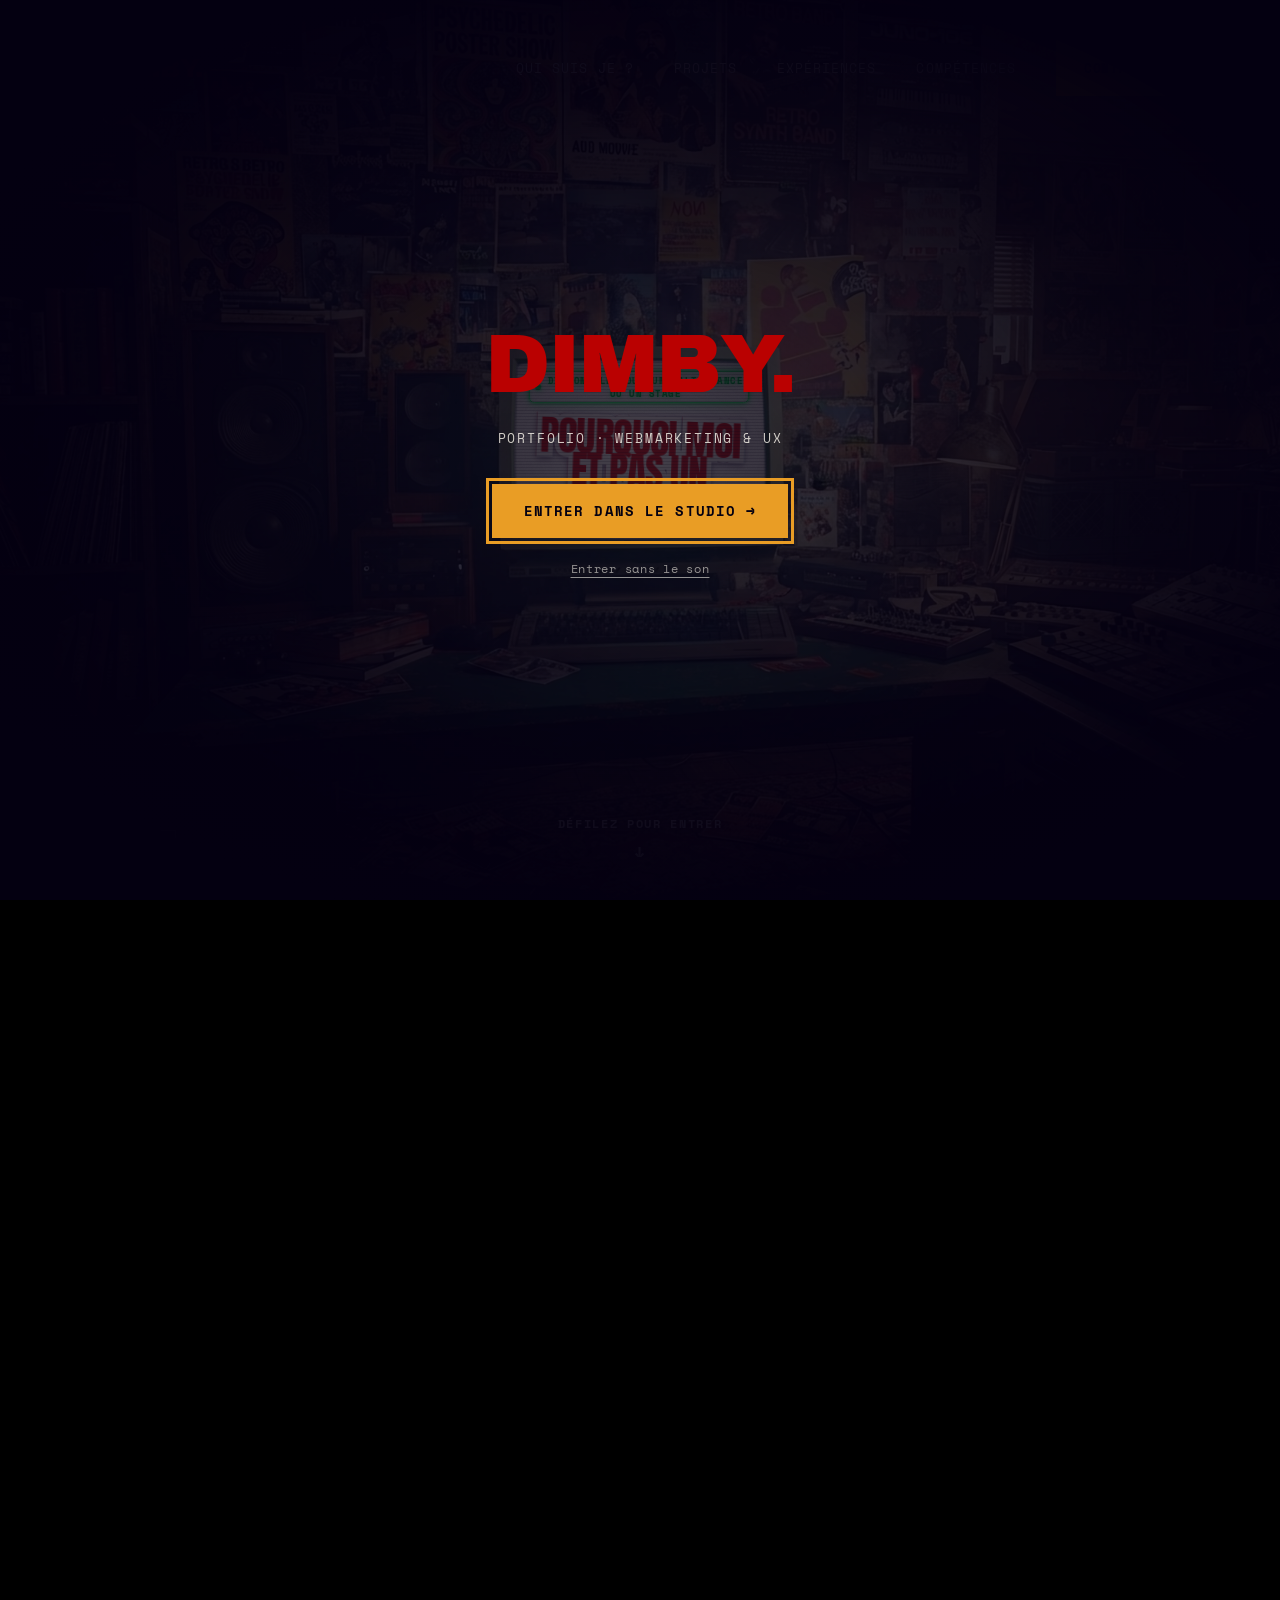
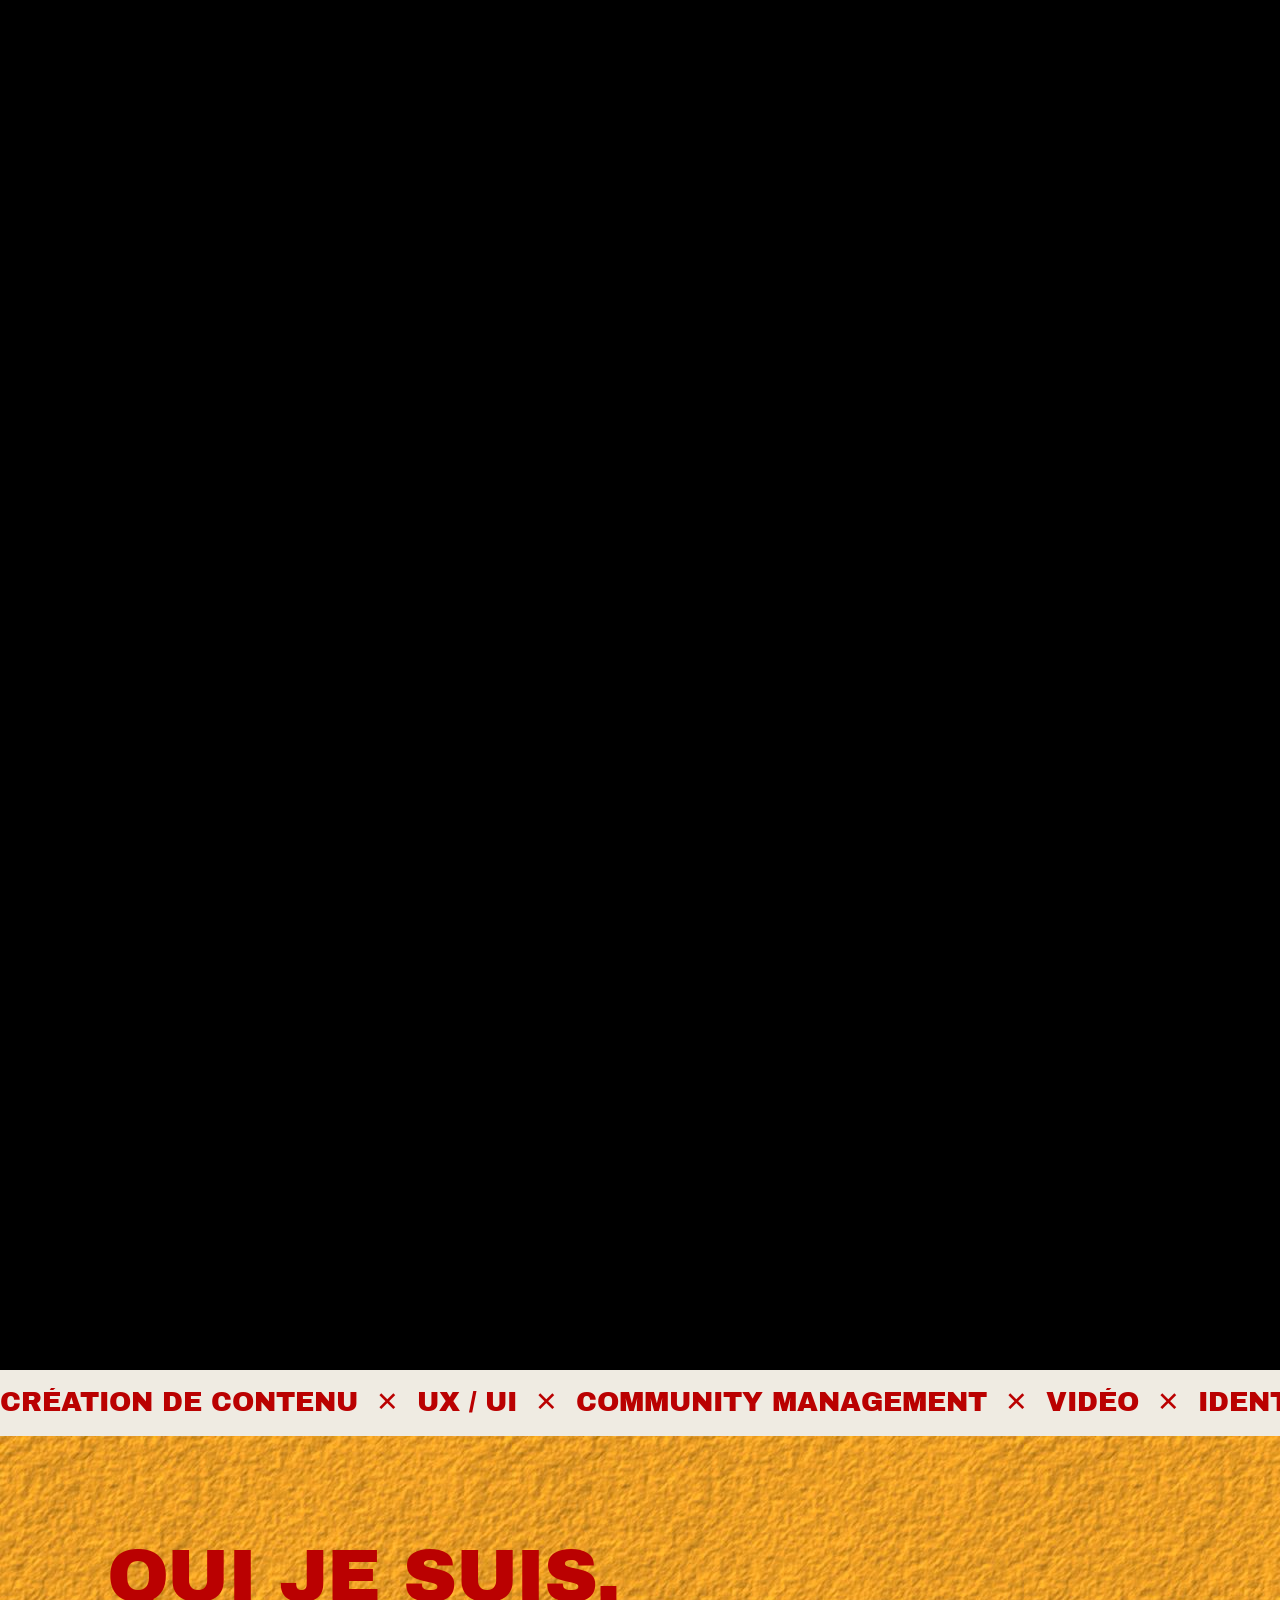
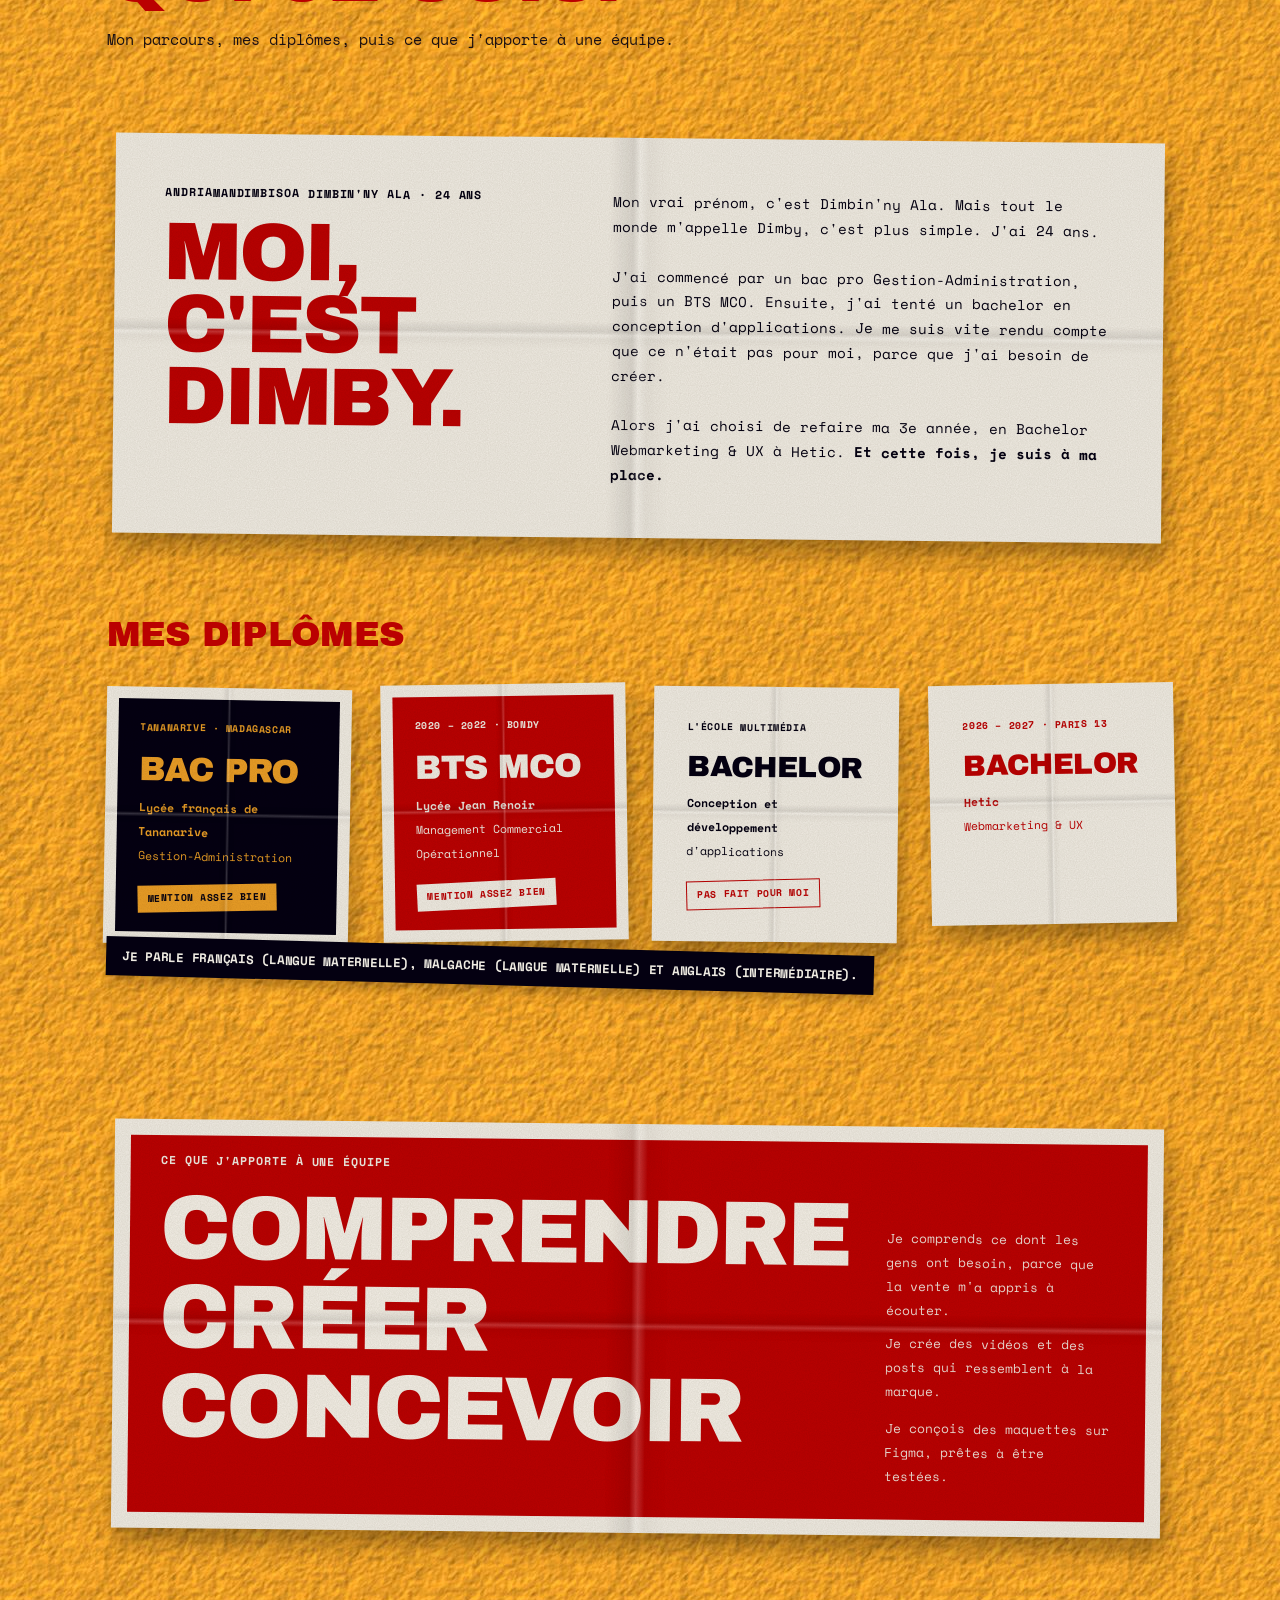
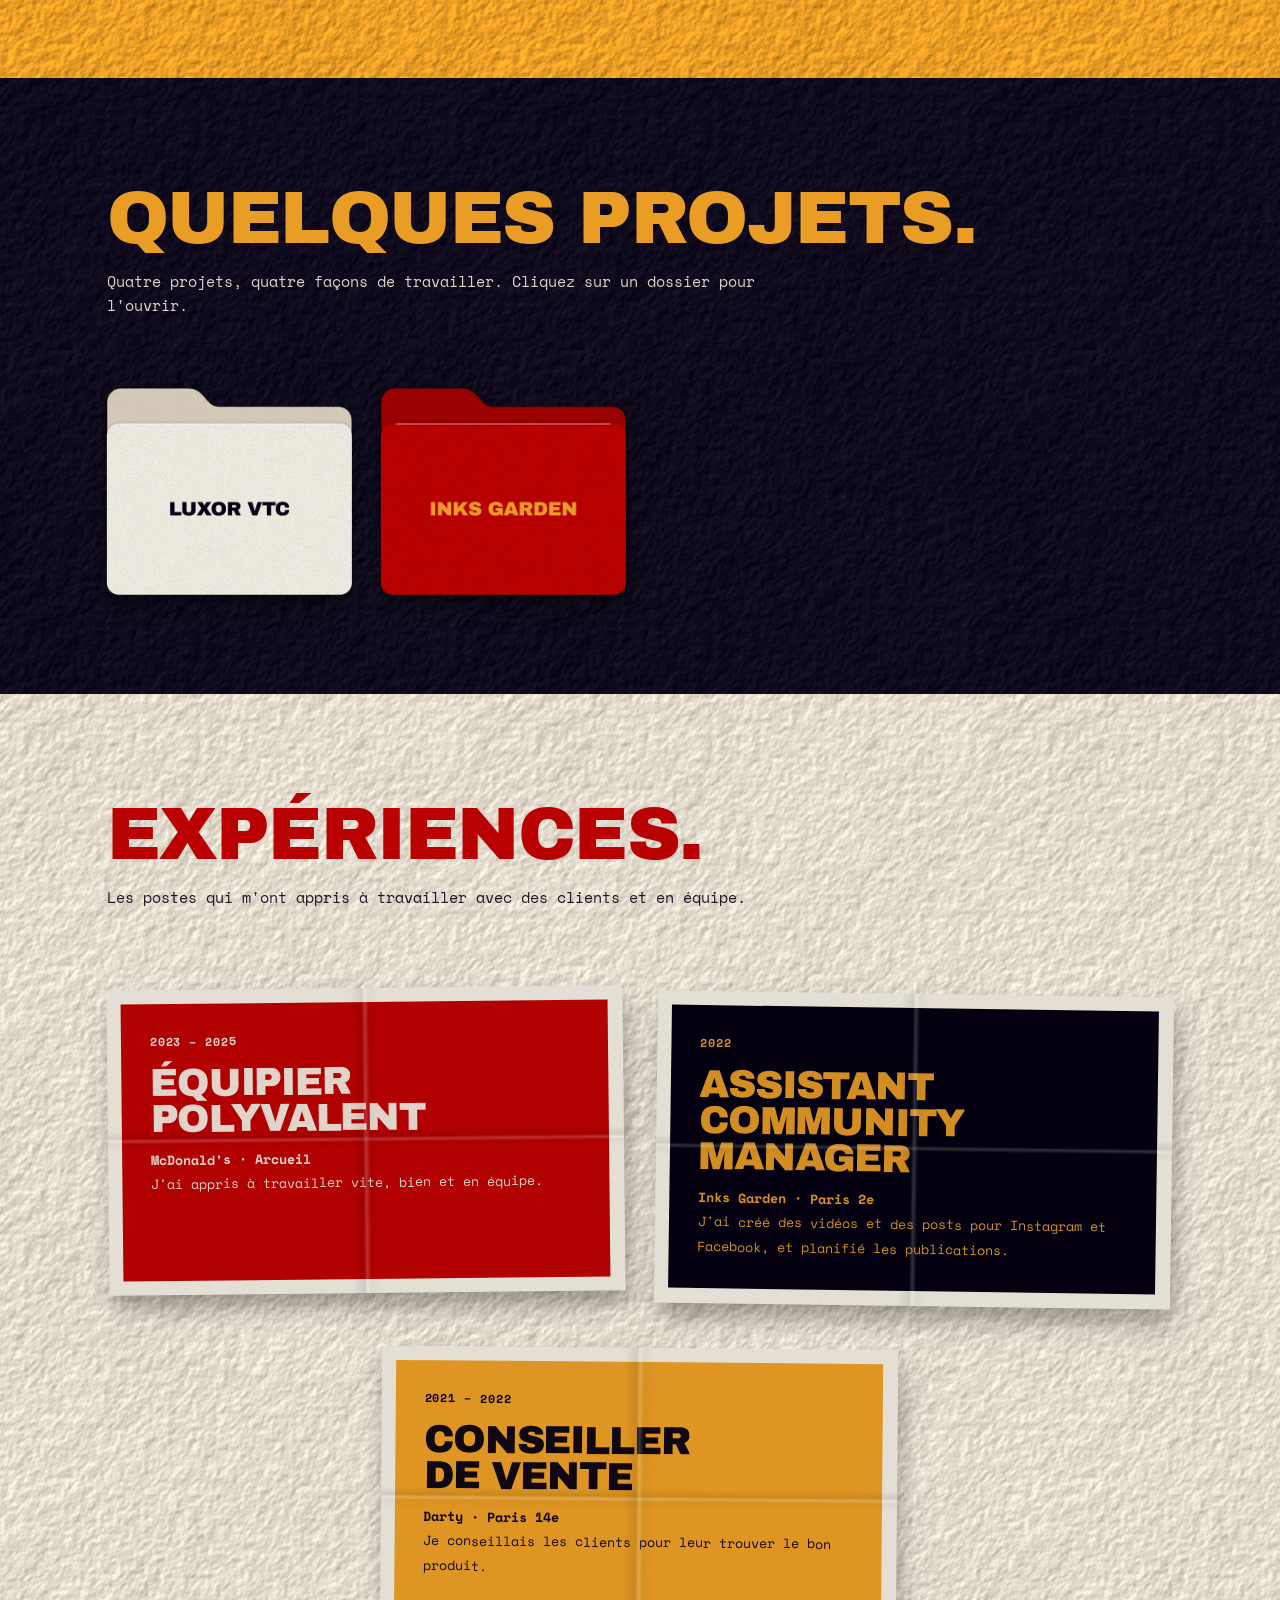
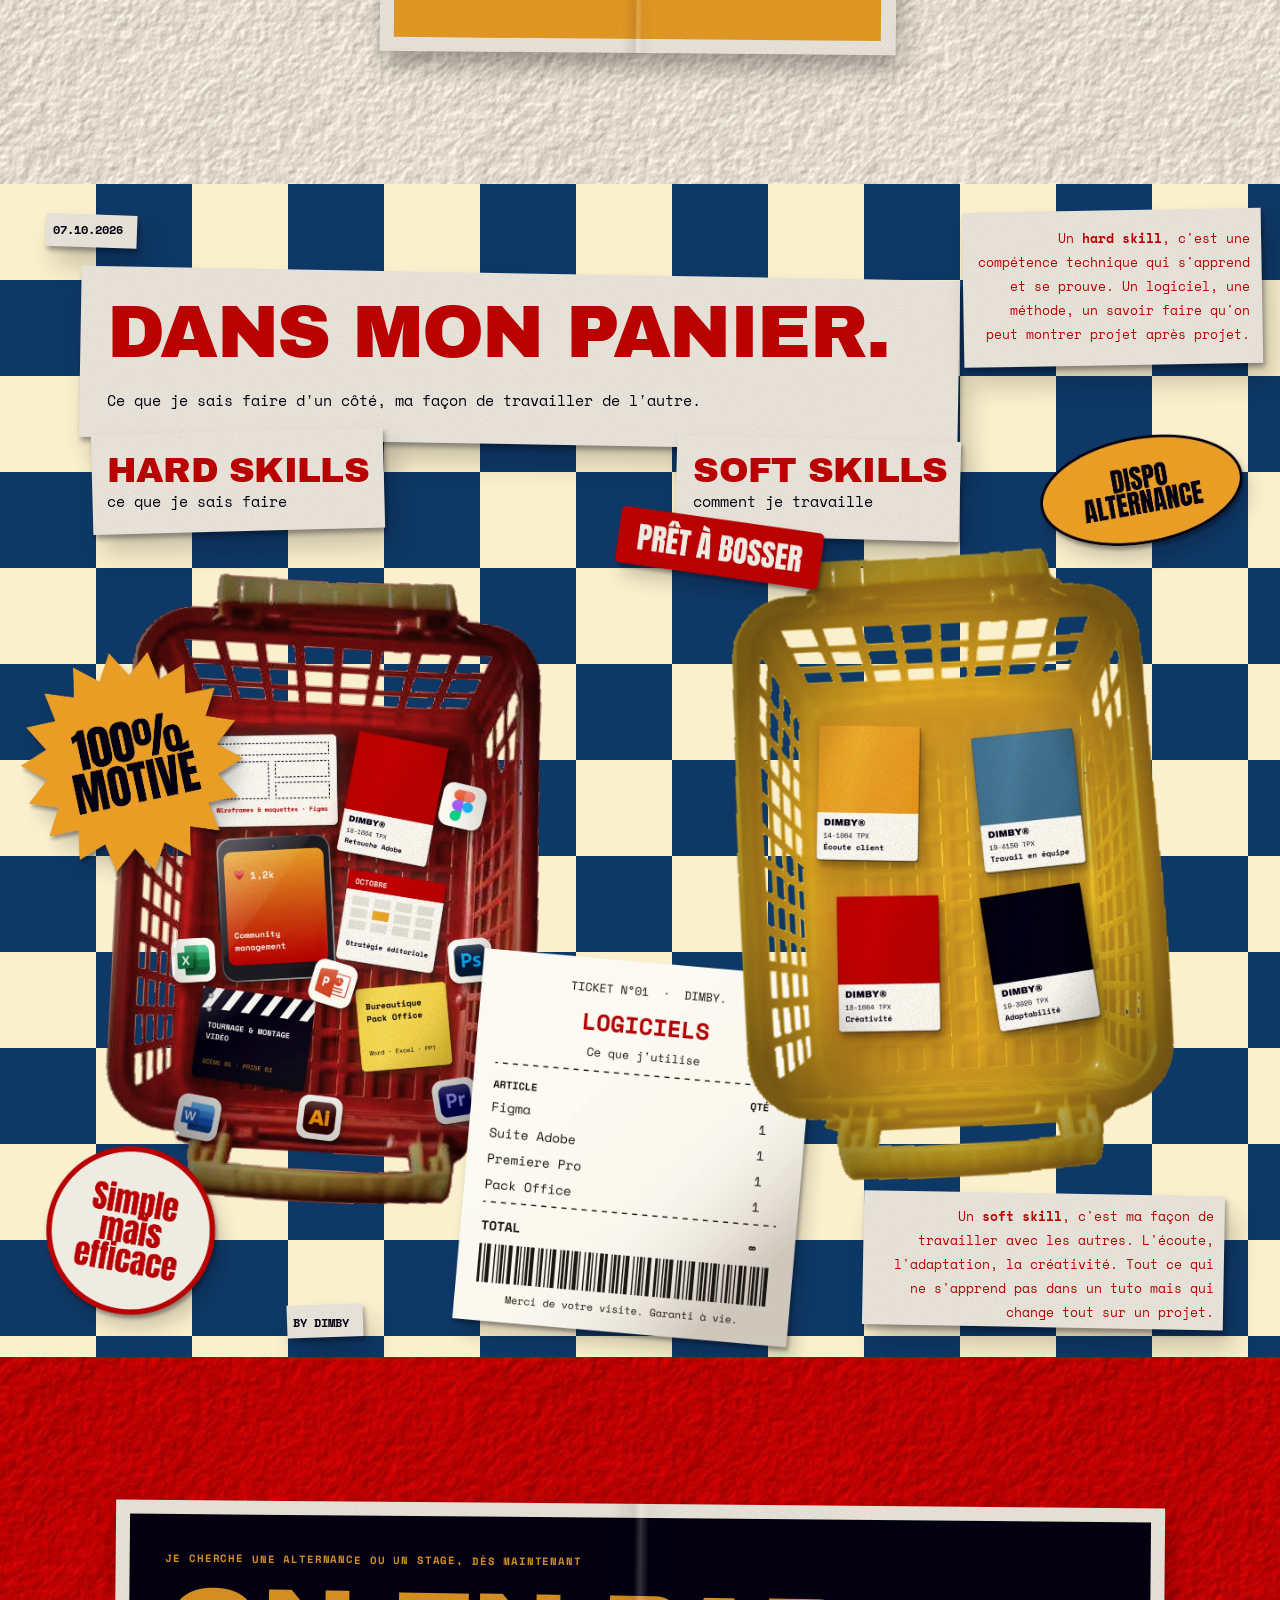
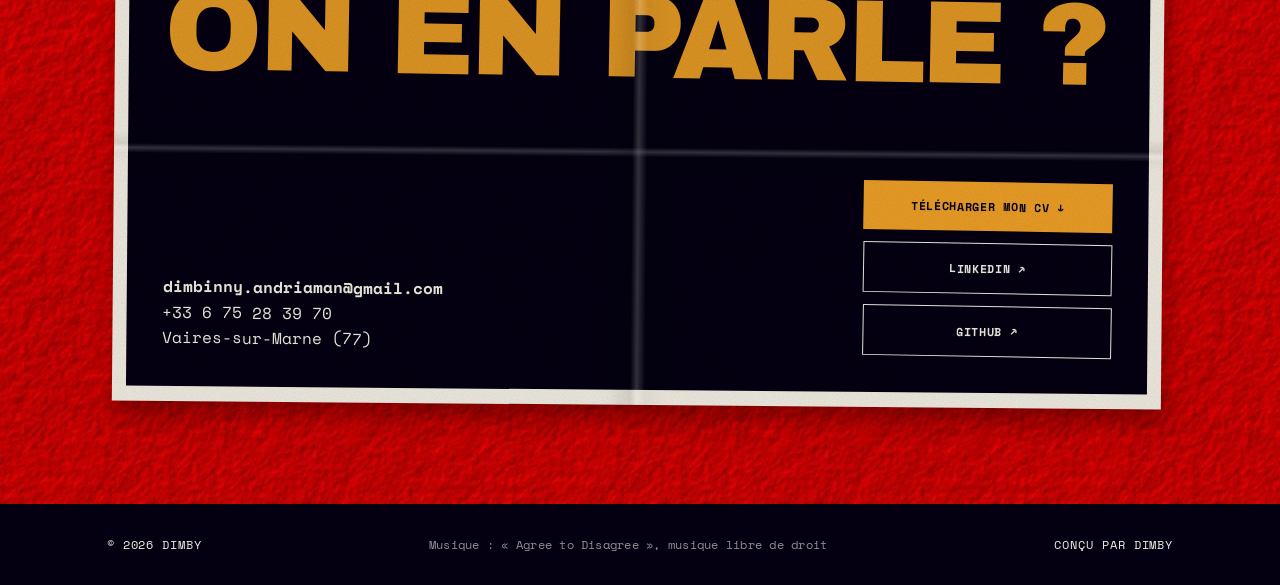
<file: index.html>
<!doctype html>
<html lang="fr">
<head>
<meta charset="utf-8">
<meta http-equiv="Content-Security-Policy" content="default-src 'self'; script-src 'self'; style-src 'self' 'unsafe-inline'; img-src 'self' data: https://*.goatcounter.com; font-src 'self'; connect-src 'self' https://*.goatcounter.com; media-src 'self'; object-src 'none'; base-uri 'self'; form-action 'none'; upgrade-insecure-requests">
<meta name="referrer" content="strict-origin-when-cross-origin">
<meta name="viewport" content="width=device-width, initial-scale=1">
<title>Dimby · Portfolio webmarketing & UX</title>
<meta name="description" content="Portfolio de Dimby, étudiant en webmarketing et UX à Hetic. Création de contenu, vidéo, UX/UI et community management.">
<meta property="og:title" content="Dimby · Portfolio webmarketing & UX">
<meta property="og:description" content="Portfolio de Dimby, étudiant en webmarketing et UX à Hetic. Création de contenu, vidéo, UX/UI et community management.">
<meta property="og:image" content="assets/img/accueil-studio.webp">
<link rel="icon" href="assets/favicon.svg" type="image/svg+xml">
<link rel="preload" href="assets/fonts/archivo-black.woff2" as="font" type="font/woff2" crossorigin>
<link rel="preload" href="assets/fonts/space-mono-400.woff2" as="font" type="font/woff2" crossorigin>
<link rel="stylesheet" href="assets/style.css">
</head>
<body class="home">
<div class="entree" role="dialog" aria-modal="true" aria-labelledby="entree-titre">
<div class="entree-contenu">
<p class="entree-logo" id="entree-titre">Dimby.</p>
<p class="entree-sous">Portfolio · Webmarketing &amp; UX</p>
<button class="entree-btn" type="button">Entrer dans le studio →</button>
<button class="entree-muet" type="button">Entrer sans le son</button>
</div>
</div>


<section id="accueil" class="sec hero-cine train ordi studio" data-figma="01 · Hero">
<div class="cine-colle">
<header class="nav"><a class="logo" href="#accueil">Dimby.</a><button class="burger" aria-expanded="false" aria-controls="menu" aria-label="Ouvrir le menu"><span></span><span></span></button><nav id="menu" class="liens"><a href="#qui-suis-je">Qui suis je ?</a><a href="#projets">Projets</a><a href="#experiences">Expériences</a><a href="#competences">Compétences</a><a class="nav-cta" href="#contact">Contact</a></nav></header>
<div class="cine-scene" aria-hidden="true">
<div class="cine-ecran"><div class="cine-mini">
<div class="cine-haut"><span class="statut neon"><i class="dot"></i><span class="neon-txt">Disponible pour une alternance ou un stage</span></span></div>
<div class="cine-milieu">
<div class="stk cine-titre" style="--swem:0.2364;--oc:#ece6da"><span class="stk-b" aria-hidden="true"><span>POURQUOI MOI
ET PAS UN
AUTRE ?</span></span><span class="stk-f"><span>POURQUOI MOI
ET PAS UN
AUTRE ?</span></span></div>
<div class="cine-droite">
<p class="accroche-nom">Dimbin’ny Ala Andriamandimbisoa · Webmarketing &amp; UX</p>
<p class="cine-texte">J’aime partir d’une idée et voir jusqu’où elle peut aller.<br>Une campagne peut devenir une vidéo, une vidéo peut donner envie de créer une page, une page peut raconter toute une histoire. Alors je teste, je crée, je recommence parfois, jusqu’à ce que l’idée prenne vraiment forme.</p>
<div class="cine-btns"><span class="cine-btn plein">Voir mes projets →</span><span class="cine-btn bord">Me contacter</span></div>
</div>
</div>
</div></div>
<img class="cine-photo" src="assets/img/accueil-studio.webp" width="2752" height="1536" alt="" decoding="async" fetchpriority="high">
</div>
<div class="cine-page"><div class="cine-contenu">
<div class="cine-haut"><span class="statut neon"><i class="dot"></i><span class="neon-txt">Disponible pour une alternance ou un stage</span></span></div>
<div class="cine-milieu">
<h1 class="stk cine-titre" style="--swem:0.2364;--oc:#ece6da"><span class="stk-b" aria-hidden="true"><span>POURQUOI MOI
ET PAS UN
AUTRE ?</span></span><span class="stk-f"><span>POURQUOI MOI
ET PAS UN
AUTRE ?</span></span></h1>
<div class="cine-droite">
<p class="accroche-nom">Dimbin’ny Ala Andriamandimbisoa · Webmarketing &amp; UX</p>
<p class="cine-texte">J’aime partir d’une idée et voir jusqu’où elle peut aller.<br>Une campagne peut devenir une vidéo, une vidéo peut donner envie de créer une page, une page peut raconter toute une histoire. Alors je teste, je crée, je recommence parfois, jusqu’à ce que l’idée prenne vraiment forme.</p>
<div class="cine-btns"><a class="cine-btn plein" href="#projets">Voir mes projets →</a><a class="cine-btn bord" href="#contact">Me contacter</a></div>
</div>
</div>
</div></div>
<div class="cine-indice" aria-hidden="true">Défilez pour entrer</div>
</div>
</section>
<section class="bandeau" style="background-color:#efebe2"><div class="marquee" aria-label="Création de contenu, UX / UI, community management, vidéo, identité de marque, montage"><div class="marquee-track" aria-hidden="true"><span style="--fs:30;--fsm:min(21px, calc((100vw - 104px) / 84.80));font-family:var(--f-titre);color:#ba0101;line-height:1.1;text-transform:uppercase">Création de contenu  ✕  UX / UI  ✕  Community management  ✕  Vidéo  ✕  Identité de marque  ✕  Montage  ✕  </span><span style="--fs:30;--fsm:min(21px, calc((100vw - 104px) / 84.80));font-family:var(--f-titre);color:#ba0101;line-height:1.1;text-transform:uppercase">Création de contenu  ✕  UX / UI  ✕  Community management  ✕  Vidéo  ✕  Identité de marque  ✕  Montage  ✕  </span><span style="--fs:30;--fsm:min(21px, calc((100vw - 104px) / 84.80));font-family:var(--f-titre);color:#ba0101;line-height:1.1;text-transform:uppercase">Création de contenu  ✕  UX / UI  ✕  Community management  ✕  Vidéo  ✕  Identité de marque  ✕  Montage  ✕  </span><span style="--fs:30;--fsm:min(21px, calc((100vw - 104px) / 84.80));font-family:var(--f-titre);color:#ba0101;line-height:1.1;text-transform:uppercase">Création de contenu  ✕  UX / UI  ✕  Community management  ✕  Vidéo  ✕  Identité de marque  ✕  Montage  ✕  </span></div></div></section>
<section id="qui-suis-je" class="sec" style="background-color:#c6925c;background-image:url(assets/tex/papier-moutarde.jpg);background-size:512px" data-figma="02 · À propos">
<div class="stage" style="--h:2073">
<h2 class="el t titre" style="--x:120;--y:120;--w:579;z-index:1;text-align:left"><span style="--fs:84;--fsm:min(51px, calc((100vw - 104px) / 9.60));font-family:var(--f-titre);color:#ba0101;letter-spacing:-0.020em;line-height:0.90;text-transform:uppercase">Qui je suis.</span></h2>
<div class="el t" style="--x:120;--y:216;--w:760;z-index:2;text-align:left"><span style="--fs:17;--fsm:17px;font-family:var(--f-texte);color:rgba(4,0,17,0.90);line-height:1.50">Mon parcours, mes diplômes, puis ce que j&#x27;apporte à une équipe.</span></div>
<div class="el poster two" style="--x:127.8;--y:340.2;--w:1180;--r:0.6deg;z-index:3;--h:420;--in:0;background-color:#efebe2"><div class="ap" style="--bx:560;--by:60;--pl:56;--pt:56"><div class="pcol"><p class="pi"><span style="--fs:13;--fsm:13px;font-family:var(--f-texte);color:#040011;font-weight:700;letter-spacing:0.080em;line-height:1.5;text-transform:uppercase">Andriamandimbisoa Dimbin&#x27;ny Ala  ·  24 ans</span></p><p class="pi"><span style="--fs:92;--fsm:min(55px, calc((100vw - 104px) / 4.80));font-family:var(--f-titre);color:#ba0101;letter-spacing:-0.030em;line-height:0.88;text-transform:uppercase">Moi,
c&#x27;est
Dimby.</span></p></div><div class="pcol pcol-b"><p class="pi"><span style="--fs:16;--fsm:16px;font-family:var(--f-texte);color:#040011;line-height:1.60">Mon vrai prénom, c&#x27;est Dimbin&#x27;ny Ala. Mais tout le monde m&#x27;appelle Dimby, c&#x27;est plus simple. J&#x27;ai 24 ans.

J&#x27;ai commencé par un bac pro Gestion-Administration, puis un BTS MCO. Ensuite, j&#x27;ai tenté un bachelor en conception d&#x27;applications. Je me suis vite rendu compte que ce n&#x27;était pas pour moi, parce que j&#x27;ai besoin de créer.

Alors j&#x27;ai choisi de refaire ma 3e année, en Bachelor Webmarketing &amp; UX à Hetic. </span><span style="--fs:16;--fsm:16px;font-family:var(--f-texte);color:#040011;font-weight:700;line-height:1.60">Et cette fois, je suis à ma place.</span></p></div></div></div>
<div class="el t" style="--x:120;--y:876;--w:332;z-index:4;text-align:left"><span style="--fs:40;--fsm:min(33px, calc((100vw - 104px) / 9.60));font-family:var(--f-titre);color:#ba0101;letter-spacing:-0.020em;line-height:1.1;text-transform:uppercase">Mes diplômes</span></div>
<div class="el poster has-ap" style="--x:117.6;--y:958.4;--w:276;--r:1deg;z-index:5;--h:270;--in:14;background-color:#efebe2"><div class="ap" style="background:#040011;--pl:24;--pt:24"><p class="pi"><span style="--fs:11;--fsm:11px;font-family:var(--f-texte);color:#e99d25;font-weight:700;letter-spacing:0.060em;line-height:1.5;text-transform:uppercase">Tananarive · Madagascar</span></p><p class="pi"><span style="--fs:38;--fsm:min(32px, calc((100vw - 104px) / 5.60));font-family:var(--f-titre);color:#e99d25;letter-spacing:-0.020em;line-height:0.92;text-transform:uppercase">Bac pro</span></p><p class="pi"><span style="--fs:13;--fsm:13px;font-family:var(--f-texte);color:#e99d25;font-weight:700;line-height:1.55">Lycée français de Tananarive
</span><span style="--fs:13;--fsm:13px;font-family:var(--f-texte);color:#e99d25;line-height:1.55">Gestion-Administration</span></p><span class="lab mini" style="--pt:6;--pr:10;--pb:6;--pl:10;background:#e99d25;--r:-2deg"><span style="--fs:11;--fsm:11px;font-family:var(--f-texte);color:#040011;font-weight:700;letter-spacing:0.060em;line-height:1.5;text-transform:uppercase">Mention assez bien</span></span></div></div>
<div class="el poster has-ap" style="--x:429.9;--y:954.1;--w:276;--r:-0.8deg;z-index:6;--h:270;--in:14;background-color:#efebe2"><div class="ap" style="background:#ba0101;--pl:24;--pt:24"><p class="pi"><span style="--fs:11;--fsm:11px;font-family:var(--f-texte);color:#efebe2;font-weight:700;letter-spacing:0.060em;line-height:1.5;text-transform:uppercase">2020 – 2022 · Bondy</span></p><p class="pi"><span style="--fs:38;--fsm:min(32px, calc((100vw - 104px) / 5.60));font-family:var(--f-titre);color:#efebe2;letter-spacing:-0.020em;line-height:0.92;text-transform:uppercase">BTS MCO</span></p><p class="pi"><span style="--fs:13;--fsm:13px;font-family:var(--f-texte);color:#efebe2;font-weight:700;line-height:1.55">Lycée Jean Renoir
</span><span style="--fs:13;--fsm:13px;font-family:var(--f-texte);color:#efebe2;line-height:1.55">Management Commercial Opérationnel</span></p><span class="lab mini" style="--pt:6;--pr:10;--pb:6;--pl:10;background:#efebe2;--r:-2deg"><span style="--fs:11;--fsm:11px;font-family:var(--f-texte);color:#ba0101;font-weight:700;letter-spacing:0.060em;line-height:1.5;text-transform:uppercase">Mention assez bien</span></span></div></div>
<div class="el poster" style="--x:734.6;--y:957.4;--w:276;--r:0.6deg;z-index:7;--h:270;--in:0;background-color:#efebe2"><div class="ap" style="--pl:38;--pt:38"><p class="pi"><span style="--fs:11;--fsm:11px;font-family:var(--f-texte);color:#040011;font-weight:700;letter-spacing:0.060em;line-height:1.5;text-transform:uppercase">L&#x27;École Multimédia</span></p><p class="pi"><span style="--fs:33;--fsm:min(30px, calc((100vw - 104px) / 6.40));font-family:var(--f-titre);color:#040011;letter-spacing:-0.020em;line-height:0.92;text-transform:uppercase">Bachelor</span></p><p class="pi"><span style="--fs:13;--fsm:13px;font-family:var(--f-texte);color:#040011;font-weight:700;line-height:1.55">Conception et développement
</span><span style="--fs:13;--fsm:13px;font-family:var(--f-texte);color:#040011;line-height:1.55">d&#x27;applications</span></p><span class="lab mini" style="--pt:6;--pr:10;--pb:6;--pl:10;background:#efebe2;--bw:1.5;border-color:#ba0101;--r:-2deg"><span style="--fs:11;--fsm:11px;font-family:var(--f-texte);color:#ba0101;font-weight:700;letter-spacing:0.060em;line-height:1.5;text-transform:uppercase">Pas fait pour moi</span></span></div></div>
<div class="el poster" style="--x:1046.3;--y:953.6;--w:276;--r:-1deg;z-index:8;--h:270;--in:0;background-color:#efebe2"><div class="ap" style="--pl:38;--pt:38"><p class="pi"><span style="--fs:11;--fsm:11px;font-family:var(--f-texte);color:#ba0101;font-weight:700;letter-spacing:0.060em;line-height:1.5;text-transform:uppercase">2026 – 2027 · Paris 13</span></p><p class="pi"><span style="--fs:33;--fsm:min(30px, calc((100vw - 104px) / 6.40));font-family:var(--f-titre);color:#ba0101;letter-spacing:-0.020em;line-height:0.92;text-transform:uppercase">Bachelor</span></p><p class="pi"><span style="--fs:13;--fsm:13px;font-family:var(--f-texte);color:#ba0101;font-weight:700;line-height:1.55">Hetic
</span><span style="--fs:13;--fsm:13px;font-family:var(--f-texte);color:#ba0101;line-height:1.55">Webmarketing &amp; UX</span></p></div></div>
<div class="el lab sh" style="--x:119.3;--y:1282.1;--w:926;--r:1.5deg;z-index:9;--pt:10;--pr:16;--pb:10;--pl:16;background:#040011"><span style="--fs:14;--fsm:14px;font-family:var(--f-texte);color:#efebe2;font-weight:700;letter-spacing:0.060em;line-height:1.5;text-transform:uppercase">Je parle français (langue maternelle), malgache (langue maternelle) et anglais (intermédiaire).</span></div>
<div class="el poster two has-ap" style="--x:127.6;--y:1449.2;--w:1180;--r:0.6deg;z-index:10;--h:460;--in:18;background-color:#efebe2"><div class="ap" style="background:#ba0101;--bx:851.2;--by:97.3;--pl:34;--pt:18"><div class="pcol"><p class="pi"><span style="--fs:13;--fsm:13px;font-family:var(--f-texte);color:#efebe2;font-weight:700;letter-spacing:0.080em;line-height:1.5;text-transform:uppercase">Ce que j&#x27;apporte à une équipe</span></p><p class="pi"><span style="--fs:102;--fsm:min(59px, calc((100vw - 104px) / 8.00));font-family:var(--f-titre);color:#f2eee5;letter-spacing:-0.030em;line-height:0.86;text-transform:uppercase">Comprendre
Créer
Concevoir</span></p></div><div class="pcol pcol-b"><p class="pi"><span style="--fs:14.5;--fsm:14.5px;font-family:var(--f-texte);color:rgba(242,238,229,0.92);line-height:1.50">Je comprends ce dont les gens ont besoin, parce que la vente m&#x27;a appris à écouter.</span></p><p class="pi"><span style="--fs:14.5;--fsm:14.5px;font-family:var(--f-texte);color:rgba(242,238,229,0.92);line-height:1.50">Je crée des vidéos et des posts qui ressemblent à la marque.</span></p><p class="pi"><span style="--fs:14.5;--fsm:14.5px;font-family:var(--f-texte);color:rgba(242,238,229,0.92);line-height:1.50">Je conçois des maquettes sur Figma, prêtes à être testées.</span></p></div></div></div>
</div>
</section>
<section id="projets" class="sec" style="background-color:#040011;background-image:url(assets/tex/mur-nuit.jpg);background-size:512px" data-figma="03 · Projets">
<div class="stage" style="--h:692.7">
<h2 class="el t titre" style="--x:120;--y:120;--w:1200;z-index:1;text-align:left"><span style="--fs:84;--fsm:min(51px, calc((100vw - 104px) / 13.60));font-family:var(--f-titre);color:#e99d25;letter-spacing:-0.020em;line-height:0.90;text-transform:uppercase">Quelques projets.</span></h2>
<div class="el t" style="--x:120;--y:216;--w:760;z-index:2;text-align:left"><span style="--fs:17;--fsm:17px;font-family:var(--f-texte);color:rgba(239,235,226,0.90);line-height:1.50">Quatre projets, quatre façons de travailler. Cliquez sur un dossier pour l&#x27;ouvrir.</span></div>
<a class="el img dossier link" href="luxor-vtc.html" style="--x:102;--y:340;--w:312;z-index:3;--iw:312"><img src="assets/img/dossier-luxor.webp" width="312" height="268" alt="Luxor VTC" loading="lazy" decoding="async"></a>
<a class="el img dossier link" href="inks-garden.html" style="--x:410.1;--y:340;--w:312;z-index:4;--iw:312"><img src="assets/img/dossier-inks.webp" width="312" height="268" alt="Inks Garden" loading="lazy" decoding="async"></a>
<a class="el img dossier link" href="video.html" style="--x:718.1;--y:340;--w:312;z-index:5;--iw:312"><img src="assets/img/dossier-video.webp" width="312" height="268" alt="Vidéo" loading="lazy" decoding="async"></a>
<a class="el img dossier link" href="skate-aux-jo.html" style="--x:1026.1;--y:340;--w:312;z-index:6;--iw:312"><img src="assets/img/dossier-skate.webp" width="312" height="268" alt="Skate aux JO" loading="lazy" decoding="async"></a>
</div>
</section>
<section id="experiences" class="sec" style="background-color:#e2dbcd;background-image:url(assets/tex/papier-creme.jpg);background-size:512px" data-figma="04 · Expériences">
<div class="stage" style="--h:1226">
<h2 class="el t titre" style="--x:120;--y:120;--w:1200;z-index:1;text-align:left"><span style="--fs:84;--fsm:min(51px, calc((100vw - 104px) / 9.60));font-family:var(--f-titre);color:#ba0101;letter-spacing:-0.020em;line-height:0.90;text-transform:uppercase">Expériences.</span></h2>
<div class="el t" style="--x:120;--y:216;--w:760;z-index:2;text-align:left"><span style="--fs:17;--fsm:17px;font-family:var(--f-texte);color:rgba(4,0,17,0.90);line-height:1.50">Les postes qui m&#x27;ont appris à travailler avec des clients et en équipe.</span></div>
<div class="el poster has-ap" style="--x:121.8;--y:331;--w:580;--r:-0.6deg;z-index:3;--h:343;--in:16;background-color:#efebe2"><div class="ap" style="background:#ba0101;--pl:32;--pt:32"><p class="pi"><span style="--fs:13;--fsm:13px;font-family:var(--f-texte);color:rgba(239,235,226,0.95);font-weight:700;letter-spacing:0.080em;line-height:1.5;text-transform:uppercase">2023 – 2025</span></p><p class="pi"><span style="--fs:44;--fsm:min(34px, calc((100vw - 104px) / 8.00));font-family:var(--f-titre);color:rgba(239,235,226,0.95);letter-spacing:-0.030em;line-height:0.92;text-transform:uppercase">Équipier
polyvalent</span></p><p class="pi"><span style="--fs:15;--fsm:15px;font-family:var(--f-texte);color:rgba(239,235,226,0.95);font-weight:700;line-height:1.60">McDonald&#x27;s · Arcueil
</span><span style="--fs:15;--fsm:15px;font-family:var(--f-texte);color:rgba(239,235,226,0.95);line-height:1.60">J&#x27;ai appris à travailler vite, bien et en équipe.</span></p></div></div>
<div class="el poster has-ap" style="--x:737.6;--y:338;--w:580;--r:0.8deg;z-index:4;--h:343;--in:16;background-color:#efebe2"><div class="ap" style="background:#040011;--pl:32;--pt:32"><p class="pi"><span style="--fs:13;--fsm:13px;font-family:var(--f-texte);color:rgba(233,157,37,0.95);font-weight:700;letter-spacing:0.080em;line-height:1.5;text-transform:uppercase">2022</span></p><p class="pi"><span style="--fs:44;--fsm:min(34px, calc((100vw - 104px) / 7.20));font-family:var(--f-titre);color:rgba(233,157,37,0.95);letter-spacing:-0.030em;line-height:0.92;text-transform:uppercase">Assistant
community
manager</span></p><p class="pi"><span style="--fs:15;--fsm:15px;font-family:var(--f-texte);color:rgba(233,157,37,0.95);font-weight:700;line-height:1.60">Inks Garden · Paris 2e
</span><span style="--fs:15;--fsm:15px;font-family:var(--f-texte);color:rgba(233,157,37,0.95);line-height:1.60">J&#x27;ai créé des vidéos et des posts pour Instagram et Facebook, et planifié les publications.</span></p></div></div>
<div class="el poster has-ap" style="--x:428.6;--y:735.3;--w:580;--r:0.5deg;z-index:5;--h:343;--in:16;background-color:#efebe2"><div class="ap" style="background:#e99d25;--pl:32;--pt:32"><p class="pi"><span style="--fs:13;--fsm:13px;font-family:var(--f-texte);color:rgba(4,0,17,0.95);font-weight:700;letter-spacing:0.080em;line-height:1.5;text-transform:uppercase">2021 – 2022</span></p><p class="pi"><span style="--fs:44;--fsm:min(34px, calc((100vw - 104px) / 8.00));font-family:var(--f-titre);color:rgba(4,0,17,0.95);letter-spacing:-0.030em;line-height:0.92;text-transform:uppercase">Conseiller
de vente</span></p><p class="pi"><span style="--fs:15;--fsm:15px;font-family:var(--f-texte);color:rgba(4,0,17,0.95);font-weight:700;line-height:1.60">Darty · Paris 14e
</span><span style="--fs:15;--fsm:15px;font-family:var(--f-texte);color:rgba(4,0,17,0.95);line-height:1.60">Je conseillais les clients pour leur trouver le bon produit.</span></p></div></div>
</div>
</section>
<section id="competences" class="sec damier" style="background-color:#fbf0cd" data-figma="05 · Compétences">
<div class="stage" style="--h:1320">
<div class="el t onpaper" style="--x:60;--y:40;--w:86;z-index:5;text-align:left"><span style="--fs:14;--fsm:14px;font-family:var(--f-texte);color:#040011;font-weight:700;line-height:1.5">07.10.2026</span></div>
<h2 class="el t titre onpaper" style="--x:120;--y:120;--w:933;z-index:7;text-align:left"><span style="--fs:84;--fsm:min(51px, calc((100vw - 104px) / 14.40));font-family:var(--f-titre);color:#ba0101;letter-spacing:-0.020em;line-height:1.1;text-transform:uppercase">Dans mon panier.</span></h2>
<div class="el t onpaper" style="--x:120;--y:231;--w:688;z-index:8;text-align:left"><span style="--fs:17;--fsm:17px;font-family:var(--f-texte);color:#040011;line-height:1.50">Ce que je sais faire d&#x27;un côté, ma façon de travailler de l&#x27;autre.</span></div>
<div class="el t onpaper" style="--x:120;--y:300;--w:292;z-index:12;text-align:left"><span style="--fs:40;--fsm:min(33px, calc((100vw - 104px) / 8.80));font-family:var(--f-titre);color:#ba0101;letter-spacing:-0.020em;line-height:1.1;text-transform:uppercase">Hard skills</span><span style="--fs:17;--fsm:17px;font-family:var(--f-texte);color:#040011;line-height:1.50">
ce que je sais faire</span></div>
<div class="el t onpaper" style="--x:1100;--y:50;--w:300;z-index:10;text-align:right"><span style="--fs:15;--fsm:15px;font-family:var(--f-texte);color:#ba0101;line-height:1.50">Un </span><span style="--fs:15;--fsm:15px;font-family:var(--f-texte);color:#ba0101;font-weight:700;line-height:1.50">hard skill</span><span style="--fs:15;--fsm:15px;font-family:var(--f-texte);color:#ba0101;line-height:1.50">, c&#x27;est une compétence technique qui s&#x27;apprend et se prouve. Un logiciel, une méthode, un savoir faire qu&#x27;on peut montrer projet après projet.</span></div>
<div class="el img" style="--x:54.1;--y:386;--w:660;z-index:13;--iw:660"><img src="assets/img/panier-hard.webp" width="660" height="870" alt="Hard skills" loading="lazy" decoding="async"></div>
<div class="el img sm" style="--x:0;--y:468;--w:306;z-index:14;--iw:306"><img src="assets/img/sticker-motive.webp" width="306" height="312" alt="100% motivé" loading="lazy" decoding="async"></div>
<div class="el img" style="--x:492.6;--y:852;--w:460;z-index:15;--iw:460"><img src="assets/img/ticket-logiciels.webp" width="460" height="497" alt="Logiciels" loading="lazy" decoding="async"></div>
<div class="el t onpaper" style="--x:780;--y:300;--w:284;z-index:17;text-align:left"><span style="--fs:40;--fsm:min(33px, calc((100vw - 104px) / 8.80));font-family:var(--f-titre);color:#ba0101;letter-spacing:-0.020em;line-height:1.1;text-transform:uppercase">Soft skills</span><span style="--fs:17;--fsm:17px;font-family:var(--f-texte);color:#040011;line-height:1.50">
comment je travaille</span></div>
<div class="el img" style="--x:754;--y:357.7;--w:660;z-index:18;--iw:660"><img src="assets/img/panier-soft.webp" width="660" height="870" alt="Soft skills" loading="lazy" decoding="async"></div>
<div class="el img sm" style="--x:675.9;--y:387.8;--w:284;z-index:19;--iw:284"><img src="assets/img/sticker-pret.webp" width="284" height="142" alt="Prêt à bosser" loading="lazy" decoding="async"></div>
<div class="el img sm" style="--x:1153.9;--y:230.1;--w:276;z-index:20;--iw:276"><img src="assets/img/sticker-dispo.webp" width="276" height="182" alt="Dispo alternance" loading="lazy" decoding="async"></div>
<div class="el t onpaper" style="--x:990;--y:1150;--w:370;z-index:22;text-align:right"><span style="--fs:15;--fsm:15px;font-family:var(--f-texte);color:#ba0101;line-height:1.50">Un </span><span style="--fs:15;--fsm:15px;font-family:var(--f-texte);color:#ba0101;font-weight:700;line-height:1.50">soft skill</span><span style="--fs:15;--fsm:15px;font-family:var(--f-texte);color:#ba0101;line-height:1.50">, c&#x27;est ma façon de travailler avec les autres. L&#x27;écoute, l&#x27;adaptation, la créativité. Tout ce qui ne s&#x27;apprend pas dans un tuto mais qui change tout sur un projet.</span></div>
<div class="el img sm" style="--x:36;--y:1100;--w:238;z-index:23;--iw:238"><img src="assets/img/sticker-simple.webp" width="238" height="246" alt="Simple mais efficace" loading="lazy" decoding="async"></div>
<div class="el t onpaper" style="--x:330;--y:1270;--w:69;z-index:3;text-align:left"><span style="--fs:14;--fsm:14px;font-family:var(--f-texte);color:#040011;font-weight:700;line-height:1.5">BY DIMBY</span></div>
<div class="el paper" aria-hidden="true" style="--x:51.3;--y:33.8;--w:102;--r:2deg;z-index:4;--hh:37"></div>
<div class="el paper" aria-hidden="true" style="--x:1083.5;--y:29.1;--w:336;--r:-1deg;z-index:9;--hh:174"></div>
<div class="el paper" aria-hidden="true" style="--x:90.2;--y:100.6;--w:989;--r:1deg;z-index:6;--hh:192"></div>
<div class="el paper" aria-hidden="true" style="--x:103.4;--y:277.7;--w:328;--r:-1.5deg;z-index:11;--hh:113"></div>
<div class="el paper" aria-hidden="true" style="--x:760.5;--y:286.2;--w:320;--r:1.5deg;z-index:16;--hh:113"></div>
<div class="el paper" aria-hidden="true" style="--x:970.7;--y:1135.5;--w:406;--r:1deg;z-index:21;--hh:151"></div>
<div class="el paper" aria-hidden="true" style="--x:322.6;--y:1260.5;--w:85;--r:-2deg;z-index:2;--hh:37"></div>
</div>
</section>
<section id="contact" class="sec" style="background-color:#ba0101;background-image:url(assets/tex/mur-rouge.jpg);background-size:512px" data-figma="06 · Contact">
<div class="stage" style="--h:840">
<div class="el poster contact has-ap" style="--x:127.8;--y:165.1;--w:1180;--r:0.5deg;z-index:1;--h:500;--in:16;background-color:#efebe2"><div class="ap" style="background:#040011;--pl:40;--pt:40"><p class="pi"><span style="--fs:12;--fsm:12px;font-family:var(--f-texte);color:rgba(233,157,37,0.95);font-weight:700;letter-spacing:0.080em;line-height:1.5;text-transform:uppercase">Je cherche une alternance ou un stage, dès maintenant</span></p><h2 class="pi titre"><span style="--fs:132;--fsm:min(71px, calc((100vw - 104px) / 10.40));font-family:var(--f-titre);color:rgba(233,157,37,0.95);letter-spacing:-0.030em;line-height:0.88;text-transform:uppercase">On en parle ?</span></h2><div class="contact-bas"><address class="pi"><a href="mailto:dimbinny.andriaman@gmail.com"><span style="--fs:18;--fsm:18px;font-family:var(--f-texte);color:#efebe2;font-weight:700;line-height:1.60">dimbinny.andriaman@gmail.com</span></a><br><a href="tel:+33675283970"><span style="--fs:18;--fsm:18px;font-family:var(--f-texte);color:#efebe2;line-height:1.60">+33 6 75 28 39 70</span></a><br><span style="--fs:18;--fsm:18px;font-family:var(--f-texte);color:#efebe2;line-height:1.60">Vaires-sur-Marne (77)</span></address><div class="contact-btns"><a class="lab btn" href="assets/cv-dimby.pdf" target="_blank" rel="noopener" style="background:#e99d25"><span style="--fs:13;--fsm:13px;font-family:var(--f-texte);color:#040011;font-weight:700;letter-spacing:0.060em;line-height:1.5;text-transform:uppercase">Télécharger mon CV ↓</span></a><a class="lab btn bord" href="https://www.linkedin.com/in/dimbin%E2%80%99ny-ala-andriamandimbisoa-4b6672249/" target="_blank" rel="noopener" style="--bw:1.5;border-color:#efebe2"><span style="--fs:13;--fsm:13px;font-family:var(--f-texte);color:#efebe2;font-weight:700;letter-spacing:0.060em;line-height:1.5;text-transform:uppercase">LinkedIn ↗</span></a><a class="lab btn bord" href="https://github.com/Malagaskurt" target="_blank" rel="noopener" style="--bw:1.5;border-color:#efebe2"><span style="--fs:13;--fsm:13px;font-family:var(--f-texte);color:#efebe2;font-weight:700;letter-spacing:0.060em;line-height:1.5;text-transform:uppercase">GitHub ↗</span></a></div></div></div></div>
</div>
</section>
<footer class="footer">
  <span>© 2026 Dimby</span>
  <span class="credit-musique">Musique : « Agree to Disagree », musique libre de droit</span>
  <span>Conçu par Dimby</span>
</footer>
<div class="platine-zone"><button class="platine" type="button" data-piste="assets/audio/agree-to-disagree.mp3" aria-pressed="false" title="Musique d'ambiance du studio"><span class="platine-txt">Lancer le son</span></button></div>
<script src="assets/site.js" defer></script>
<script src="assets/stats.js" defer></script>
<script src="assets/vendor/motion.js" defer></script>
<script src="assets/animations.js" defer></script>
<script src="assets/vinyle.js" defer></script>
<script src="assets/entree.js" defer></script>
</body>
</html>
</file>
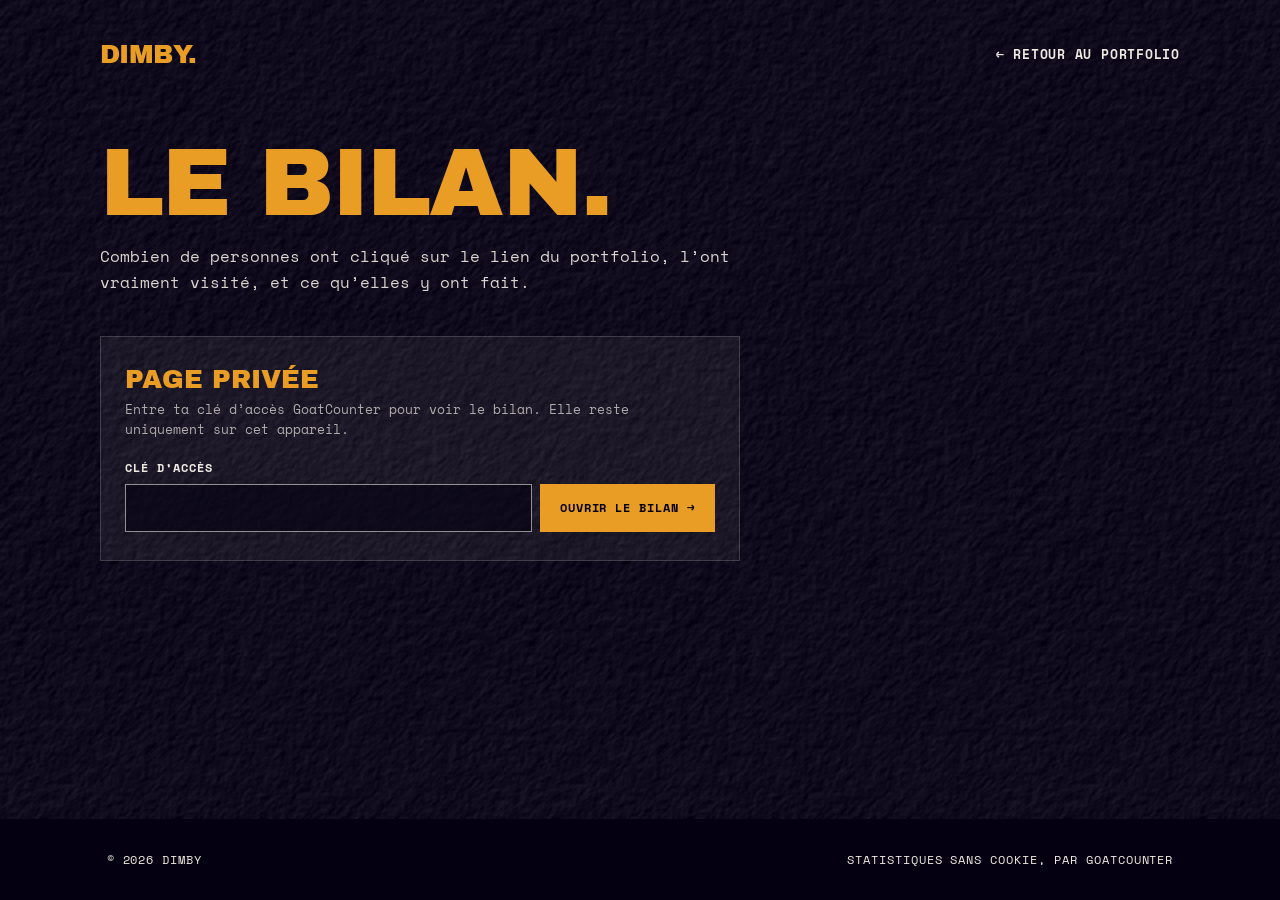
<file: bilan.html>
<!doctype html>
<html lang="fr">
<head>
<meta charset="utf-8">
<meta http-equiv="Content-Security-Policy" content="default-src 'self'; script-src 'self'; style-src 'self' 'unsafe-inline'; img-src 'self' data:; font-src 'self'; connect-src 'self' https://*.goatcounter.com; media-src 'self'; object-src 'none'; base-uri 'self'; form-action 'none'; upgrade-insecure-requests">
<meta name="referrer" content="strict-origin-when-cross-origin">
<meta name="viewport" content="width=device-width, initial-scale=1">
<meta name="robots" content="noindex">
<title>Bilan des visites · Portfolio de Dimby</title>
<link rel="icon" href="assets/favicon.svg" type="image/svg+xml">
<link rel="preload" href="assets/fonts/archivo-black.woff2" as="font" type="font/woff2" crossorigin>
<link rel="preload" href="assets/fonts/space-mono-400.woff2" as="font" type="font/woff2" crossorigin>
<link rel="stylesheet" href="assets/style.css">
</head>
<body class="bilan">
<main class="bilan-page">
<header class="bilan-nav"><a class="logo" href="index.html">Dimby.</a><a class="retour" href="index.html">← Retour au portfolio</a></header>

<div class="bilan-tete">
<h1 class="bilan-titre">Le bilan.</h1>
<p class="bilan-intro">Combien de personnes ont cliqué sur le lien du portfolio, l’ont vraiment visité, et ce qu’elles y ont fait.</p>
<div class="bilan-periodes" role="group" aria-label="Période" hidden>
<button type="button" data-periode="week">7 jours</button>
<button type="button" data-periode="month" aria-pressed="true">30 jours</button>
<button type="button" data-periode="year">1 an</button>
<button type="button" data-periode="">Depuis le début</button>
</div>
</div>

<p class="bilan-alerte" hidden></p>

<form class="bilan-carte bilan-cle" hidden>
<h2>Page privée</h2>
<p class="bilan-sous">Entre ta clé d’accès GoatCounter pour voir le bilan. Elle reste uniquement sur cet appareil.</p>
<label for="bilan-cle">Clé d’accès</label>
<div class="bilan-champ"><input id="bilan-cle" name="password" type="password" autocomplete="current-password" spellcheck="false" required><button type="submit">Ouvrir le bilan →</button></div>
</form>

<div class="bilan-donnees" hidden>

<section class="bilan-entonnoir" aria-label="Les trois étapes d'une visite">
<div class="bilan-tuile"><p class="bilan-etape">1 · Ont cliqué sur le lien</p><p class="bilan-nombre" data-chiffre="arrivee">…</p><p class="bilan-note">personnes arrivées sur le site</p></div>
<div class="bilan-tuile"><p class="bilan-etape">2 · Ont visité le site</p><p class="bilan-nombre" data-chiffre="visite">…</p><p class="bilan-note" data-part="visite">restées au moins 10 secondes</p></div>
<div class="bilan-tuile"><p class="bilan-etape">3 · Ont interagi</p><p class="bilan-nombre" data-chiffre="interaction">…</p><p class="bilan-note" data-part="interaction">ont cliqué sur quelque chose</p></div>
</section>

<div class="bilan-grille">
<section class="bilan-carte"><h2>D’où ils viennent</h2><p class="bilan-sous">Le site ou le lien sur lequel ils ont cliqué.</p><ol class="bilan-barres" data-liste="sources"></ol></section>
<section class="bilan-carte"><h2>Pages vues</h2><p class="bilan-sous">Nombre de personnes par page.</p><ol class="bilan-barres" data-liste="pages"></ol></section>
<section class="bilan-carte bilan-large"><h2>Ce qu’ils ont fait</h2><p class="bilan-sous">Nombre de personnes qui ont fait chaque action.</p><ol class="bilan-barres" data-liste="actions"></ol></section>
</div>

<section class="bilan-carte bilan-aide">
<h2>Savoir d’où vient chaque clic</h2>
<p>Ajoute <code>?ref=</code> à la fin du lien que tu partages, le bilan le rangera au bon endroit :</p>
<ul>
<li>sur LinkedIn : <code>…/?ref=linkedin</code></li>
<li>dans ton CV : <code>…/?ref=cv</code></li>
<li>dans un mail de candidature : <code>…/?ref=candidature</code></li>
<li>aussi possibles : <code>instagram</code>, <code>mail</code>, <code>github</code>, <code>facebook</code>, <code>whatsapp</code></li>
</ul>
<p>Les chiffres arrivent avec quelques minutes de retard. Une personne qui revient plusieurs fois le même jour n’est comptée qu’une fois.</p>
<p class="bilan-actions"><button type="button" class="bilan-moi"></button> <button type="button" class="bilan-moi bilan-fermer">Verrouiller sur cet appareil</button> <a class="bilan-lien" data-tableau href="#" target="_blank" rel="noopener">Tableau de bord complet ↗</a></p>
</section>
</div>
</main>
<footer class="footer">
  <span>© 2026 Dimby</span>
  <span>Statistiques sans cookie, par GoatCounter</span>
</footer>
<script src="assets/stats.js" defer></script>
<script src="assets/bilan.js" defer></script>
</body>
</html>
</file>
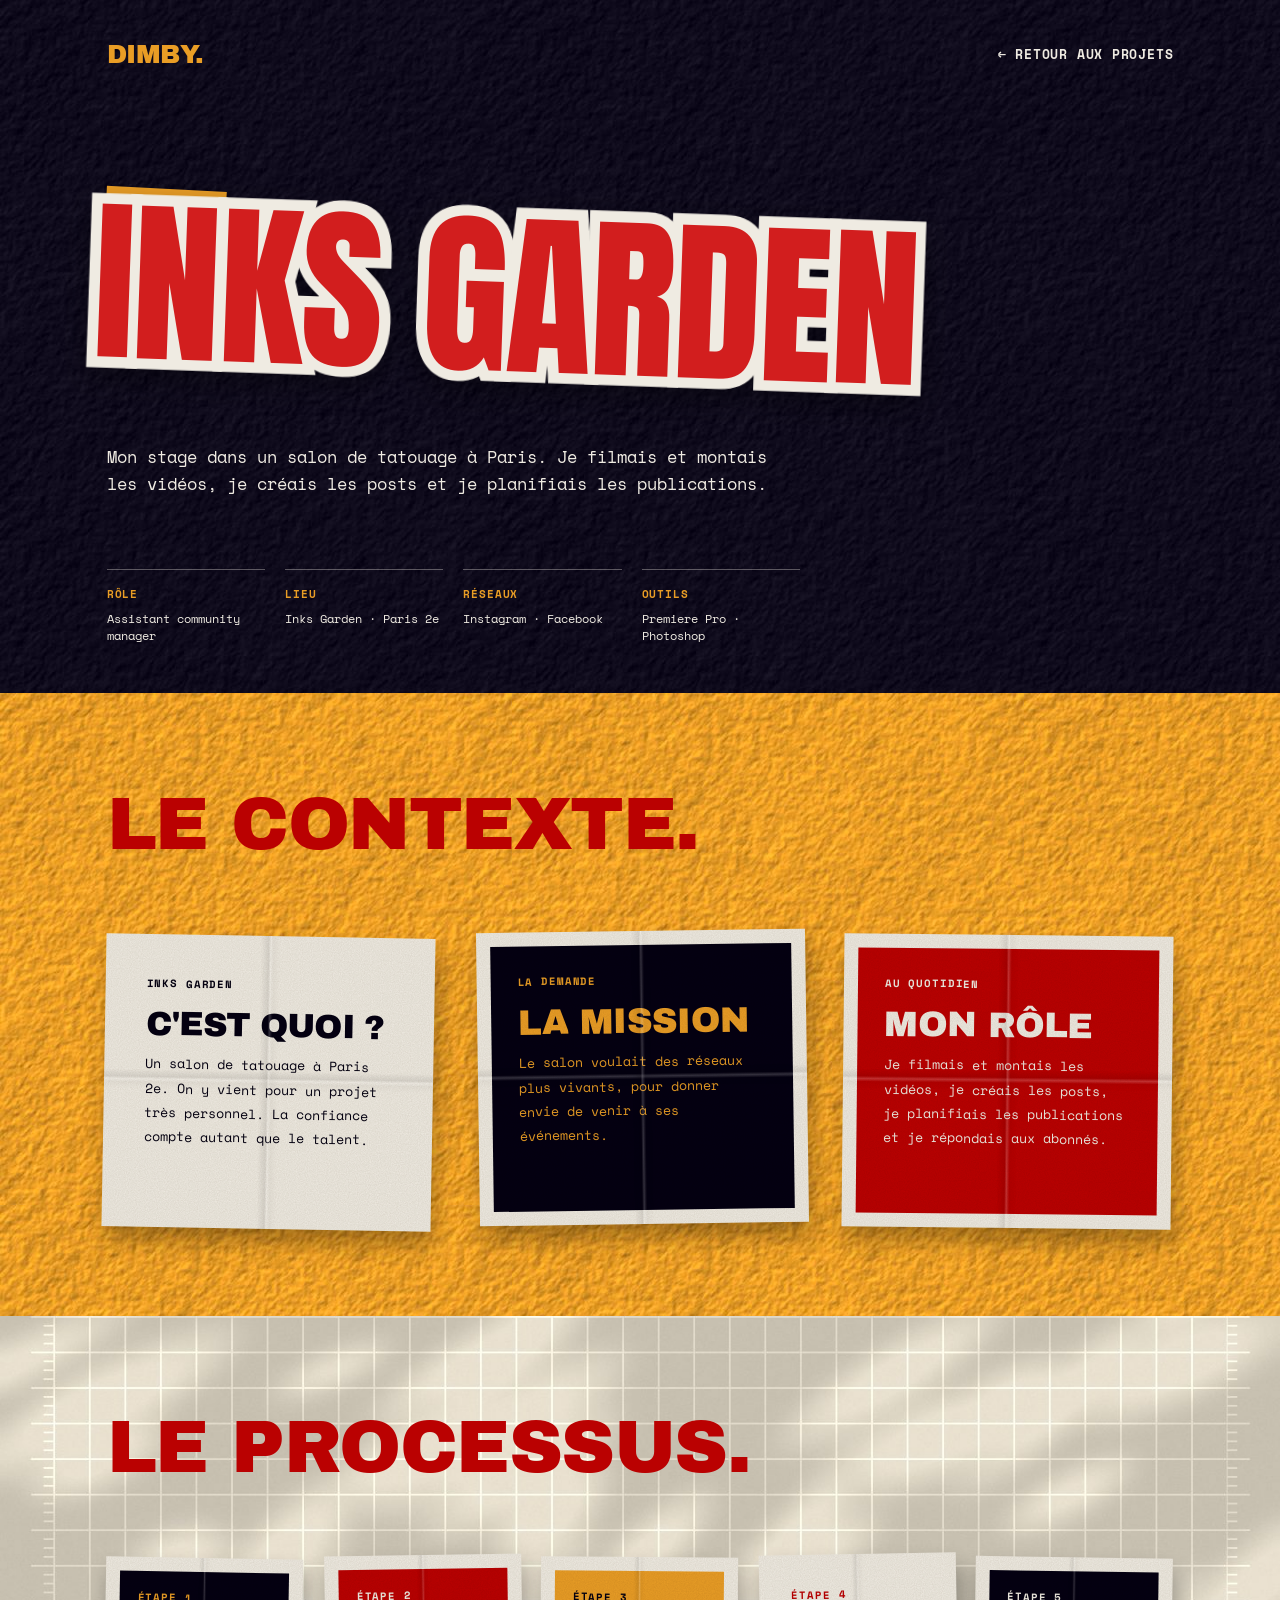
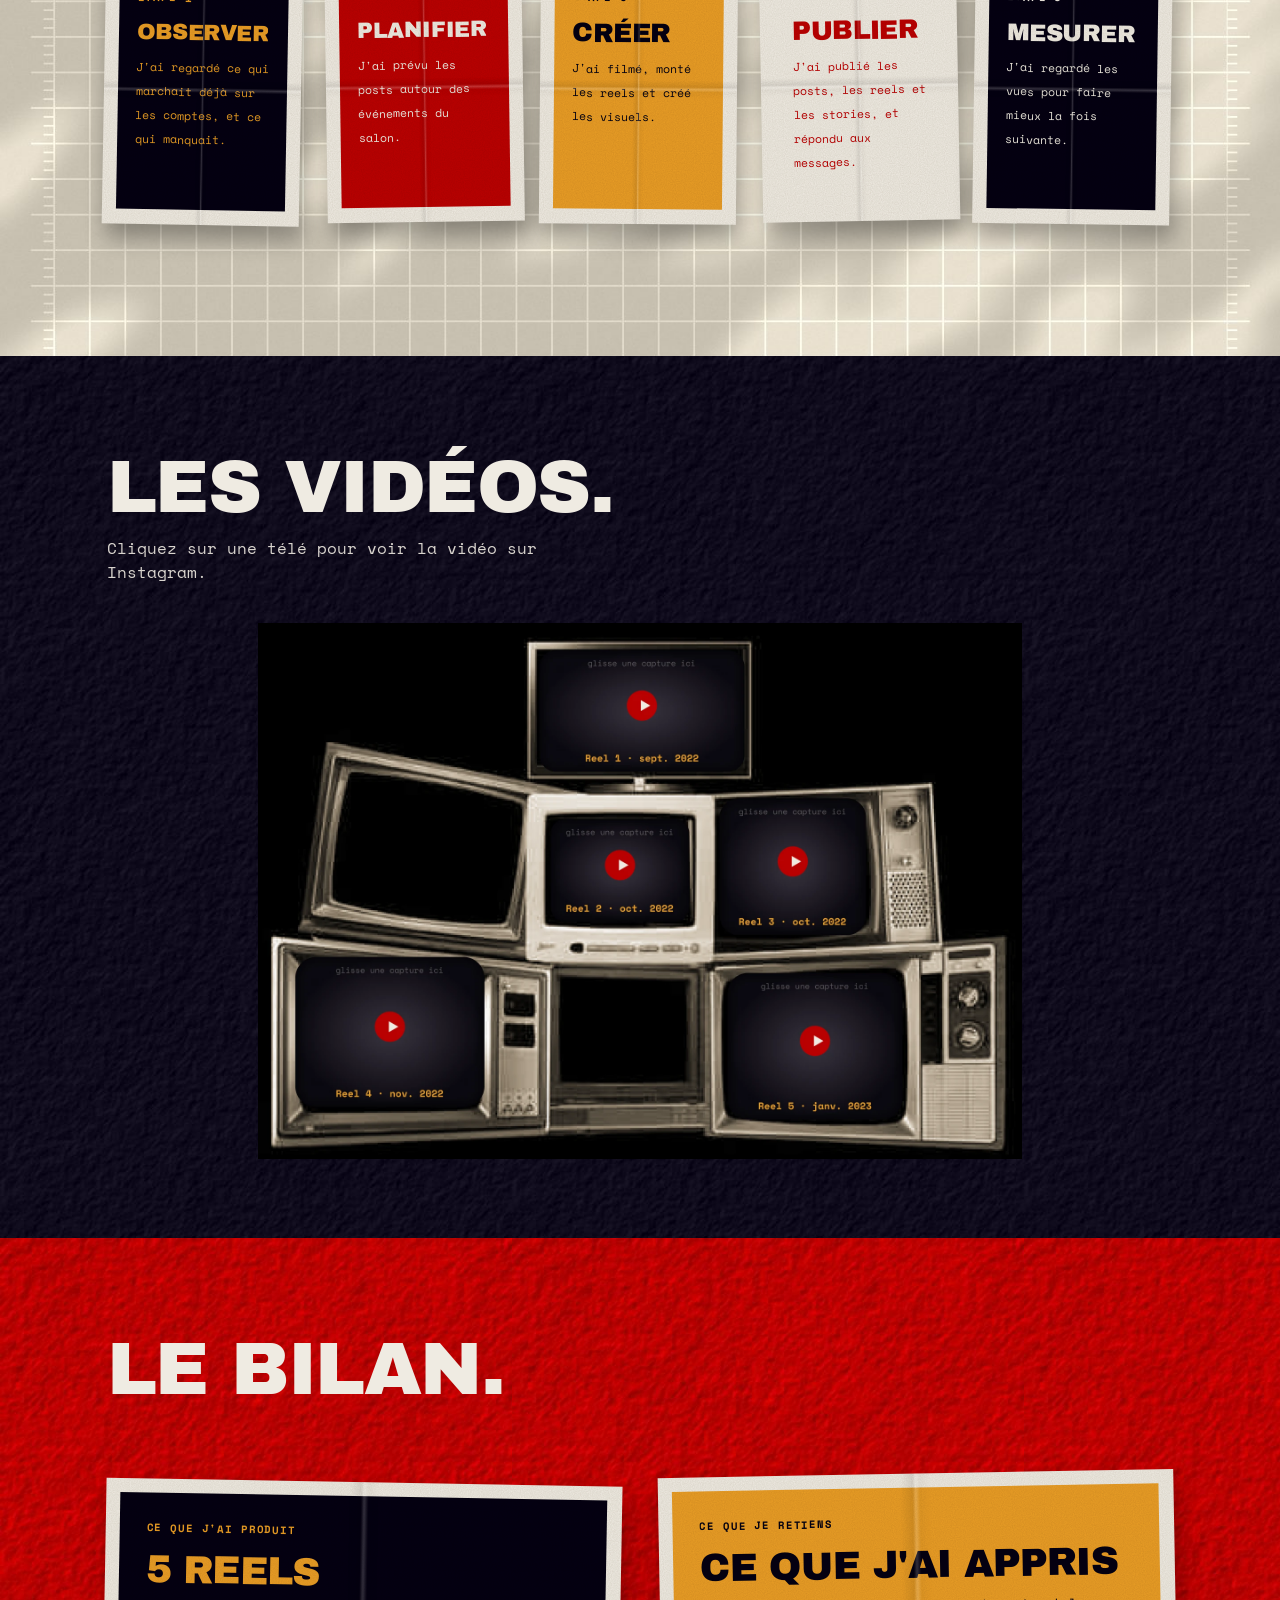
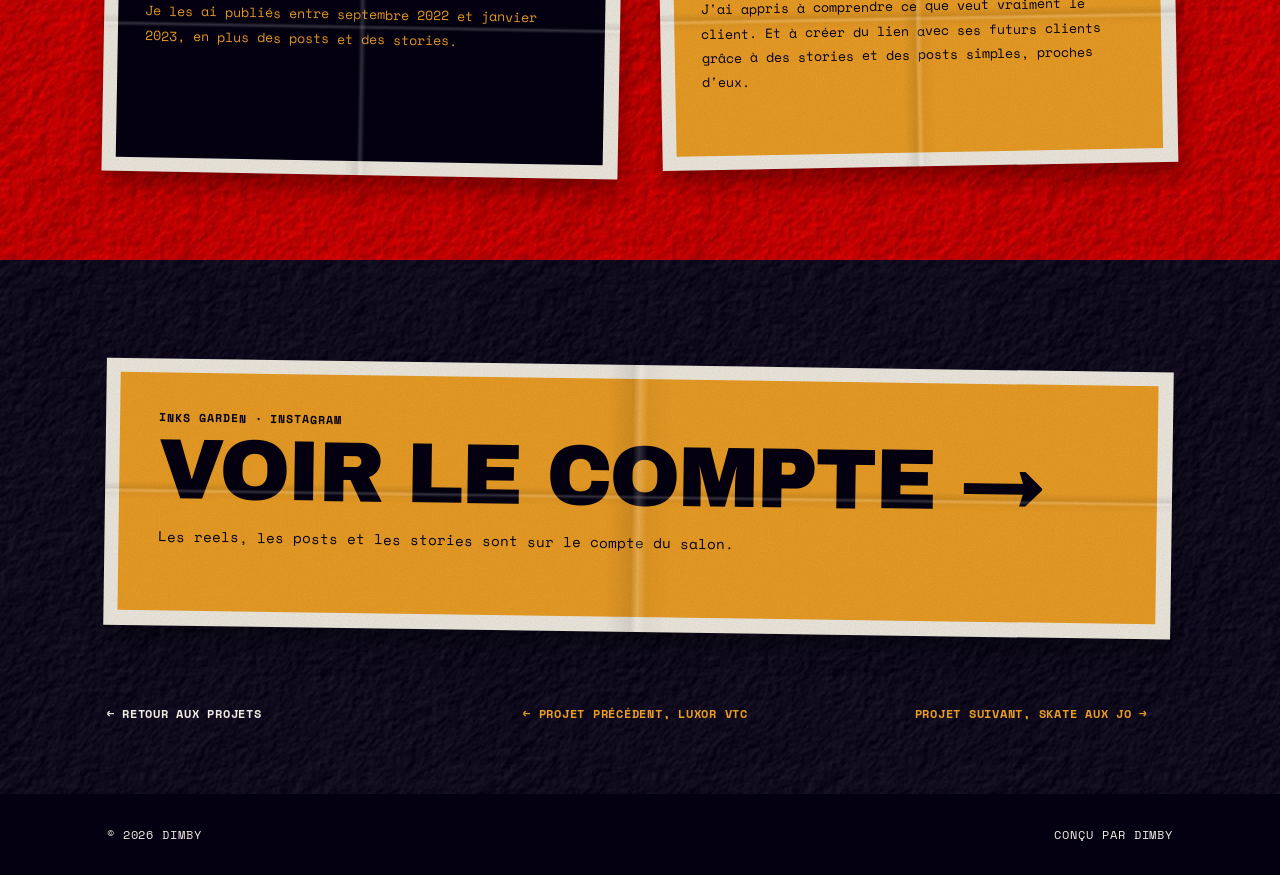
<file: inks-garden.html>
<!doctype html>
<html lang="fr">
<head>
<meta charset="utf-8">
<meta http-equiv="Content-Security-Policy" content="default-src 'self'; script-src 'self'; style-src 'self' 'unsafe-inline'; img-src 'self' data: https://*.goatcounter.com; font-src 'self'; connect-src 'self' https://*.goatcounter.com; media-src 'self'; object-src 'none'; base-uri 'self'; form-action 'none'; upgrade-insecure-requests">
<meta name="referrer" content="strict-origin-when-cross-origin">
<meta name="viewport" content="width=device-width, initial-scale=1">
<title>Inks Garden · Portfolio de Dimby</title>
<meta name="description" content="Mon stage de community manager dans un salon de tatouage à Paris : vidéos, posts et planification.">
<meta property="og:title" content="Inks Garden · Portfolio de Dimby">
<meta property="og:description" content="Mon stage de community manager dans un salon de tatouage à Paris : vidéos, posts et planification.">
<meta property="og:image" content="assets/img/accueil-studio.webp">
<link rel="icon" href="assets/favicon.svg" type="image/svg+xml">
<link rel="preload" href="assets/fonts/archivo-black.woff2" as="font" type="font/woff2" crossorigin>
<link rel="preload" href="assets/fonts/space-mono-400.woff2" as="font" type="font/woff2" crossorigin>
<link rel="stylesheet" href="assets/style.css">
</head>
<body class="projet">

<section id="haut" class="sec hero-projet" style="background-image:url(assets/tex/mur-nuit.jpg);background-size:512px" data-figma="01 · Hero projet">
<header class="nav nav-projet"><a class="logo" href="index.html">Dimby.</a><a class="retour" href="index.html#projets">← Retour aux projets</a></header><div class="stage" style="--h:780">
<div class="el lab sh" style="--x:119;--y:193.5;--w:133;--r:3deg;z-index:1;--pt:8;--pr:14;--pb:8;--pl:14;background:#e99d25"><span style="--fs:13;--fsm:13px;font-family:var(--f-texte);color:#040011;font-weight:700;letter-spacing:0.060em;line-height:1.5;text-transform:uppercase">Stage · 2022</span></div>
<h1 class="el stk" style="--x:105.7;--y:257.1;--w:985;--r:2deg;z-index:2;--swem:0.1200;--oc:#efebe2;text-align:left"><span class="stk-b" aria-hidden="true"><span style="--fs:200;--fsm:min(100px, calc((100vw - 104px) / 5.50));font-family:var(--f-sticker);color:#d21e1e;letter-spacing:-0.010em;line-height:0.86;text-transform:uppercase">Inks Garden</span></span><span class="stk-f"><span style="--fs:200;--fsm:min(100px, calc((100vw - 104px) / 5.50));font-family:var(--f-sticker);color:#d21e1e;letter-spacing:-0.010em;line-height:0.86;text-transform:uppercase">Inks Garden</span></span></h1>
<div class="el t" style="--x:120;--y:500;--w:760;z-index:3;text-align:left"><span style="--fs:19;--fsm:15px;font-family:var(--f-texte);color:#efebe2;line-height:1.55">Mon stage dans un salon de tatouage à Paris. Je filmais et montais les vidéos, je créais les posts et je planifiais les publications.</span></div>
<dl class="el info" style="--x:120;--y:640;--w:780;z-index:4;--rc:rgba(239,235,226,0.35)"><div><dt style="color:#e99d25">Rôle</dt><dd style="color:#efebe2">Assistant community manager</dd></div><div><dt style="color:#e99d25">Lieu</dt><dd style="color:#efebe2">Inks Garden · Paris 2e</dd></div><div><dt style="color:#e99d25">Réseaux</dt><dd style="color:#efebe2">Instagram · Facebook</dd></div><div><dt style="color:#e99d25">Outils</dt><dd style="color:#efebe2">Premiere Pro · Photoshop</dd></div></dl>
</div>
</section>
<section class="sec" style="background-image:url(assets/tex/papier-moutarde.jpg);background-size:512px" data-figma="02 · Le contexte">
<div class="stage" style="--h:700">
<h2 class="el t titre" style="--x:120;--y:110;--w:668;z-index:1;text-align:left"><span style="--fs:84;--fsm:min(51px, calc((100vw - 104px) / 9.60));font-family:var(--f-titre);color:#ba0101;letter-spacing:-0.020em;line-height:0.90;text-transform:uppercase">Le contexte.</span></h2>
<div class="el poster" style="--x:117.1;--y:273.2;--w:370;--r:1deg;z-index:2;--h:330;--in:0;background-color:#efebe2"><div class="ap" style="--pl:46;--pt:46"><p class="pi"><span style="--fs:12;--fsm:12px;font-family:var(--f-texte);color:#040011;font-weight:700;letter-spacing:0.080em;line-height:1.5;text-transform:uppercase">Inks Garden</span></p><p class="pi"><span style="--fs:38;--fsm:min(32px, calc((100vw - 104px) / 9.60));font-family:var(--f-titre);color:#040011;letter-spacing:-0.020em;line-height:0.92;text-transform:uppercase">C&#x27;est quoi ?</span></p><p class="pi"><span style="--fs:15;--fsm:15px;font-family:var(--f-texte);color:#040011;line-height:1.60">Un salon de tatouage à Paris 2e. On y vient pour un projet très personnel. La confiance compte autant que le talent.</span></p></div></div>
<div class="el poster has-ap" style="--x:537.3;--y:267.4;--w:370;--r:-0.8deg;z-index:3;--h:330;--in:16;background-color:#efebe2"><div class="ap" style="background:#040011;--pl:30;--pt:30"><p class="pi"><span style="--fs:12;--fsm:12px;font-family:var(--f-texte);color:#e99d25;font-weight:700;letter-spacing:0.080em;line-height:1.5;text-transform:uppercase">La demande</span></p><p class="pi"><span style="--fs:40;--fsm:min(33px, calc((100vw - 104px) / 8.00));font-family:var(--f-titre);color:#e99d25;letter-spacing:-0.020em;line-height:0.92;text-transform:uppercase">La mission</span></p><p class="pi"><span style="--fs:15;--fsm:15px;font-family:var(--f-texte);color:#e99d25;line-height:1.60">Le salon voulait des réseaux plus vivants, pour donner envie de venir à ses événements.</span></p></div></div>
<div class="el poster has-ap" style="--x:948.3;--y:271.9;--w:370;--r:0.6deg;z-index:4;--h:330;--in:16;background-color:#efebe2"><div class="ap" style="background:#ba0101;--pl:30;--pt:30"><p class="pi"><span style="--fs:12;--fsm:12px;font-family:var(--f-texte);color:#efebe2;font-weight:700;letter-spacing:0.080em;line-height:1.5;text-transform:uppercase">Au quotidien</span></p><p class="pi"><span style="--fs:40;--fsm:min(33px, calc((100vw - 104px) / 6.40));font-family:var(--f-titre);color:#efebe2;letter-spacing:-0.020em;line-height:0.92;text-transform:uppercase">Mon rôle</span></p><p class="pi"><span style="--fs:15;--fsm:15px;font-family:var(--f-texte);color:#efebe2;line-height:1.60">Je filmais et montais les vidéos, je créais les posts, je planifiais les publications et je répondais aux abonnés.</span></p></div></div>
</div>
</section>
<section class="sec" style="background-image:url(assets/tex/papier-quadrille.jpg);background-size:cover;background-position:center" data-figma="03 · Processus">
<div class="stage" style="--h:720">
<h2 class="el t titre" style="--x:120;--y:110;--w:725;z-index:1;text-align:left"><span style="--fs:84;--fsm:min(51px, calc((100vw - 104px) / 10.40));font-family:var(--f-titre);color:#ba0101;letter-spacing:-0.020em;line-height:0.90;text-transform:uppercase">Le processus.</span></h2>
<div class="el poster has-ap" style="--x:117.4;--y:271.9;--w:222;--r:1deg;z-index:2;--h:300;--in:16;background-color:#efebe2"><div class="ap" style="background:#040011;--pl:20;--pt:20"><p class="pi"><span style="--fs:12;--fsm:12px;font-family:var(--f-texte);color:#e99d25;font-weight:700;letter-spacing:0.080em;line-height:1.5;text-transform:uppercase">Étape 1</span></p><p class="pi"><span style="--fs:25;--fsm:min(18px, calc((100vw - 104px) / 6.40));font-family:var(--f-titre);color:#e99d25;letter-spacing:-0.020em;line-height:0.92;text-transform:uppercase">Observer</span></p><p class="pi"><span style="--fs:13;--fsm:13px;font-family:var(--f-texte);color:#e99d25;line-height:1.60">J&#x27;ai regardé ce qui marchait déjà sur les comptes, et ce qui manquait.</span></p></div></div>
<div class="el poster has-ap" style="--x:366.6;--y:268.4;--w:222;--r:-0.8deg;z-index:3;--h:300;--in:16;background-color:#efebe2"><div class="ap" style="background:#ba0101;--pl:20;--pt:20"><p class="pi"><span style="--fs:12;--fsm:12px;font-family:var(--f-texte);color:#efebe2;font-weight:700;letter-spacing:0.080em;line-height:1.5;text-transform:uppercase">Étape 2</span></p><p class="pi"><span style="--fs:25;--fsm:min(18px, calc((100vw - 104px) / 7.20));font-family:var(--f-titre);color:#efebe2;letter-spacing:-0.020em;line-height:0.92;text-transform:uppercase">Planifier</span></p><p class="pi"><span style="--fs:13;--fsm:13px;font-family:var(--f-texte);color:#efebe2;line-height:1.60">J&#x27;ai prévu les posts autour des événements du salon.</span></p></div></div>
<div class="el poster has-ap" style="--x:607.7;--y:271;--w:222;--r:0.5deg;z-index:4;--h:300;--in:16;background-color:#efebe2"><div class="ap" style="background:#e99d25;--pl:20;--pt:20"><p class="pi"><span style="--fs:12;--fsm:12px;font-family:var(--f-texte);color:#040011;font-weight:700;letter-spacing:0.080em;line-height:1.5;text-transform:uppercase">Étape 3</span></p><p class="pi"><span style="--fs:30;--fsm:min(21px, calc((100vw - 104px) / 4.00));font-family:var(--f-titre);color:#040011;letter-spacing:-0.020em;line-height:0.92;text-transform:uppercase">Créer</span></p><p class="pi"><span style="--fs:13;--fsm:13px;font-family:var(--f-texte);color:#040011;line-height:1.60">J&#x27;ai filmé, monté les reels et créé les visuels.</span></p></div></div>
<div class="el poster" style="--x:856.1;--y:268;--w:222;--r:-1deg;z-index:5;--h:300;--in:0;background-color:#efebe2"><div class="ap" style="--pl:36;--pt:36"><p class="pi"><span style="--fs:12;--fsm:12px;font-family:var(--f-texte);color:#ba0101;font-weight:700;letter-spacing:0.080em;line-height:1.5;text-transform:uppercase">Étape 4</span></p><p class="pi"><span style="--fs:30;--fsm:min(21px, calc((100vw - 104px) / 5.60));font-family:var(--f-titre);color:#ba0101;letter-spacing:-0.020em;line-height:0.92;text-transform:uppercase">Publier</span></p><p class="pi"><span style="--fs:13;--fsm:13px;font-family:var(--f-texte);color:#ba0101;line-height:1.60">J&#x27;ai publié les posts, les reels et les stories, et répondu aux messages.</span></p></div></div>
<div class="el poster has-ap" style="--x:1095.9;--y:271.5;--w:222;--r:0.8deg;z-index:6;--h:300;--in:16;background-color:#efebe2"><div class="ap" style="background:#040011;--pl:20;--pt:20"><p class="pi"><span style="--fs:12;--fsm:12px;font-family:var(--f-texte);color:#efebe2;font-weight:700;letter-spacing:0.080em;line-height:1.5;text-transform:uppercase">Étape 5</span></p><p class="pi"><span style="--fs:27;--fsm:min(19px, calc((100vw - 104px) / 5.60));font-family:var(--f-titre);color:#efebe2;letter-spacing:-0.020em;line-height:0.92;text-transform:uppercase">Mesurer</span></p><p class="pi"><span style="--fs:13;--fsm:13px;font-family:var(--f-texte);color:#efebe2;line-height:1.60">J&#x27;ai regardé les vues pour faire mieux la fois suivante.</span></p></div></div>
</div>
</section>
<section class="sec" style="background-image:url(assets/tex/mur-nuit.jpg);background-size:512px" data-figma="04 · Les vidéos">
<div class="stage" style="--h:993">
<h2 class="el t titre" style="--x:120;--y:110;--w:572;z-index:1;text-align:left"><span style="--fs:84;--fsm:min(51px, calc((100vw - 104px) / 8.80));font-family:var(--f-titre);color:#efebe2;letter-spacing:-0.020em;line-height:0.90;text-transform:uppercase">Les vidéos.</span></h2>
<div class="el t" style="--x:120;--y:202;--w:596;z-index:2;text-align:left"><span style="--fs:18;--fsm:18px;font-family:var(--f-texte);color:rgba(239,235,226,0.90);line-height:1.5">Cliquez sur une télé pour voir la vidéo sur Instagram.</span></div>
<div class="el img" style="--x:290;--y:300;--w:860;z-index:3;--iw:860"><img src="assets/img/inks-teles.webp" width="860" height="603" alt="Pile de télés" loading="lazy" decoding="async"><a class="hot" href="https://www.instagram.com/reel/CjF9M7IgppO/" target="_blank" rel="noopener" aria-label="Reel 1" style="left:36.81%;top:5.04%;width:26.86%;height:22.72%"></a><a class="hot" href="https://www.instagram.com/reel/Cj0U22_gISc/" target="_blank" rel="noopener" aria-label="Reel 2" style="left:38.31%;top:36.55%;width:18.14%;height:19.24%"></a><a class="hot" href="https://www.instagram.com/reel/CkVk3JNg2D4/" target="_blank" rel="noopener" aria-label="Reel 3" style="left:60.40%;top:32.72%;width:19.19%;height:25.54%"></a><a class="hot" href="https://www.instagram.com/reel/Cld3dfKgsQz/" target="_blank" rel="noopener" aria-label="Reel 4" style="left:4.87%;top:62.31%;width:24.77%;height:28.03%"></a><a class="hot" href="https://www.instagram.com/reel/CnZAZGSoSzh/" target="_blank" rel="noopener" aria-label="Reel 5" style="left:61.44%;top:65.27%;width:22.91%;height:27.36%"></a></div>
</div>
</section>
<section class="sec" style="background-image:url(assets/tex/mur-rouge.jpg);background-size:512px" data-figma="05 · Bilan">
<div class="stage" style="--h:700">
<h2 class="el t titre" style="--x:120;--y:110;--w:449;z-index:1;text-align:left"><span style="--fs:84;--fsm:min(51px, calc((100vw - 104px) / 7.20));font-family:var(--f-titre);color:#efebe2;letter-spacing:-0.020em;line-height:0.90;text-transform:uppercase">Le bilan.</span></h2>
<div class="el poster has-ap" style="--x:117.1;--y:275;--w:580;--r:1deg;z-index:2;--h:330;--in:16;background-color:#efebe2"><div class="ap" style="background:#040011;--pl:30;--pt:30"><p class="pi"><span style="--fs:12;--fsm:12px;font-family:var(--f-texte);color:#e99d25;font-weight:700;letter-spacing:0.080em;line-height:1.5;text-transform:uppercase">Ce que j&#x27;ai produit</span></p><p class="pi"><span style="--fs:44;--fsm:min(34px, calc((100vw - 104px) / 5.60));font-family:var(--f-titre);color:#e99d25;letter-spacing:-0.020em;line-height:0.92;text-transform:uppercase">5 reels</span></p><p class="pi"><span style="--fs:15;--fsm:15px;font-family:var(--f-texte);color:#e99d25;line-height:1.60">Je les ai publiés entre septembre 2022 et janvier 2023, en plus des posts et des stories.</span></p></div></div>
<div class="el poster has-ap" style="--x:742.8;--y:264.9;--w:580;--r:-1deg;z-index:3;--h:330;--in:16;background-color:#efebe2"><div class="ap" style="background:#e99d25;--pl:30;--pt:30"><p class="pi"><span style="--fs:12;--fsm:12px;font-family:var(--f-texte);color:#040011;font-weight:700;letter-spacing:0.080em;line-height:1.5;text-transform:uppercase">Ce que je retiens</span></p><p class="pi"><span style="--fs:44;--fsm:min(34px, calc((100vw - 104px) / 14.40));font-family:var(--f-titre);color:#040011;letter-spacing:-0.020em;line-height:0.92;text-transform:uppercase">Ce que j&#x27;ai appris</span></p><p class="pi"><span style="--fs:15;--fsm:15px;font-family:var(--f-texte);color:#040011;line-height:1.60">J&#x27;ai appris à comprendre ce que veut vraiment le client. Et à créer du lien avec ses futurs clients grâce à des stories et des posts simples, proches d&#x27;eux.</span></p></div></div>
</div>
</section>
<section class="sec" style="background-image:url(assets/tex/mur-nuit.jpg);background-size:512px" data-figma="06 · Le compte">
<div class="stage" style="--h:600">
<div class="el poster cta has-ap" style="--x:117.8;--y:118.4;--w:1200;--r:0.8deg;z-index:1;--h:300;--in:16;background-color:#efebe2"><div class="ap" style="background:#e99d25;--pl:44;--pt:40"><p class="pi"><span style="--fs:13;--fsm:13px;font-family:var(--f-texte);color:#040011;font-weight:700;letter-spacing:0.080em;line-height:1.5;text-transform:uppercase">Inks Garden  ·  Instagram</span></p><a class="cta-big" href="https://www.instagram.com/inksgarden/" target="_blank" rel="noopener"><span style="--fs:96;--fsm:min(56px, calc((100vw - 104px) / 12.80));font-family:var(--f-titre);color:#040011;letter-spacing:-0.030em;line-height:0.90;text-transform:uppercase">Voir le compte →</span></a><p class="pi"><span style="--fs:16;--fsm:16px;font-family:var(--f-texte);color:#040011;line-height:1.60">Les reels, les posts et les stories sont sur le compte du salon.</span></p></div></div>
<a href="index.html#projets" class="el t" style="--x:120;--y:500;--w:188;z-index:2;text-align:left"><span style="--fs:14;--fsm:14px;font-family:var(--f-texte);color:#efebe2;font-weight:700;letter-spacing:0.060em;line-height:1.5;text-transform:uppercase">← Retour aux projets</span></a>
<a href="luxor-vtc.html" class="el t" style="--x:588.5;--y:500;--w:273;z-index:3;text-align:left"><span style="--fs:14;--fsm:14px;font-family:var(--f-texte);color:#e99d25;font-weight:700;letter-spacing:0.060em;line-height:1.5;text-transform:uppercase">← Projet précédent, Luxor VTC</span></a>
<a href="skate-aux-jo.html" class="el t" style="--x:1029;--y:500;--w:282;z-index:4;text-align:left"><span style="--fs:14;--fsm:14px;font-family:var(--f-texte);color:#e99d25;font-weight:700;letter-spacing:0.060em;line-height:1.5;text-transform:uppercase">Projet suivant, Skate aux JO →</span></a>
</div>
</section>
<footer class="footer">
  <span>© 2026 Dimby</span>
  <span>Conçu par Dimby</span>
</footer>
<script src="assets/site.js" defer></script>
<script src="assets/stats.js" defer></script>
<script src="assets/vendor/motion.js" defer></script>
<script src="assets/animations.js" defer></script>
</body>
</html>
</file>
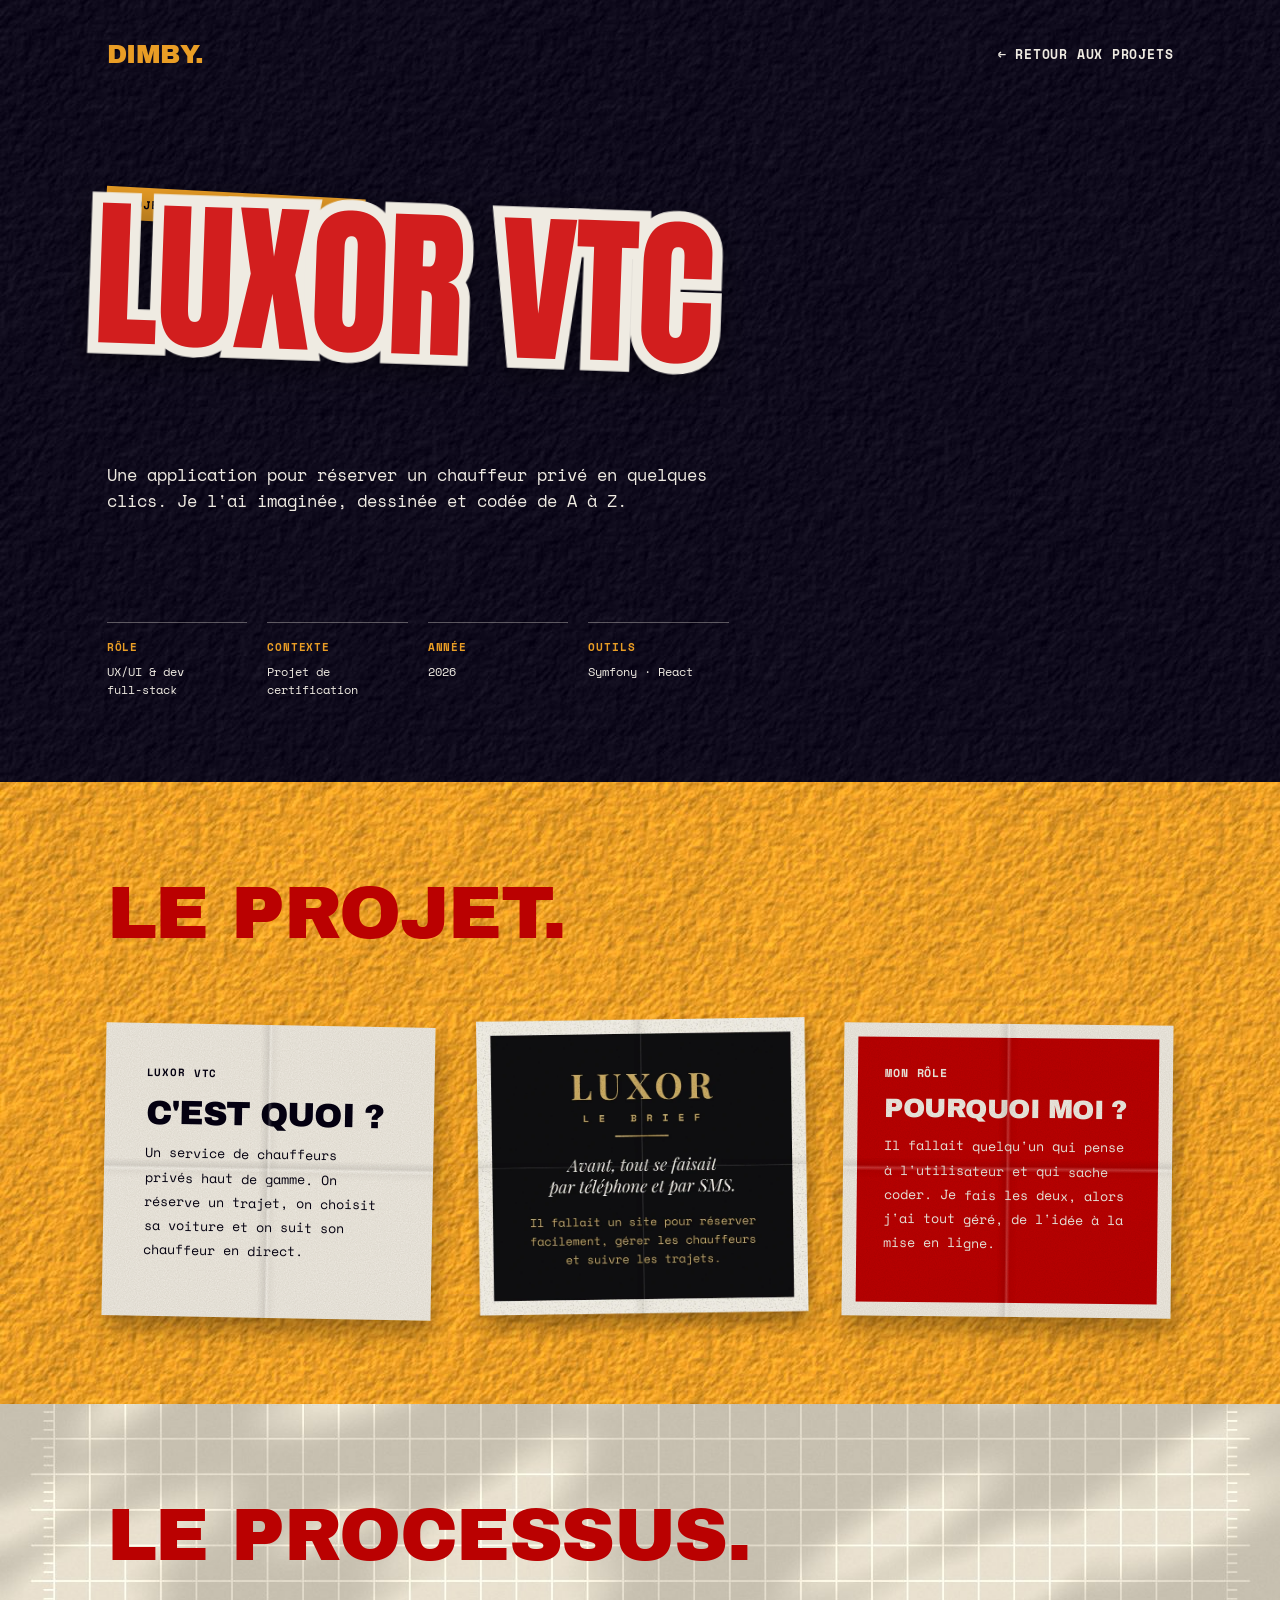
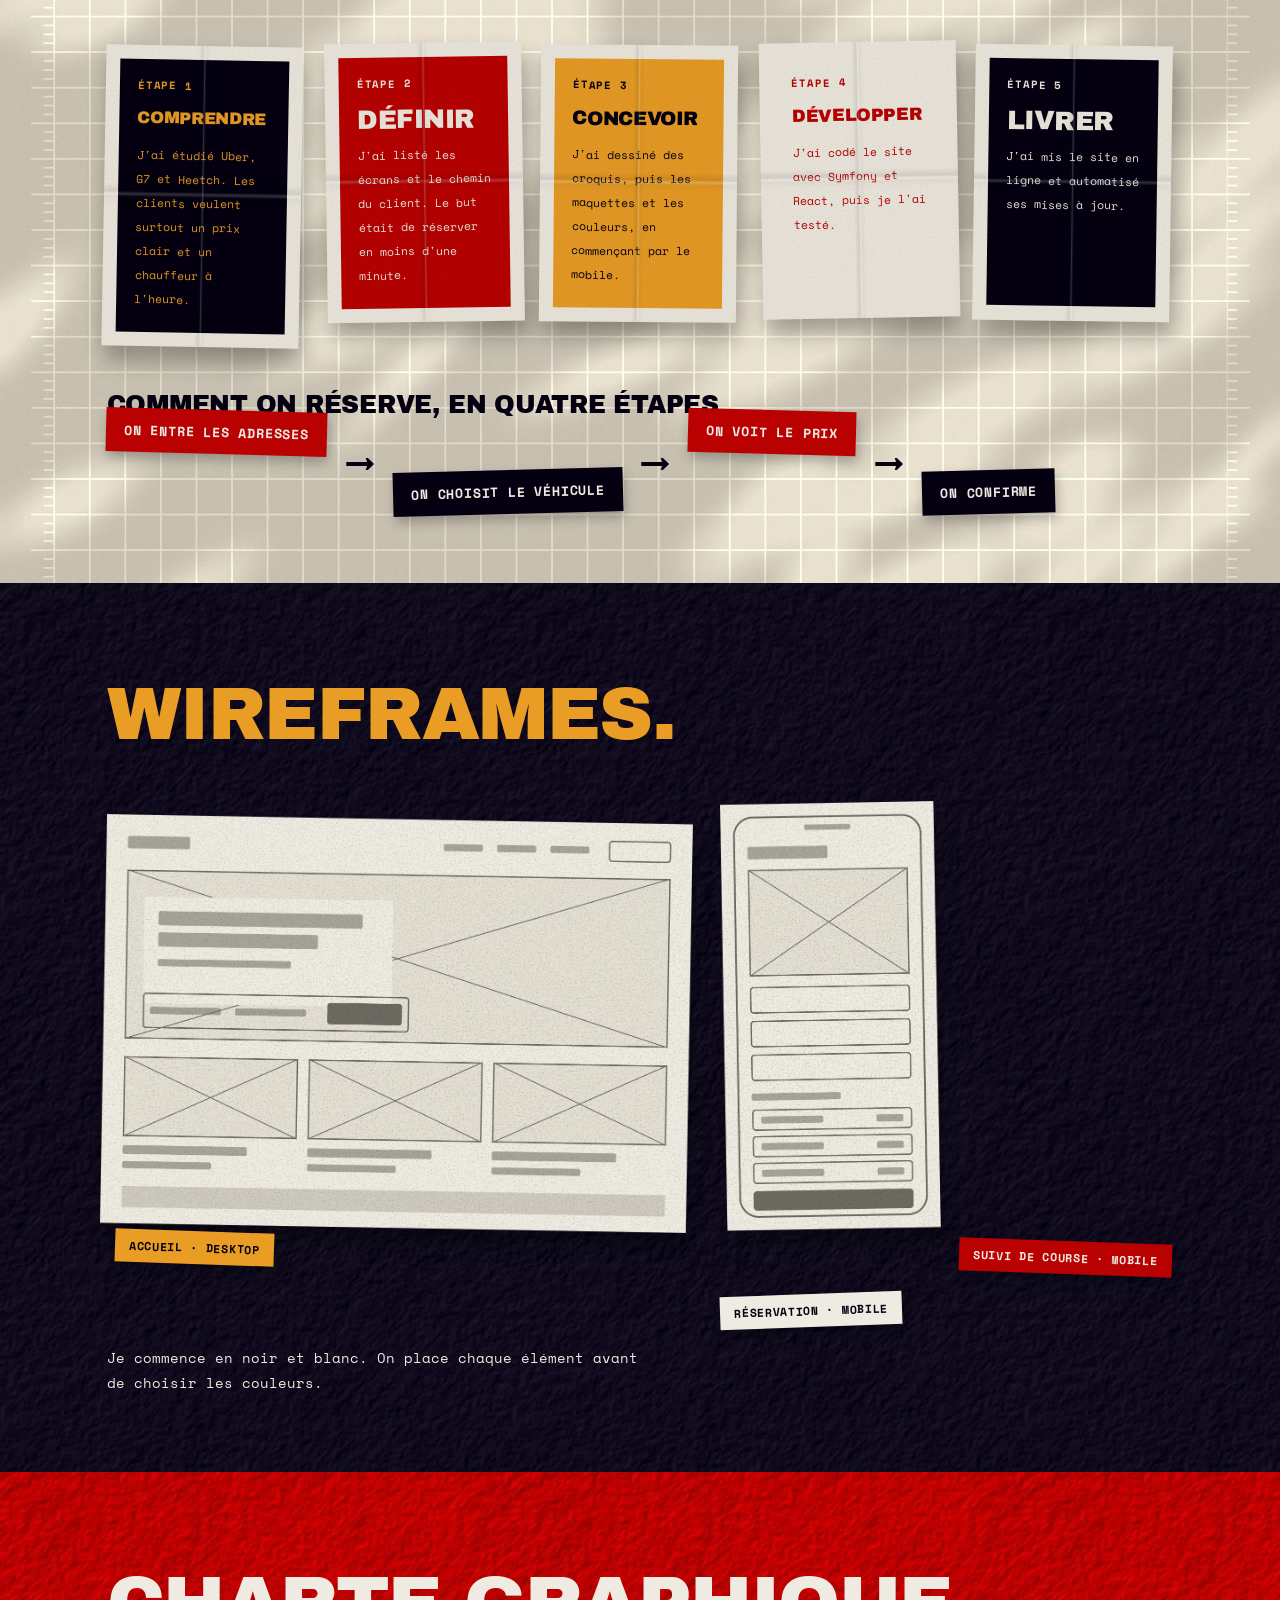
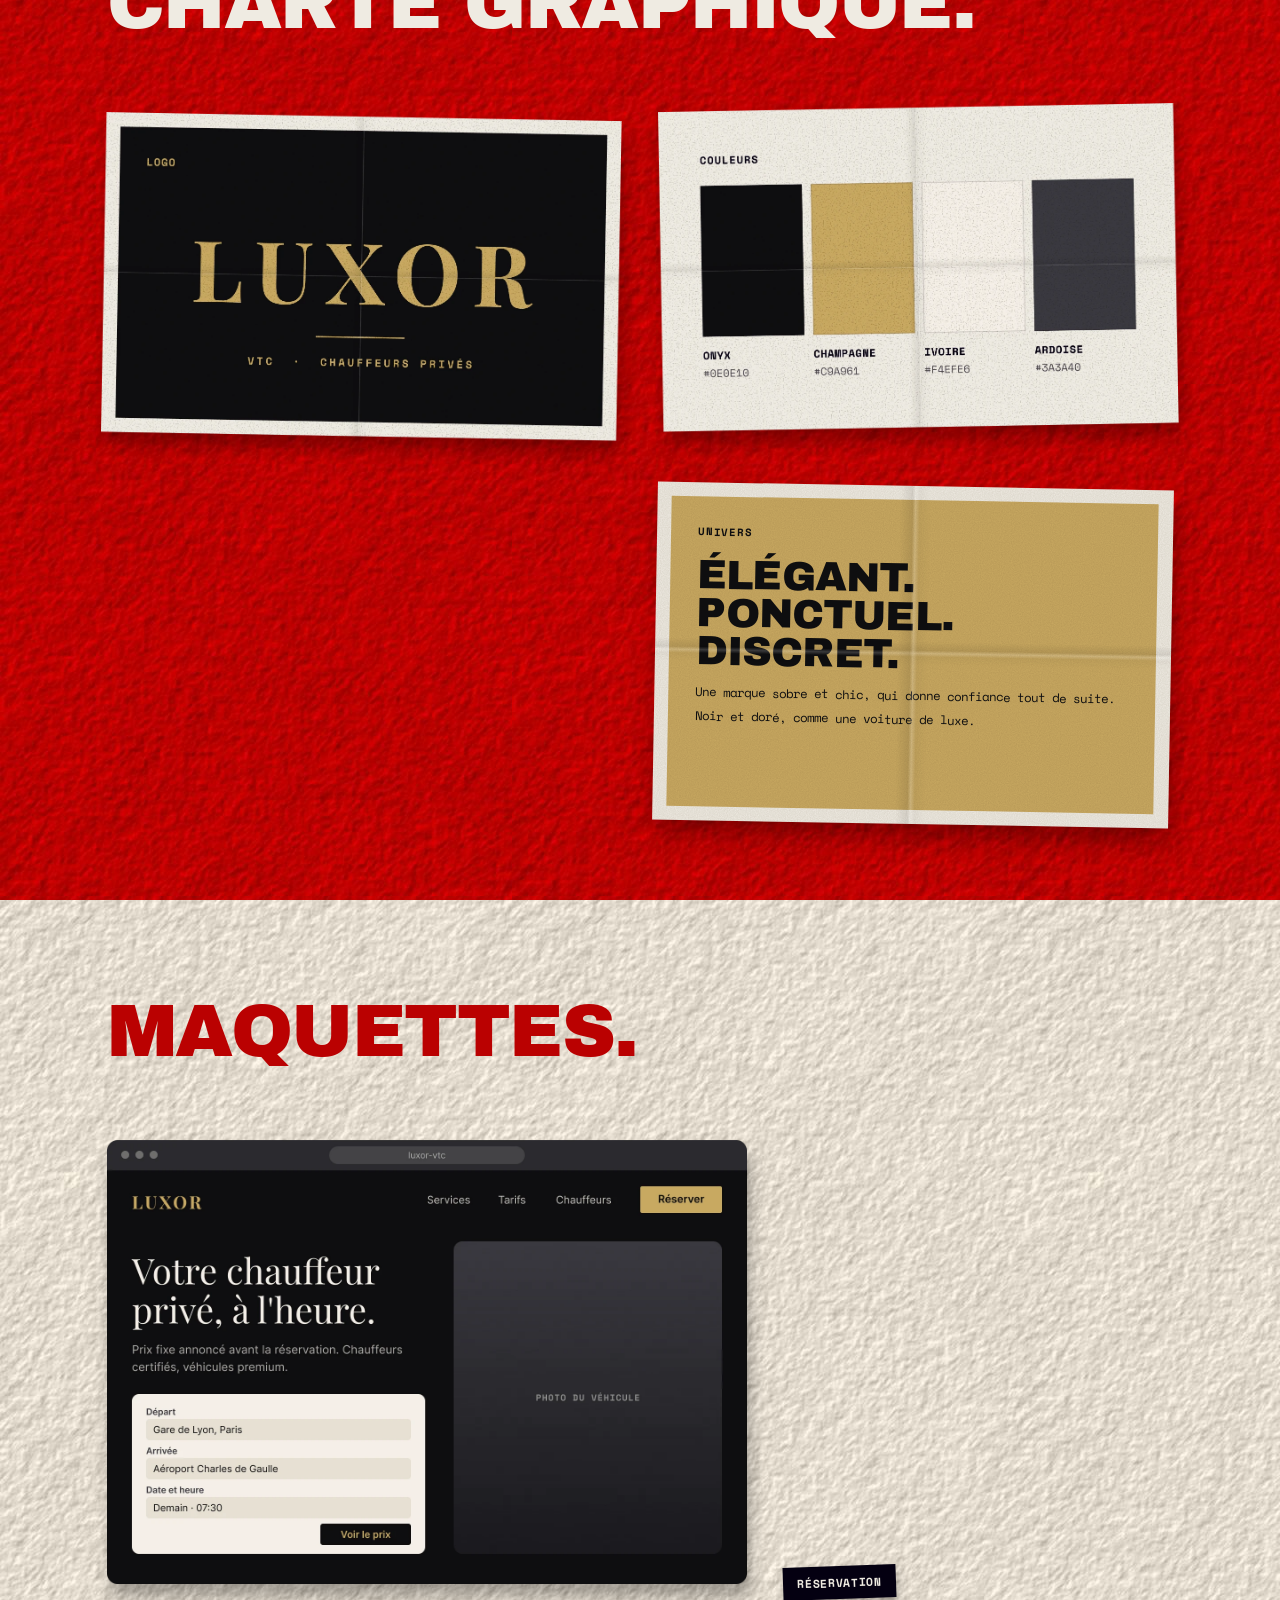
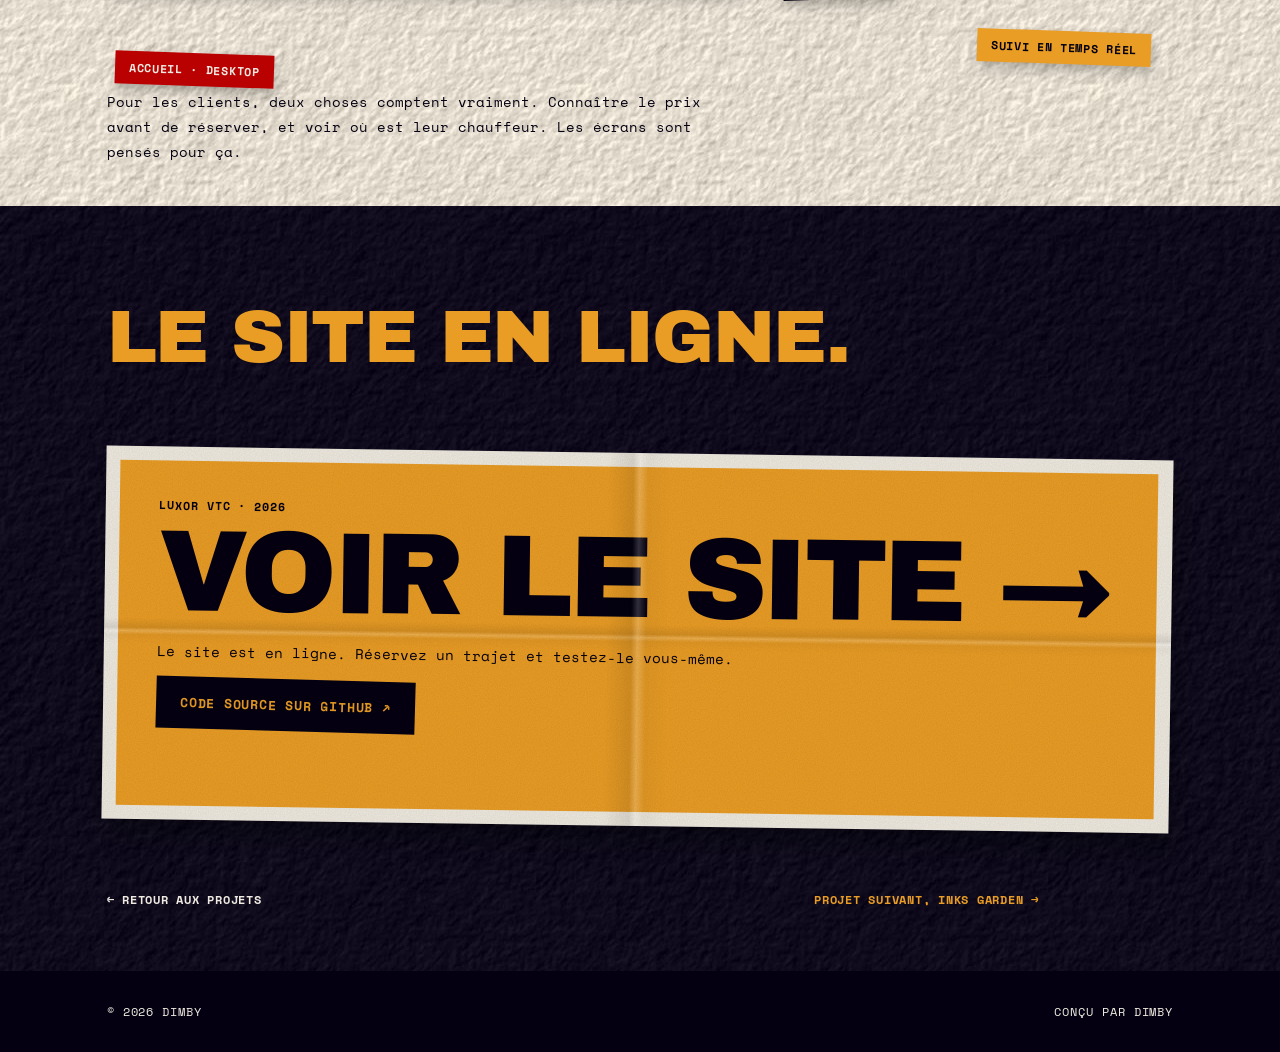
<file: luxor-vtc.html>
<!doctype html>
<html lang="fr">
<head>
<meta charset="utf-8">
<meta http-equiv="Content-Security-Policy" content="default-src 'self'; script-src 'self'; style-src 'self' 'unsafe-inline'; img-src 'self' data: https://*.goatcounter.com; font-src 'self'; connect-src 'self' https://*.goatcounter.com; media-src 'self'; object-src 'none'; base-uri 'self'; form-action 'none'; upgrade-insecure-requests">
<meta name="referrer" content="strict-origin-when-cross-origin">
<meta name="viewport" content="width=device-width, initial-scale=1">
<title>Luxor VTC · Portfolio de Dimby</title>
<meta name="description" content="Luxor VTC, une application pour réserver un chauffeur privé, imaginée, dessinée et codée de A à Z.">
<meta property="og:title" content="Luxor VTC · Portfolio de Dimby">
<meta property="og:description" content="Luxor VTC, une application pour réserver un chauffeur privé, imaginée, dessinée et codée de A à Z.">
<meta property="og:image" content="assets/img/accueil-studio.webp">
<link rel="icon" href="assets/favicon.svg" type="image/svg+xml">
<link rel="preload" href="assets/fonts/archivo-black.woff2" as="font" type="font/woff2" crossorigin>
<link rel="preload" href="assets/fonts/space-mono-400.woff2" as="font" type="font/woff2" crossorigin>
<link rel="stylesheet" href="assets/style.css">
</head>
<body class="projet">

<section id="haut" class="sec hero-projet" style="background-image:url(assets/tex/mur-nuit.jpg);background-size:512px" data-figma="01 · Hero projet">
<header class="nav nav-projet"><a class="logo" href="index.html">Dimby.</a><a class="retour" href="index.html#projets">← Retour aux projets</a></header><div class="stage" style="--h:880">
<div class="el lab sh" style="--x:118.9;--y:197.6;--w:290;--r:3deg;z-index:1;--pt:8;--pr:14;--pb:8;--pl:14;background:#e99d25"><span style="--fs:13;--fsm:13px;font-family:var(--f-texte);color:#040011;font-weight:700;letter-spacing:0.060em;line-height:1.5;text-transform:uppercase">Projet de certification · 2026</span></div>
<h1 class="el stk" style="--x:106.1;--y:253.1;--w:754;--r:2deg;z-index:2;--swem:0.1311;--oc:#efebe2;text-align:left"><span class="stk-b" aria-hidden="true"><span style="--fs:183;--fsm:min(93px, calc((100vw - 104px) / 4.50));font-family:var(--f-sticker);color:#d21e1e;letter-spacing:-0.010em;line-height:0.86;text-transform:uppercase">Luxor VTC</span></span><span class="stk-f"><span style="--fs:183;--fsm:min(93px, calc((100vw - 104px) / 4.50));font-family:var(--f-sticker);color:#d21e1e;letter-spacing:-0.010em;line-height:0.86;text-transform:uppercase">Luxor VTC</span></span></h1>
<div class="el t" style="--x:120;--y:520;--w:680;z-index:3;text-align:left"><span style="--fs:19;--fsm:15px;font-family:var(--f-texte);color:#efebe2;line-height:1.55">Une application pour réserver un chauffeur privé en quelques clics. Je l&#x27;ai imaginée, dessinée et codée de A à Z.</span></div>
<dl class="el info" style="--x:120;--y:700;--w:700;z-index:4;--rc:rgba(239,235,226,0.35)"><div><dt style="color:#e99d25">Rôle</dt><dd style="color:#efebe2">UX/UI &amp; dev full-stack</dd></div><div><dt style="color:#e99d25">Contexte</dt><dd style="color:#efebe2">Projet de certification</dd></div><div><dt style="color:#e99d25">Année</dt><dd style="color:#efebe2">2026</dd></div><div><dt style="color:#e99d25">Outils</dt><dd style="color:#efebe2">Symfony · React</dd></div></dl>
</div>
</section>
<section class="sec" style="background-image:url(assets/tex/papier-moutarde.jpg);background-size:512px" data-figma="02 · Le projet">
<div class="stage" style="--h:700">
<h2 class="el t titre" style="--x:120;--y:110;--w:517;z-index:1;text-align:left"><span style="--fs:84;--fsm:min(51px, calc((100vw - 104px) / 8.00));font-family:var(--f-titre);color:#ba0101;letter-spacing:-0.020em;line-height:0.90;text-transform:uppercase">Le projet.</span></h2>
<div class="el poster" style="--x:117.1;--y:273.2;--w:370;--r:1deg;z-index:2;--h:330;--in:0;background-color:#efebe2"><div class="ap" style="--pl:46;--pt:46"><p class="pi"><span style="--fs:12;--fsm:12px;font-family:var(--f-texte);color:#040011;font-weight:700;letter-spacing:0.080em;line-height:1.5;text-transform:uppercase">Luxor VTC</span></p><p class="pi"><span style="--fs:38;--fsm:min(32px, calc((100vw - 104px) / 9.60));font-family:var(--f-titre);color:#040011;letter-spacing:-0.020em;line-height:0.92;text-transform:uppercase">C&#x27;est quoi ?</span></p><p class="pi"><span style="--fs:15;--fsm:15px;font-family:var(--f-texte);color:#040011;line-height:1.60">Un service de chauffeurs privés haut de gamme. On réserve un trajet, on choisit sa voiture et on suit son chauffeur en direct.</span></p></div></div>
<div class="el img" style="--x:517;--y:256.8;--w:419;z-index:3;--iw:419"><img src="assets/img/luxor-brief.webp" width="419" height="380" alt="Le brief" loading="lazy" decoding="async"></div>
<div class="el poster has-ap" style="--x:948.3;--y:271.9;--w:370;--r:0.6deg;z-index:4;--h:330;--in:16;background-color:#efebe2"><div class="ap" style="background:#ba0101;--pl:30;--pt:30"><p class="pi"><span style="--fs:13;--fsm:13px;font-family:var(--f-texte);color:#efebe2;font-weight:700;letter-spacing:0.080em;line-height:1.5;text-transform:uppercase">Mon rôle</span></p><p class="pi"><span style="--fs:30;--fsm:min(21px, calc((100vw - 104px) / 11.20));font-family:var(--f-titre);color:#efebe2;letter-spacing:-0.020em;line-height:0.92;text-transform:uppercase">Pourquoi moi ?</span></p><p class="pi"><span style="--fs:15;--fsm:15px;font-family:var(--f-texte);color:#efebe2;line-height:1.60">Il fallait quelqu&#x27;un qui pense à l&#x27;utilisateur et qui sache coder. Je fais les deux, alors j&#x27;ai tout géré, de l&#x27;idée à la mise en ligne.</span></p></div></div>
</div>
</section>
<section class="sec" style="background-image:url(assets/tex/papier-quadrille.jpg);background-size:cover;background-position:center" data-figma="03 · Processus">
<div class="stage" style="--h:876">
<h2 class="el t titre" style="--x:120;--y:110;--w:725;z-index:1;text-align:left"><span style="--fs:84;--fsm:min(51px, calc((100vw - 104px) / 10.40));font-family:var(--f-titre);color:#ba0101;letter-spacing:-0.020em;line-height:0.90;text-transform:uppercase">Le processus.</span></h2>
<div class="el poster has-ap" style="--x:117.3;--y:271.9;--w:222;--r:1deg;z-index:2;--h:310;--in:16;background-color:#efebe2"><div class="ap" style="background:#040011;--pl:20;--pt:20"><p class="pi"><span style="--fs:12;--fsm:12px;font-family:var(--f-texte);color:#e99d25;font-weight:700;letter-spacing:0.080em;line-height:1.5;text-transform:uppercase">Étape 1</span></p><p class="pi"><span style="--fs:19;--fsm:15px;font-family:var(--f-titre);color:#e99d25;letter-spacing:-0.020em;line-height:0.92;text-transform:uppercase">Comprendre</span></p><p class="pi"><span style="--fs:13;--fsm:13px;font-family:var(--f-texte);color:#e99d25;line-height:1.60">J&#x27;ai étudié Uber, G7 et Heetch. Les clients veulent surtout un prix clair et un chauffeur à l&#x27;heure.</span></p></div></div>
<div class="el poster has-ap" style="--x:366.7;--y:268.4;--w:222;--r:-0.8deg;z-index:3;--h:310;--in:16;background-color:#efebe2"><div class="ap" style="background:#ba0101;--pl:20;--pt:20"><p class="pi"><span style="--fs:12;--fsm:12px;font-family:var(--f-texte);color:#efebe2;font-weight:700;letter-spacing:0.080em;line-height:1.5;text-transform:uppercase">Étape 2</span></p><p class="pi"><span style="--fs:30;--fsm:min(21px, calc((100vw - 104px) / 5.60));font-family:var(--f-titre);color:#efebe2;letter-spacing:-0.020em;line-height:0.92;text-transform:uppercase">Définir</span></p><p class="pi"><span style="--fs:13;--fsm:13px;font-family:var(--f-texte);color:#efebe2;line-height:1.60">J&#x27;ai listé les écrans et le chemin du client. Le but était de réserver en moins d&#x27;une minute.</span></p></div></div>
<div class="el poster has-ap" style="--x:607.6;--y:271;--w:222;--r:0.5deg;z-index:4;--h:310;--in:16;background-color:#efebe2"><div class="ap" style="background:#e99d25;--pl:20;--pt:20"><p class="pi"><span style="--fs:12;--fsm:12px;font-family:var(--f-texte);color:#040011;font-weight:700;letter-spacing:0.080em;line-height:1.5;text-transform:uppercase">Étape 3</span></p><p class="pi"><span style="--fs:22;--fsm:16px;font-family:var(--f-titre);color:#040011;letter-spacing:-0.020em;line-height:0.92;text-transform:uppercase">Concevoir</span></p><p class="pi"><span style="--fs:13;--fsm:13px;font-family:var(--f-texte);color:#040011;line-height:1.60">J&#x27;ai dessiné des croquis, puis les maquettes et les couleurs, en commençant par le mobile.</span></p></div></div>
<div class="el poster" style="--x:856.2;--y:268;--w:222;--r:-1deg;z-index:5;--h:310;--in:0;background-color:#efebe2"><div class="ap" style="--pl:36;--pt:36"><p class="pi"><span style="--fs:12;--fsm:12px;font-family:var(--f-texte);color:#ba0101;font-weight:700;letter-spacing:0.080em;line-height:1.5;text-transform:uppercase">Étape 4</span></p><p class="pi"><span style="--fs:20;--fsm:15px;font-family:var(--f-titre);color:#ba0101;letter-spacing:-0.020em;line-height:0.92;text-transform:uppercase">Développer</span></p><p class="pi"><span style="--fs:13;--fsm:13px;font-family:var(--f-texte);color:#ba0101;line-height:1.60">J&#x27;ai codé le site avec Symfony et React, puis je l&#x27;ai testé.</span></p></div></div>
<div class="el poster has-ap" style="--x:1095.8;--y:271.5;--w:222;--r:0.8deg;z-index:6;--h:310;--in:16;background-color:#efebe2"><div class="ap" style="background:#040011;--pl:20;--pt:20"><p class="pi"><span style="--fs:12;--fsm:12px;font-family:var(--f-texte);color:#efebe2;font-weight:700;letter-spacing:0.080em;line-height:1.5;text-transform:uppercase">Étape 5</span></p><p class="pi"><span style="--fs:30;--fsm:min(21px, calc((100vw - 104px) / 4.80));font-family:var(--f-titre);color:#efebe2;letter-spacing:-0.020em;line-height:0.92;text-transform:uppercase">Livrer</span></p><p class="pi"><span style="--fs:13;--fsm:13px;font-family:var(--f-texte);color:#efebe2;line-height:1.60">J&#x27;ai mis le site en ligne et automatisé ses mises à jour.</span></p></div></div>
<div class="el t" style="--x:120;--y:660;--w:693;z-index:7;text-align:left"><span style="--fs:28;--fsm:min(20px, calc((100vw - 104px) / 28.80));font-family:var(--f-titre);color:#040011;letter-spacing:-0.010em;line-height:1.1;text-transform:uppercase">Comment on réserve, en quatre étapes</span></div>
<div class="el flow" style="--x:119;--y:716;--w:1065;z-index:8"><span class="lab sh" style="background:#ba0101;--r:1.5deg;--pt:12;--pr:18;--pb:12;--pl:18"><span style="--fs:15;--fsm:13px;font-family:var(--f-texte);font-weight:700;letter-spacing:.06em;text-transform:uppercase;color:#efebe2">On entre les adresses</span></span><span class="arrow" aria-hidden="true">→</span><span class="lab sh" style="background:#040011;--r:-1.5deg;--pt:12;--pr:18;--pb:12;--pl:18"><span style="--fs:15;--fsm:13px;font-family:var(--f-texte);font-weight:700;letter-spacing:.06em;text-transform:uppercase;color:#efebe2">On choisit le véhicule</span></span><span class="arrow" aria-hidden="true">→</span><span class="lab sh" style="background:#ba0101;--r:1.5deg;--pt:12;--pr:18;--pb:12;--pl:18"><span style="--fs:15;--fsm:13px;font-family:var(--f-texte);font-weight:700;letter-spacing:.06em;text-transform:uppercase;color:#efebe2">On voit le prix</span></span><span class="arrow" aria-hidden="true">→</span><span class="lab sh" style="background:#040011;--r:-1.5deg;--pt:12;--pr:18;--pb:12;--pl:18"><span style="--fs:15;--fsm:13px;font-family:var(--f-texte);font-weight:700;letter-spacing:.06em;text-transform:uppercase;color:#efebe2">On confirme</span></span></div>
</div>
</section>
<section class="sec" style="background-image:url(assets/tex/mur-nuit.jpg);background-size:512px" data-figma="04 · Wireframes">
<div class="stage" style="--h:1000">
<h2 class="el t titre" style="--x:120;--y:110;--w:642;z-index:1;text-align:left"><span style="--fs:84;--fsm:min(51px, calc((100vw - 104px) / 8.80));font-family:var(--f-titre);color:#e99d25;letter-spacing:-0.020em;line-height:0.90;text-transform:uppercase">Wireframes.</span></h2>
<div class="el img" style="--x:94;--y:252;--w:712;z-index:2;--iw:712"><img src="assets/img/luxor-wf-desktop.webp" width="712" height="516" alt="Accueil desktop" loading="lazy" decoding="async"></div>
<div class="el lab sh" style="--x:129.3;--y:763.1;--w:176;--r:2deg;z-index:3;--pt:8;--pr:14;--pb:8;--pl:14;background:#e99d25"><span style="--fs:13;--fsm:13px;font-family:var(--f-texte);color:#040011;font-weight:700;letter-spacing:0.060em;line-height:1.5;text-transform:uppercase">Accueil · desktop</span></div>
<div class="el img" style="--x:792;--y:237.8;--w:292;z-index:4;--iw:292"><img src="assets/img/luxor-wf-resa.webp" width="292" height="528" alt="Réservation mobile" loading="lazy" decoding="async"></div>
<div class="el lab sh" style="--x:810.5;--y:766.4;--w:203;--r:-2deg;z-index:5;--pt:8;--pr:14;--pb:8;--pl:14;background:#efebe2"><span style="--fs:13;--fsm:13px;font-family:var(--f-texte);color:#040011;font-weight:700;letter-spacing:0.060em;line-height:1.5;text-transform:uppercase">Réservation · mobile</span></div>
<div class="el img" style="--x:1053.6;--y:242;--w:292;z-index:6;--iw:292"><img src="assets/img/luxor-wf-suivi.webp" width="292" height="528" alt="Suivi mobile" loading="lazy" decoding="async"></div>
<div class="el lab sh" style="--x:1079.3;--y:774.1;--w:237;--r:2deg;z-index:7;--pt:8;--pr:14;--pb:8;--pl:14;background:#ba0101"><span style="--fs:13;--fsm:13px;font-family:var(--f-texte);color:#efebe2;font-weight:700;letter-spacing:0.060em;line-height:1.5;text-transform:uppercase">Suivi de course · mobile</span></div>
<div class="el t" style="--x:120;--y:860;--w:620;z-index:8;text-align:left"><span style="--fs:16;--fsm:16px;font-family:var(--f-texte);color:#efebe2;line-height:1.60">Je commence en noir et blanc. On place chaque élément avant de choisir les couleurs.</span></div>
</div>
</section>
<section class="sec" style="background-image:url(assets/tex/mur-rouge.jpg);background-size:512px" data-figma="05 · Charte graphique">
<div class="stage" style="--h:1156">
<h2 class="el t titre" style="--x:120;--y:110;--w:981;z-index:1;text-align:left"><span style="--fs:84;--fsm:min(51px, calc((100vw - 104px) / 13.60));font-family:var(--f-titre);color:#efebe2;letter-spacing:-0.020em;line-height:0.90;text-transform:uppercase">Charte graphique.</span></h2>
<div class="el img" style="--x:95.7;--y:262;--w:630;z-index:2;--iw:630"><img src="assets/img/luxor-logo.webp" width="630" height="414" alt="Logo" loading="lazy" decoding="async"></div>
<div class="el img" style="--x:722;--y:251.9;--w:630;z-index:3;--iw:630"><img src="assets/img/luxor-couleurs.webp" width="630" height="414" alt="Couleurs" loading="lazy" decoding="async"></div>
<div class="el img" style="--x:101;--y:668;--w:630;z-index:4;--iw:630"><img src="assets/img/luxor-typo.webp" width="630" height="432" alt="Typographie" loading="lazy" decoding="async"></div>
<div class="el poster has-ap" style="--x:736.6;--y:691;--w:580;--r:1deg;z-index:5;--h:380;--in:16;background-color:#efebe2"><div class="ap" style="background:#c9a961;--pl:30;--pt:30"><p class="pi"><span style="--fs:12;--fsm:12px;font-family:var(--f-texte);color:#0e0e10;font-weight:700;letter-spacing:0.080em;line-height:1.5;text-transform:uppercase">Univers</span></p><p class="pi"><span style="--fs:46;--fsm:min(35px, calc((100vw - 104px) / 7.20));font-family:var(--f-titre);color:#0e0e10;letter-spacing:-0.020em;line-height:0.92;text-transform:uppercase">Élégant.
Ponctuel.
Discret.</span></p><p class="pi"><span style="--fs:14;--fsm:14px;font-family:var(--f-texte);color:#0e0e10;line-height:1.60">Une marque sobre et chic, qui donne confiance tout de suite. Noir et doré, comme une voiture de luxe.</span></p></div></div>
</div>
</section>
<section class="sec" style="background-image:url(assets/tex/papier-creme.jpg);background-size:512px" data-figma="06 · Maquettes">
<div class="stage" style="--h:1020">
<h2 class="el t titre" style="--x:120;--y:110;--w:600;z-index:1;text-align:left"><span style="--fs:84;--fsm:min(51px, calc((100vw - 104px) / 8.00));font-family:var(--f-titre);color:#ba0101;letter-spacing:-0.020em;line-height:0.90;text-transform:uppercase">Maquettes.</span></h2>
<div class="el img" style="--x:102;--y:262;--w:764;z-index:2;--iw:764"><img src="assets/img/luxor-maq-desktop.webp" width="764" height="544" alt="Accueil desktop" loading="lazy" decoding="async"></div>
<div class="el lab sh" style="--x:129.3;--y:813.1;--w:176;--r:2deg;z-index:3;--pt:8;--pr:14;--pb:8;--pl:14;background:#ba0101"><span style="--fs:13;--fsm:13px;font-family:var(--f-texte);color:#efebe2;font-weight:700;letter-spacing:0.060em;line-height:1.5;text-transform:uppercase">Accueil · desktop</span></div>
<div class="el img" style="--x:842.6;--y:283.7;--w:271;z-index:4;--iw:271"><img src="assets/img/luxor-maq-resa.webp" width="271" height="497" alt="Réservation mobile" loading="lazy" decoding="async"></div>
<div class="el lab sh" style="--x:880.6;--y:782.8;--w:124;--r:-2deg;z-index:5;--pt:8;--pr:14;--pb:8;--pl:14;background:#040011"><span style="--fs:13;--fsm:13px;font-family:var(--f-texte);color:#efebe2;font-weight:700;letter-spacing:0.060em;line-height:1.5;text-transform:uppercase">Réservation</span></div>
<div class="el img" style="--x:1074.7;--y:287.6;--w:271;z-index:6;--iw:271"><img src="assets/img/luxor-maq-suivi.webp" width="271" height="497" alt="Suivi mobile" loading="lazy" decoding="async"></div>
<div class="el lab sh" style="--x:1099.3;--y:788.4;--w:194;--r:2deg;z-index:7;--pt:8;--pr:14;--pb:8;--pl:14;background:#e99d25"><span style="--fs:13;--fsm:13px;font-family:var(--f-texte);color:#040011;font-weight:700;letter-spacing:0.060em;line-height:1.5;text-transform:uppercase">Suivi en temps réel</span></div>
<div class="el t" style="--x:120;--y:890;--w:680;z-index:8;text-align:left"><span style="--fs:16;--fsm:16px;font-family:var(--f-texte);color:#040011;line-height:1.60">Pour les clients, deux choses comptent vraiment. Connaître le prix avant de réserver, et voir où est leur chauffeur. Les écrans sont pensés pour ça.</span></div>
</div>
</section>
<section class="sec" style="background-image:url(assets/tex/mur-nuit.jpg);background-size:512px" data-figma="07 · Le site en ligne">
<div class="stage" style="--h:860">
<h2 class="el t titre" style="--x:120;--y:110;--w:837;z-index:1;text-align:left"><span style="--fs:84;--fsm:min(51px, calc((100vw - 104px) / 13.60));font-family:var(--f-titre);color:#e99d25;letter-spacing:-0.020em;line-height:0.90;text-transform:uppercase">Le site en ligne.</span></h2>
<div class="el poster cta has-ap" style="--x:117;--y:278.4;--w:1200;--r:0.8deg;z-index:2;--h:420;--in:16;background-color:#efebe2"><div class="ap" style="background:#e99d25;--pl:44;--pt:40"><p class="pi"><span style="--fs:13;--fsm:13px;font-family:var(--f-texte);color:#040011;font-weight:700;letter-spacing:0.080em;line-height:1.5;text-transform:uppercase">Luxor VTC  ·  2026</span></p><a class="cta-big" href="https://luxor-vtc.onrender.com/" target="_blank" rel="noopener"><span style="--fs:130;--fsm:min(71px, calc((100vw - 104px) / 11.20));font-family:var(--f-titre);color:#040011;letter-spacing:-0.030em;line-height:0.90;text-transform:uppercase">Voir le site →</span></a><p class="pi"><span style="--fs:16;--fsm:16px;font-family:var(--f-texte);color:#040011;line-height:1.60">Le site est en ligne. Réservez un trajet et testez-le vous-même.</span></p><a class="lab btn noir" href="https://github.com/Malagaskurt/Luxor-VTC" target="_blank" rel="noopener"><span>Code source sur GitHub ↗</span></a></div></div>
<a href="index.html#projets" class="el t" style="--x:120;--y:770;--w:188;z-index:3;text-align:left"><span style="--fs:14;--fsm:14px;font-family:var(--f-texte);color:#efebe2;font-weight:700;letter-spacing:0.060em;line-height:1.5;text-transform:uppercase">← Retour aux projets</span></a>
<a href="inks-garden.html" class="el t" style="--x:916;--y:770;--w:273;z-index:4;text-align:left"><span style="--fs:14;--fsm:14px;font-family:var(--f-texte);color:#e99d25;font-weight:700;letter-spacing:0.060em;line-height:1.5;text-transform:uppercase">Projet suivant, Inks Garden →</span></a>
</div>
</section>
<footer class="footer">
  <span>© 2026 Dimby</span>
  <span>Conçu par Dimby</span>
</footer>
<script src="assets/site.js" defer></script>
<script src="assets/stats.js" defer></script>
<script src="assets/vendor/motion.js" defer></script>
<script src="assets/animations.js" defer></script>
</body>
</html>
</file>
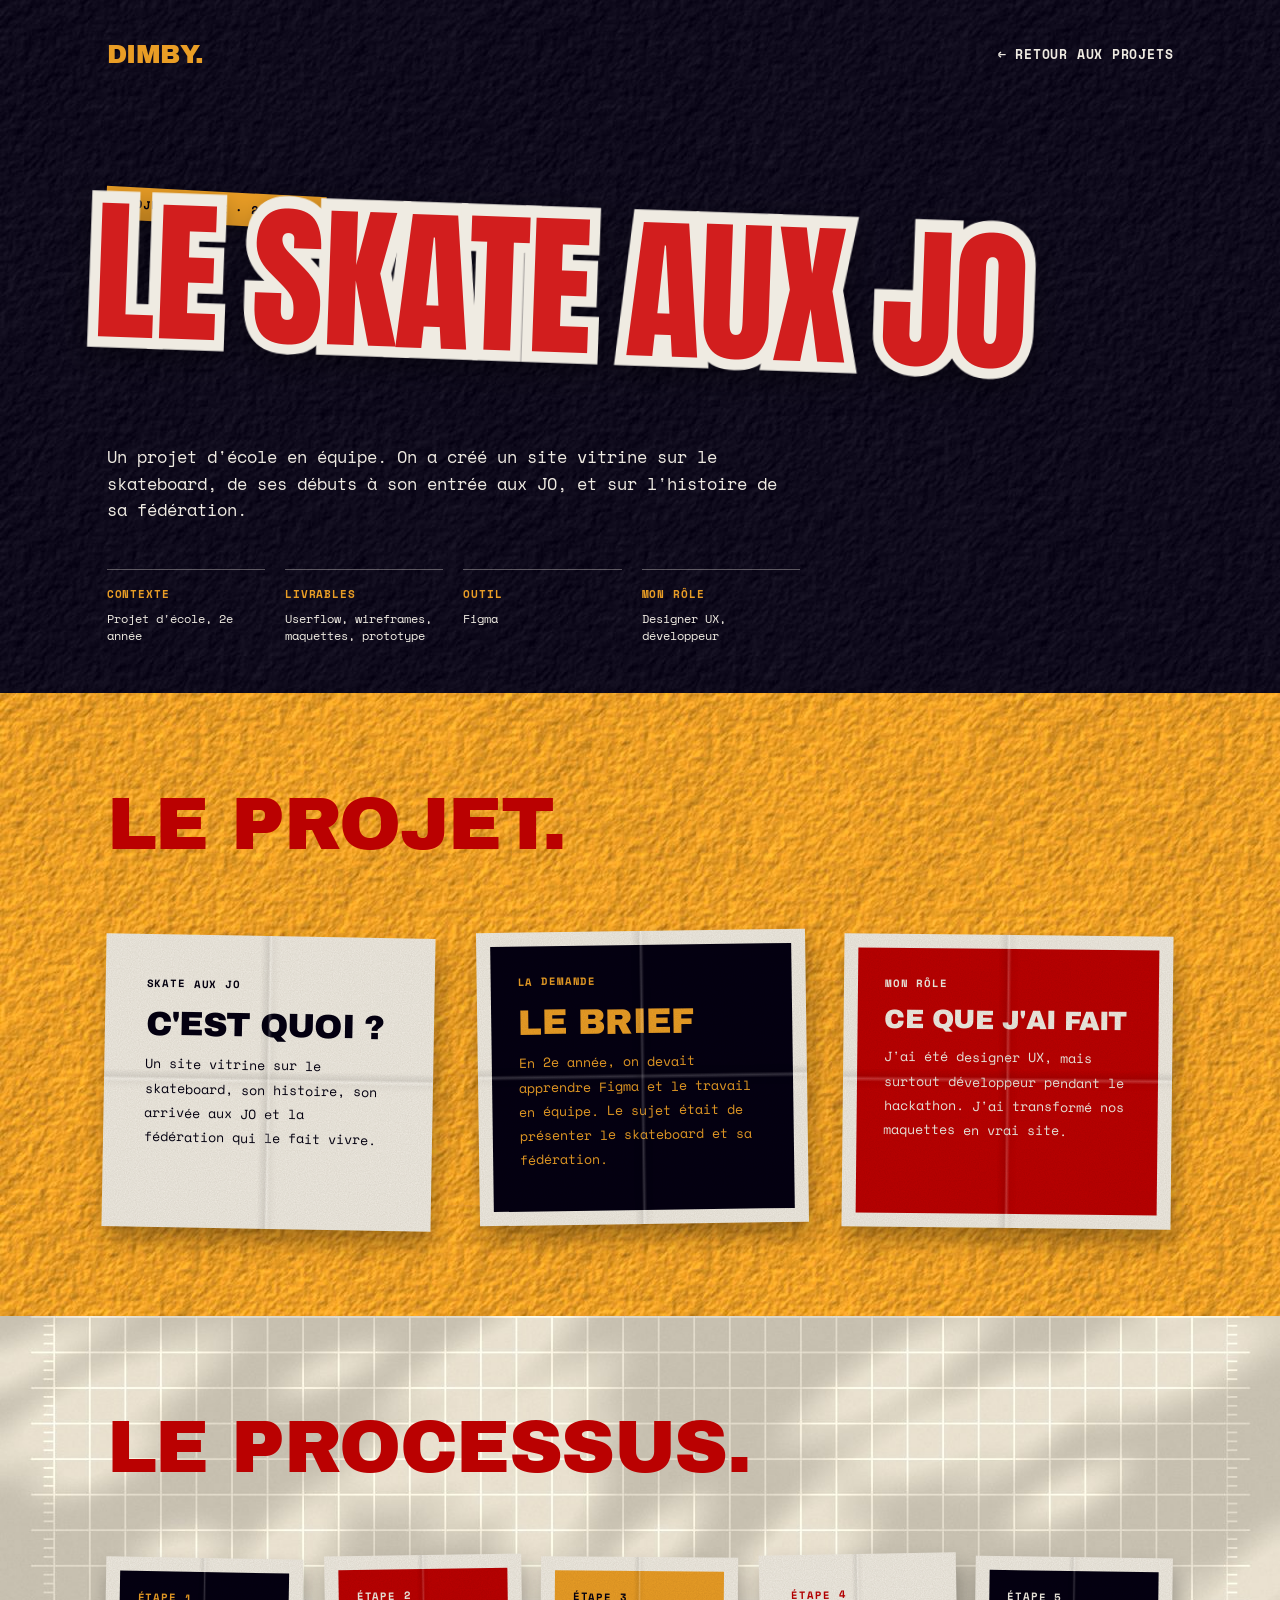
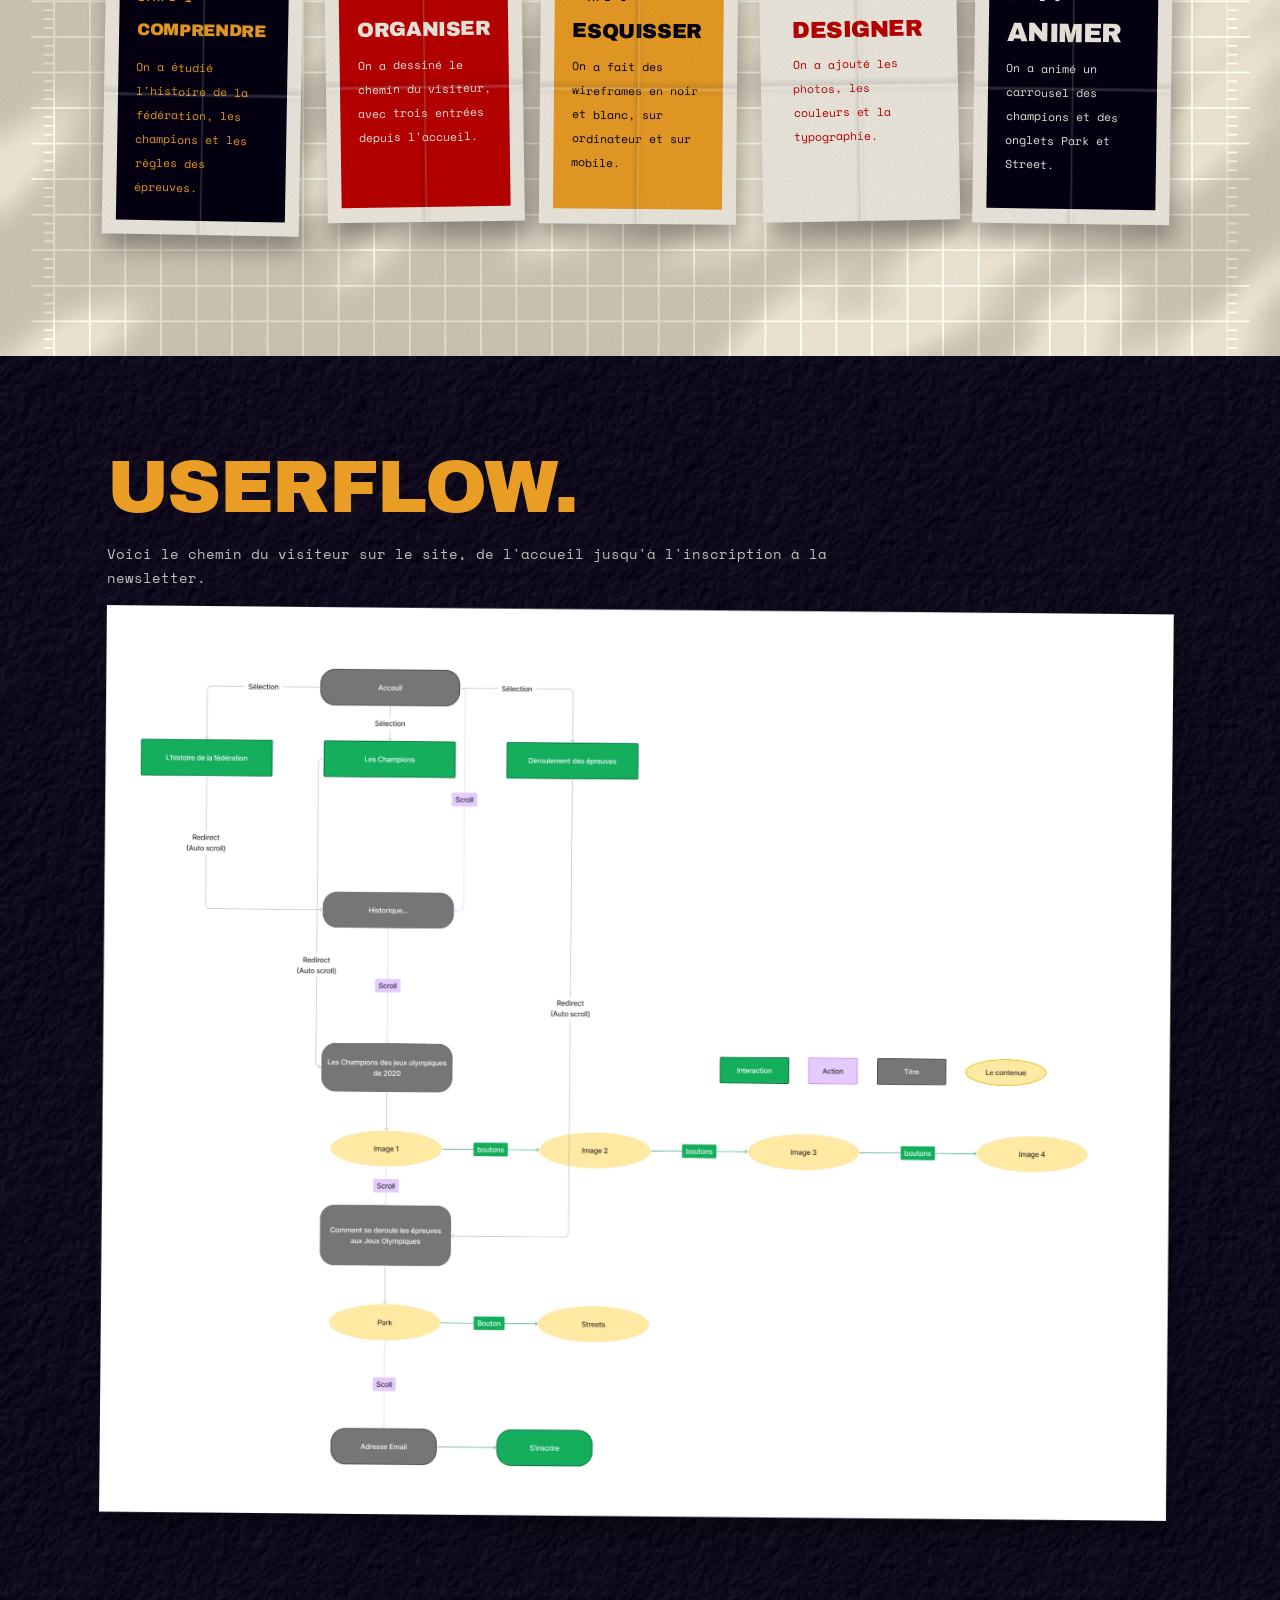
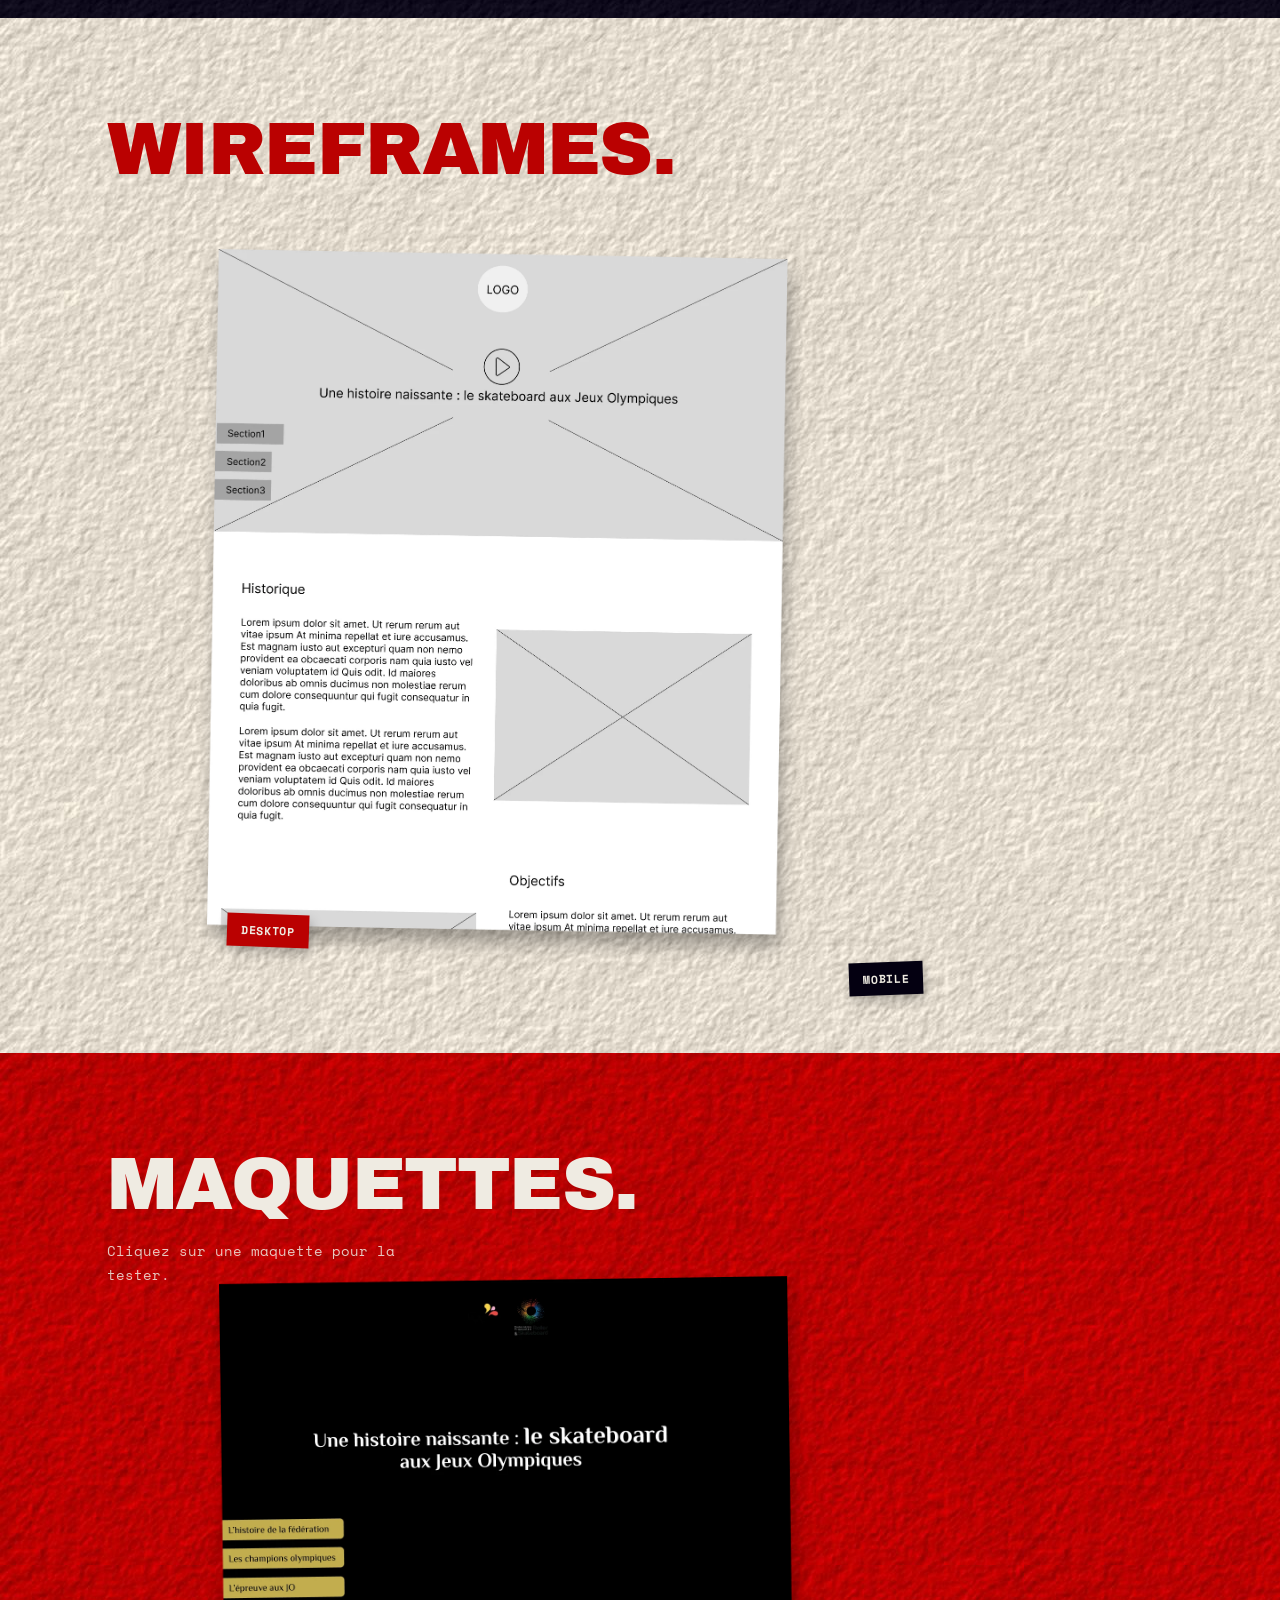
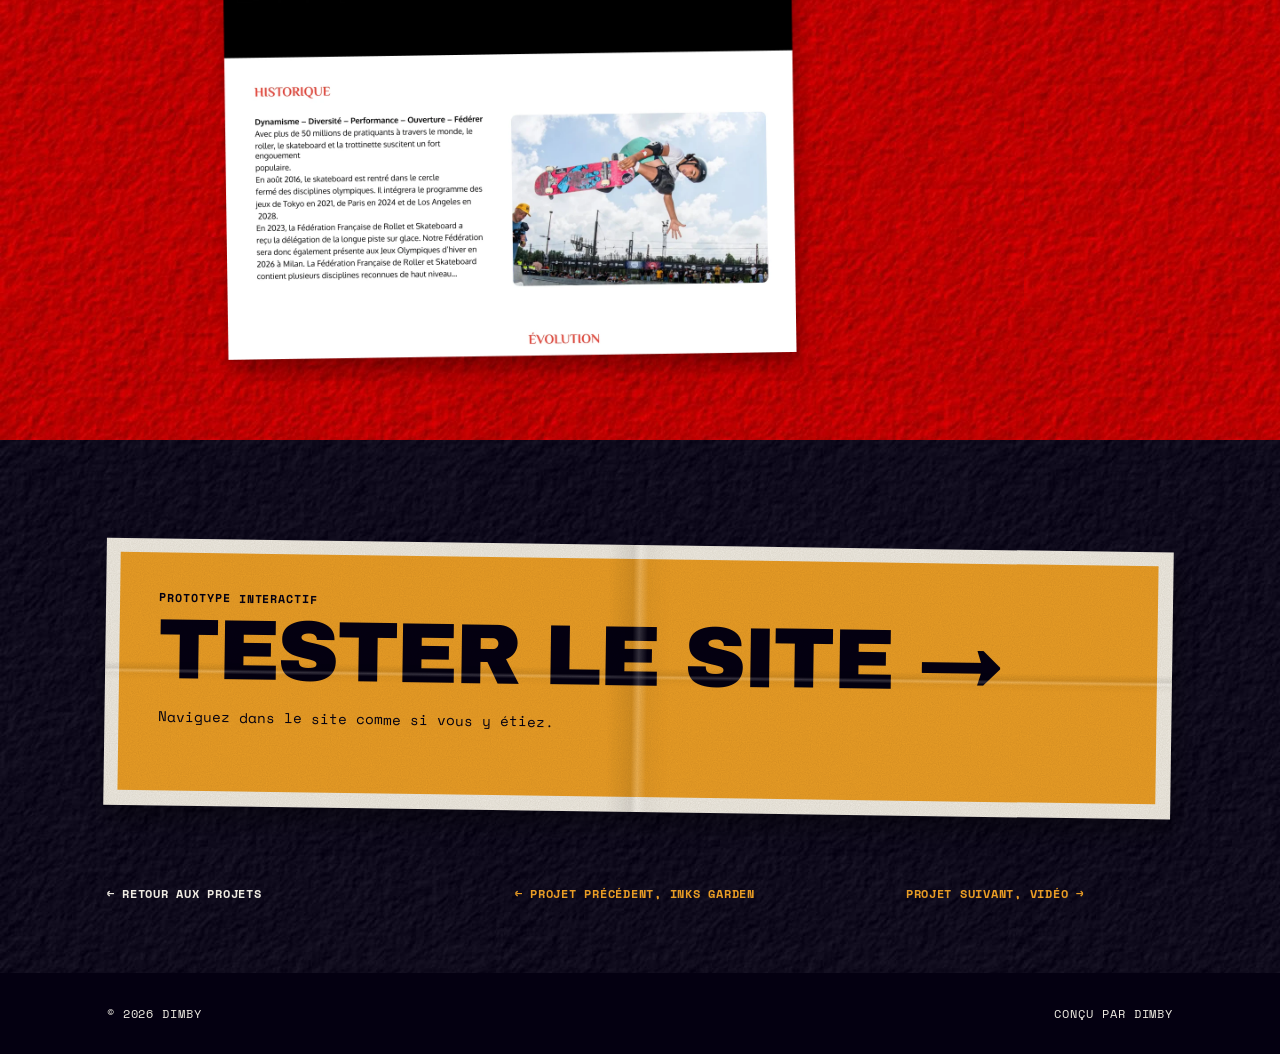
<file: skate-aux-jo.html>
<!doctype html>
<html lang="fr">
<head>
<meta charset="utf-8">
<meta http-equiv="Content-Security-Policy" content="default-src 'self'; script-src 'self'; style-src 'self' 'unsafe-inline'; img-src 'self' data: https://*.goatcounter.com; font-src 'self'; connect-src 'self' https://*.goatcounter.com; media-src 'self'; object-src 'none'; base-uri 'self'; form-action 'none'; upgrade-insecure-requests">
<meta name="referrer" content="strict-origin-when-cross-origin">
<meta name="viewport" content="width=device-width, initial-scale=1">
<title>Le skate aux JO · Portfolio de Dimby</title>
<meta name="description" content="Un site vitrine sur le skateboard et son arrivée aux Jeux Olympiques, conçu en équipe sur Figma.">
<meta property="og:title" content="Le skate aux JO · Portfolio de Dimby">
<meta property="og:description" content="Un site vitrine sur le skateboard et son arrivée aux Jeux Olympiques, conçu en équipe sur Figma.">
<meta property="og:image" content="assets/img/accueil-studio.webp">
<link rel="icon" href="assets/favicon.svg" type="image/svg+xml">
<link rel="preload" href="assets/fonts/archivo-black.woff2" as="font" type="font/woff2" crossorigin>
<link rel="preload" href="assets/fonts/space-mono-400.woff2" as="font" type="font/woff2" crossorigin>
<link rel="stylesheet" href="assets/style.css">
</head>
<body class="projet">

<section id="haut" class="sec hero-projet" style="background-image:url(assets/tex/mur-nuit.jpg);background-size:512px" data-figma="01 · Hero projet">
<header class="nav nav-projet"><a class="logo" href="index.html">Dimby.</a><a class="retour" href="index.html#projets">← Retour aux projets</a></header><div class="stage" style="--h:780">
<div class="el lab sh" style="--x:118.9;--y:196.4;--w:246;--r:3deg;z-index:1;--pt:8;--pr:14;--pb:8;--pl:14;background:#e99d25"><span style="--fs:13;--fsm:13px;font-family:var(--f-texte);color:#040011;font-weight:700;letter-spacing:0.060em;line-height:1.5;text-transform:uppercase">Projet d&#x27;école · 2e année</span></div>
<h1 class="el stk" style="--x:106.1;--y:259.2;--w:1104;--r:2deg;z-index:2;--swem:0.1371;--oc:#efebe2;text-align:left"><span class="stk-b" aria-hidden="true"><span style="--fs:175;--fsm:min(90px, calc((100vw - 104px) / 7.50));font-family:var(--f-sticker);color:#d21e1e;letter-spacing:-0.010em;line-height:0.86;text-transform:uppercase">Le skate aux JO</span></span><span class="stk-f"><span style="--fs:175;--fsm:min(90px, calc((100vw - 104px) / 7.50));font-family:var(--f-sticker);color:#d21e1e;letter-spacing:-0.010em;line-height:0.86;text-transform:uppercase">Le skate aux JO</span></span></h1>
<div class="el t" style="--x:120;--y:500;--w:760;z-index:3;text-align:left"><span style="--fs:19;--fsm:15px;font-family:var(--f-texte);color:#efebe2;line-height:1.55">Un projet d&#x27;école en équipe. On a créé un site vitrine sur le skateboard, de ses débuts à son entrée aux JO, et sur l&#x27;histoire de sa fédération.</span></div>
<dl class="el info" style="--x:120;--y:640;--w:780;z-index:4;--rc:rgba(239,235,226,0.35)"><div><dt style="color:#e99d25">Contexte</dt><dd style="color:#efebe2">Projet d&#x27;école, 2e année</dd></div><div><dt style="color:#e99d25">Livrables</dt><dd style="color:#efebe2">Userflow, wireframes, maquettes, prototype</dd></div><div><dt style="color:#e99d25">Outil</dt><dd style="color:#efebe2">Figma</dd></div><div><dt style="color:#e99d25">Mon rôle</dt><dd style="color:#efebe2">Designer UX, développeur</dd></div></dl>
</div>
</section>
<section class="sec" style="background-image:url(assets/tex/papier-moutarde.jpg);background-size:512px" data-figma="02 · Le projet">
<div class="stage" style="--h:700">
<h2 class="el t titre" style="--x:120;--y:110;--w:517;z-index:1;text-align:left"><span style="--fs:84;--fsm:min(51px, calc((100vw - 104px) / 8.00));font-family:var(--f-titre);color:#ba0101;letter-spacing:-0.020em;line-height:0.90;text-transform:uppercase">Le projet.</span></h2>
<div class="el poster" style="--x:117.1;--y:273.2;--w:370;--r:1deg;z-index:2;--h:330;--in:0;background-color:#efebe2"><div class="ap" style="--pl:46;--pt:46"><p class="pi"><span style="--fs:12;--fsm:12px;font-family:var(--f-texte);color:#040011;font-weight:700;letter-spacing:0.080em;line-height:1.5;text-transform:uppercase">Skate aux JO</span></p><p class="pi"><span style="--fs:38;--fsm:min(32px, calc((100vw - 104px) / 9.60));font-family:var(--f-titre);color:#040011;letter-spacing:-0.020em;line-height:0.92;text-transform:uppercase">C&#x27;est quoi ?</span></p><p class="pi"><span style="--fs:15;--fsm:15px;font-family:var(--f-texte);color:#040011;line-height:1.60">Un site vitrine sur le skateboard, son histoire, son arrivée aux JO et la fédération qui le fait vivre.</span></p></div></div>
<div class="el poster has-ap" style="--x:537.3;--y:267.4;--w:370;--r:-0.8deg;z-index:3;--h:330;--in:16;background-color:#efebe2"><div class="ap" style="background:#040011;--pl:30;--pt:30"><p class="pi"><span style="--fs:12;--fsm:12px;font-family:var(--f-texte);color:#e99d25;font-weight:700;letter-spacing:0.080em;line-height:1.5;text-transform:uppercase">La demande</span></p><p class="pi"><span style="--fs:40;--fsm:min(33px, calc((100vw - 104px) / 6.40));font-family:var(--f-titre);color:#e99d25;letter-spacing:-0.020em;line-height:0.92;text-transform:uppercase">Le brief</span></p><p class="pi"><span style="--fs:15;--fsm:15px;font-family:var(--f-texte);color:#e99d25;line-height:1.60">En 2e année, on devait apprendre Figma et le travail en équipe. Le sujet était de présenter le skateboard et sa fédération.</span></p></div></div>
<div class="el poster has-ap" style="--x:948.3;--y:271.9;--w:370;--r:0.6deg;z-index:4;--h:330;--in:16;background-color:#efebe2"><div class="ap" style="background:#ba0101;--pl:30;--pt:30"><p class="pi"><span style="--fs:12;--fsm:12px;font-family:var(--f-texte);color:#efebe2;font-weight:700;letter-spacing:0.080em;line-height:1.5;text-transform:uppercase">Mon rôle</span></p><p class="pi"><span style="--fs:30;--fsm:min(21px, calc((100vw - 104px) / 12.80));font-family:var(--f-titre);color:#efebe2;letter-spacing:-0.020em;line-height:0.92;text-transform:uppercase">Ce que j&#x27;ai fait</span></p><p class="pi"><span style="--fs:15;--fsm:15px;font-family:var(--f-texte);color:#efebe2;line-height:1.60">J&#x27;ai été designer UX, mais surtout développeur pendant le hackathon. J&#x27;ai transformé nos maquettes en vrai site.</span></p></div></div>
</div>
</section>
<section class="sec" style="background-image:url(assets/tex/papier-quadrille.jpg);background-size:cover;background-position:center" data-figma="03 · Processus">
<div class="stage" style="--h:720">
<h2 class="el t titre" style="--x:120;--y:110;--w:725;z-index:1;text-align:left"><span style="--fs:84;--fsm:min(51px, calc((100vw - 104px) / 10.40));font-family:var(--f-titre);color:#ba0101;letter-spacing:-0.020em;line-height:0.90;text-transform:uppercase">Le processus.</span></h2>
<div class="el poster has-ap" style="--x:117.4;--y:271.9;--w:222;--r:1deg;z-index:2;--h:300;--in:16;background-color:#efebe2"><div class="ap" style="background:#040011;--pl:20;--pt:20"><p class="pi"><span style="--fs:12;--fsm:12px;font-family:var(--f-texte);color:#e99d25;font-weight:700;letter-spacing:0.080em;line-height:1.5;text-transform:uppercase">Étape 1</span></p><p class="pi"><span style="--fs:19;--fsm:15px;font-family:var(--f-titre);color:#e99d25;letter-spacing:-0.020em;line-height:0.92;text-transform:uppercase">Comprendre</span></p><p class="pi"><span style="--fs:13;--fsm:13px;font-family:var(--f-texte);color:#e99d25;line-height:1.60">On a étudié l&#x27;histoire de la fédération, les champions et les règles des épreuves.</span></p></div></div>
<div class="el poster has-ap" style="--x:366.6;--y:268.4;--w:222;--r:-0.8deg;z-index:3;--h:300;--in:16;background-color:#efebe2"><div class="ap" style="background:#ba0101;--pl:20;--pt:20"><p class="pi"><span style="--fs:12;--fsm:12px;font-family:var(--f-texte);color:#efebe2;font-weight:700;letter-spacing:0.080em;line-height:1.5;text-transform:uppercase">Étape 2</span></p><p class="pi"><span style="--fs:23;--fsm:17px;font-family:var(--f-titre);color:#efebe2;letter-spacing:-0.020em;line-height:0.92;text-transform:uppercase">Organiser</span></p><p class="pi"><span style="--fs:13;--fsm:13px;font-family:var(--f-texte);color:#efebe2;line-height:1.60">On a dessiné le chemin du visiteur, avec trois entrées depuis l&#x27;accueil.</span></p></div></div>
<div class="el poster has-ap" style="--x:607.7;--y:271;--w:222;--r:0.5deg;z-index:4;--h:300;--in:16;background-color:#efebe2"><div class="ap" style="background:#e99d25;--pl:20;--pt:20"><p class="pi"><span style="--fs:12;--fsm:12px;font-family:var(--f-texte);color:#040011;font-weight:700;letter-spacing:0.080em;line-height:1.5;text-transform:uppercase">Étape 3</span></p><p class="pi"><span style="--fs:23;--fsm:17px;font-family:var(--f-titre);color:#040011;letter-spacing:-0.020em;line-height:0.92;text-transform:uppercase">Esquisser</span></p><p class="pi"><span style="--fs:13;--fsm:13px;font-family:var(--f-texte);color:#040011;line-height:1.60">On a fait des wireframes en noir et blanc, sur ordinateur et sur mobile.</span></p></div></div>
<div class="el poster" style="--x:856.1;--y:268;--w:222;--r:-1deg;z-index:5;--h:300;--in:0;background-color:#efebe2"><div class="ap" style="--pl:36;--pt:36"><p class="pi"><span style="--fs:12;--fsm:12px;font-family:var(--f-texte);color:#ba0101;font-weight:700;letter-spacing:0.080em;line-height:1.5;text-transform:uppercase">Étape 4</span></p><p class="pi"><span style="--fs:26;--fsm:min(19px, calc((100vw - 104px) / 6.40));font-family:var(--f-titre);color:#ba0101;letter-spacing:-0.020em;line-height:0.92;text-transform:uppercase">Designer</span></p><p class="pi"><span style="--fs:13;--fsm:13px;font-family:var(--f-texte);color:#ba0101;line-height:1.60">On a ajouté les photos, les couleurs et la typographie.</span></p></div></div>
<div class="el poster has-ap" style="--x:1095.9;--y:271.5;--w:222;--r:0.8deg;z-index:6;--h:300;--in:16;background-color:#efebe2"><div class="ap" style="background:#040011;--pl:20;--pt:20"><p class="pi"><span style="--fs:12;--fsm:12px;font-family:var(--f-texte);color:#efebe2;font-weight:700;letter-spacing:0.080em;line-height:1.5;text-transform:uppercase">Étape 5</span></p><p class="pi"><span style="--fs:30;--fsm:min(21px, calc((100vw - 104px) / 4.80));font-family:var(--f-titre);color:#efebe2;letter-spacing:-0.020em;line-height:0.92;text-transform:uppercase">Animer</span></p><p class="pi"><span style="--fs:13;--fsm:13px;font-family:var(--f-texte);color:#efebe2;line-height:1.60">On a animé un carrousel des champions et des onglets Park et Street.</span></p></div></div>
</div>
</section>
<section class="sec" style="background-image:url(assets/tex/mur-nuit.jpg);background-size:512px" data-figma="04 · Userflow">
<div class="stage" style="--h:1420">
<h2 class="el t titre" style="--x:120;--y:110;--w:531;z-index:1;text-align:left"><span style="--fs:84;--fsm:min(51px, calc((100vw - 104px) / 7.20));font-family:var(--f-titre);color:#e99d25;letter-spacing:-0.020em;line-height:0.90;text-transform:uppercase">Userflow.</span></h2>
<div class="el t" style="--x:120;--y:210;--w:902;z-index:2;text-align:left"><span style="--fs:16;--fsm:16px;font-family:var(--f-texte);color:rgba(239,235,226,0.80);line-height:1.50">Voici le chemin du visiteur sur le site, de l&#x27;accueil jusqu&#x27;à l&#x27;inscription à la newsletter.</span></div>
<div class="el img" style="--x:93.1;--y:272;--w:1253;z-index:3;--iw:1253"><img src="assets/img/skate-userflow.webp" width="1253" height="1074" alt="Userflow" loading="lazy" decoding="async"></div>
</div>
</section>
<section class="sec" style="background-image:url(assets/tex/papier-creme.jpg);background-size:512px" data-figma="05 · Wireframes">
<div class="stage" style="--h:1165">
<h2 class="el t titre" style="--x:120;--y:110;--w:642;z-index:1;text-align:left"><span style="--fs:84;--fsm:min(51px, calc((100vw - 104px) / 8.80));font-family:var(--f-titre);color:#ba0101;letter-spacing:-0.020em;line-height:0.90;text-transform:uppercase">Wireframes.</span></h2>
<div class="el img" style="--x:214.7;--y:252;--w:698;z-index:2;--iw:698"><img src="assets/img/skate-wf-desktop.webp" width="698" height="816" alt="Wireframe desktop" loading="lazy" decoding="async"></div>
<div class="el lab sh" style="--x:255.4;--y:1041.5;--w:89;--r:2deg;z-index:3;--pt:8;--pr:14;--pb:8;--pl:14;background:#ba0101"><span style="--fs:13;--fsm:13px;font-family:var(--f-texte);color:#efebe2;font-weight:700;letter-spacing:0.060em;line-height:1.5;text-transform:uppercase">Desktop</span></div>
<div class="el img" style="--x:916;--y:257.5;--w:317;z-index:4;--iw:317"><img src="assets/img/skate-wf-mobile.webp" width="317" height="788" alt="Wireframe mobile" loading="lazy" decoding="async"></div>
<div class="el lab sh" style="--x:954.6;--y:1028.6;--w:80;--r:-2deg;z-index:5;--pt:8;--pr:14;--pb:8;--pl:14;background:#040011"><span style="--fs:13;--fsm:13px;font-family:var(--f-texte);color:#efebe2;font-weight:700;letter-spacing:0.060em;line-height:1.5;text-transform:uppercase">Mobile</span></div>
</div>
</section>
<section class="sec" style="background-image:url(assets/tex/mur-rouge.jpg);background-size:512px" data-figma="06 · Maquettes">
<div class="stage" style="--h:1110">
<h2 class="el t titre" style="--x:120;--y:110;--w:600;z-index:1;text-align:left"><span style="--fs:84;--fsm:min(51px, calc((100vw - 104px) / 8.00));font-family:var(--f-titre);color:#efebe2;letter-spacing:-0.020em;line-height:0.90;text-transform:uppercase">Maquettes.</span></h2>
<div class="el t" style="--x:120;--y:210;--w:392;z-index:2;text-align:left"><span style="--fs:16;--fsm:16px;font-family:var(--f-texte);color:rgba(239,235,226,0.85);line-height:1.50">Cliquez sur une maquette pour la tester.</span></div>
<a class="el img link" href="https://www.figma.com/proto/oppfCQ0eRjZ3lV1kI0wNva/Portfolio-Dimby?node-id=105-805&amp;starting-point-node-id=105-805" target="_blank" rel="noopener" style="--x:228;--y:243.1;--w:695;z-index:3;--iw:695"><img src="assets/img/skate-maq-desktop.webp" width="695" height="813" alt="Maquette desktop" loading="lazy" decoding="async"></a>
<a class="el img link" href="https://www.figma.com/proto/oppfCQ0eRjZ3lV1kI0wNva/Portfolio-Dimby?node-id=105-892&amp;starting-point-node-id=105-892" target="_blank" rel="noopener" style="--x:903.1;--y:262;--w:317;z-index:4;--iw:317"><img src="assets/img/skate-maq-mobile.webp" width="317" height="788" alt="Maquette mobile" loading="lazy" decoding="async"></a>
</div>
</section>
<section class="sec" style="background-image:url(assets/tex/mur-nuit.jpg);background-size:512px" data-figma="07 · Le prototype">
<div class="stage" style="--h:600">
<div class="el poster cta has-ap" style="--x:117.8;--y:118.4;--w:1200;--r:0.8deg;z-index:1;--h:300;--in:16;background-color:#efebe2"><div class="ap" style="background:#e99d25;--pl:44;--pt:40"><p class="pi"><span style="--fs:13;--fsm:13px;font-family:var(--f-texte);color:#040011;font-weight:700;letter-spacing:0.080em;line-height:1.5;text-transform:uppercase">Prototype interactif</span></p><a class="cta-big" href="https://www.figma.com/proto/oppfCQ0eRjZ3lV1kI0wNva/Portfolio-Dimby?node-id=105-805&amp;starting-point-node-id=105-805" target="_blank" rel="noopener"><span style="--fs:96;--fsm:min(56px, calc((100vw - 104px) / 12.80));font-family:var(--f-titre);color:#040011;letter-spacing:-0.030em;line-height:0.90;text-transform:uppercase">Tester le site →</span></a><p class="pi"><span style="--fs:16;--fsm:16px;font-family:var(--f-texte);color:#040011;line-height:1.60">Naviguez dans le site comme si vous y étiez.</span></p></div></div>
<a href="index.html#projets" class="el t" style="--x:120;--y:500;--w:188;z-index:2;text-align:left"><span style="--fs:14;--fsm:14px;font-family:var(--f-texte);color:#efebe2;font-weight:700;letter-spacing:0.060em;line-height:1.5;text-transform:uppercase">← Retour aux projets</span></a>
<a href="inks-garden.html" class="el t" style="--x:579;--y:500;--w:291;z-index:3;text-align:left"><span style="--fs:14;--fsm:14px;font-family:var(--f-texte);color:#e99d25;font-weight:700;letter-spacing:0.060em;line-height:1.5;text-transform:uppercase">← Projet précédent, Inks Garden</span></a>
<a href="video.html" class="el t" style="--x:1019;--y:500;--w:216;z-index:4;text-align:left"><span style="--fs:14;--fsm:14px;font-family:var(--f-texte);color:#e99d25;font-weight:700;letter-spacing:0.060em;line-height:1.5;text-transform:uppercase">Projet suivant, Vidéo →</span></a>
</div>
</section>
<footer class="footer">
  <span>© 2026 Dimby</span>
  <span>Conçu par Dimby</span>
</footer>
<script src="assets/site.js" defer></script>
<script src="assets/stats.js" defer></script>
<script src="assets/vendor/motion.js" defer></script>
<script src="assets/animations.js" defer></script>
</body>
</html>
</file>
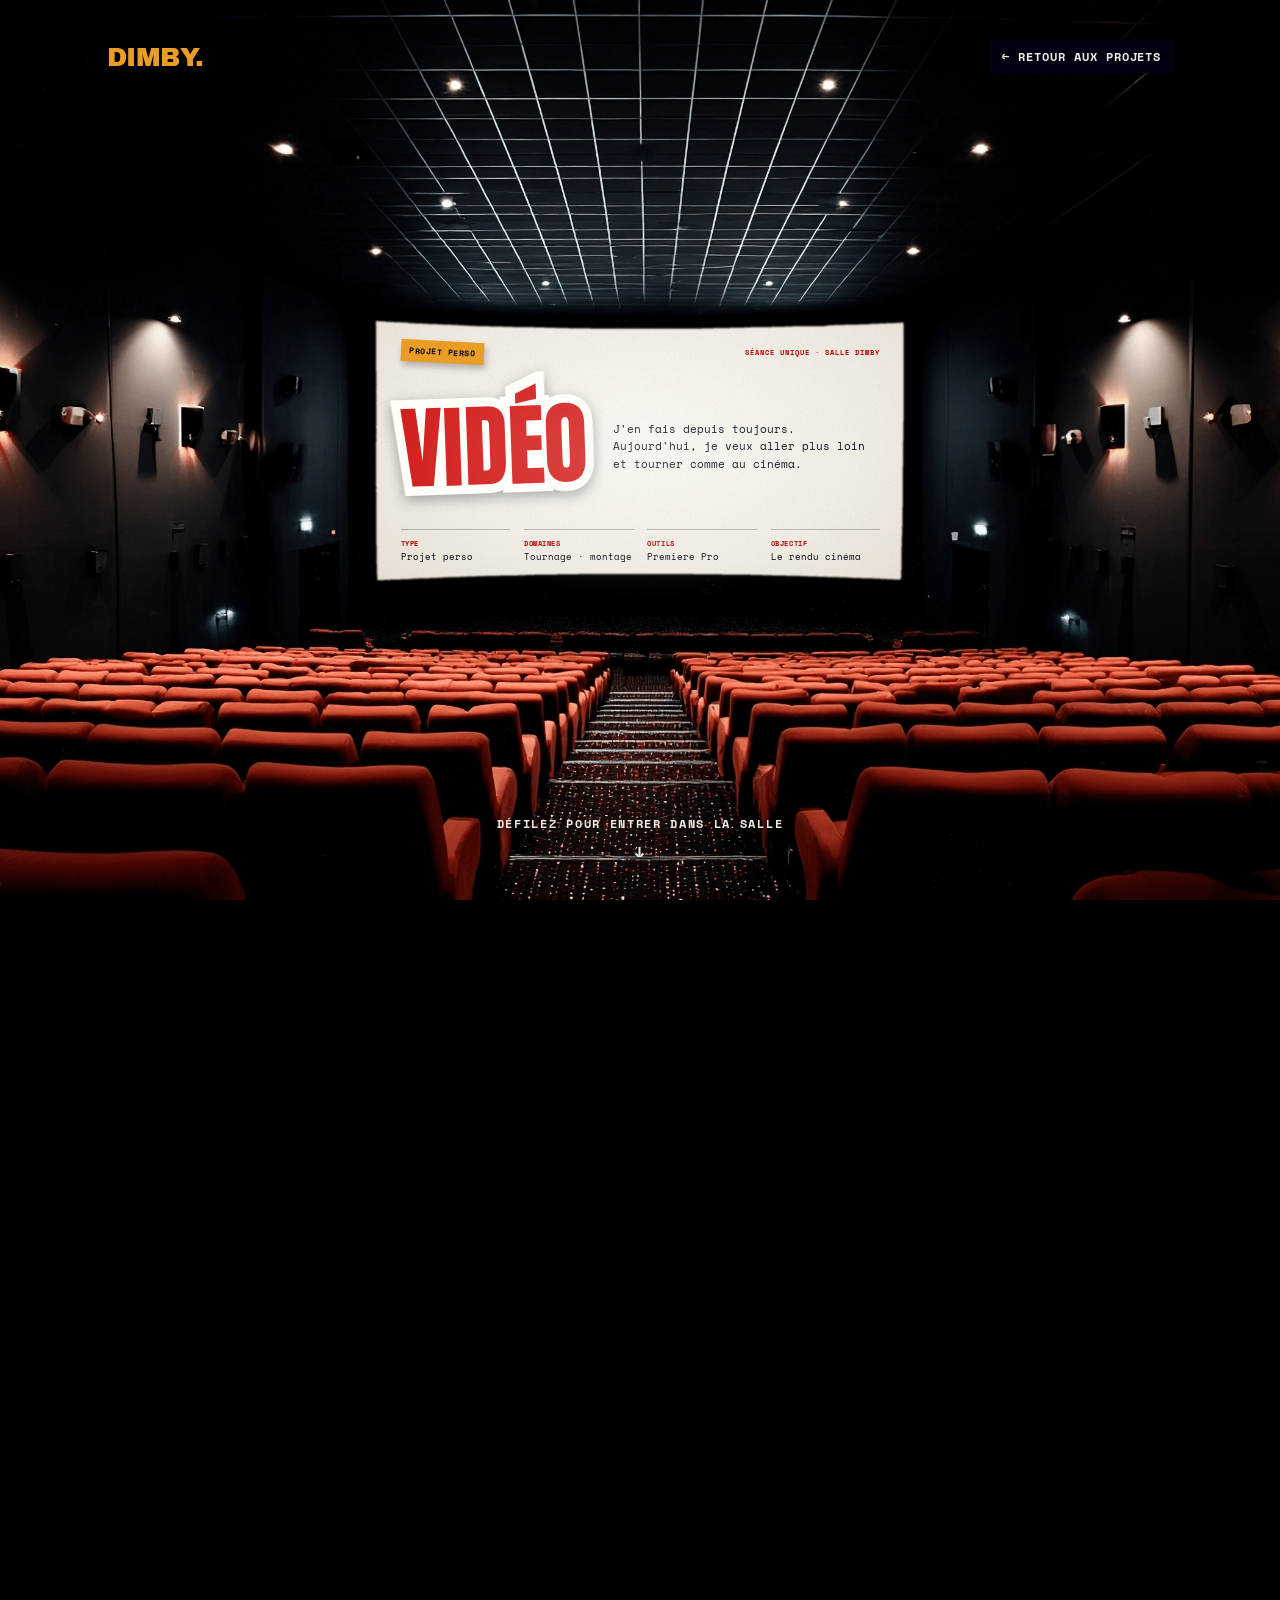
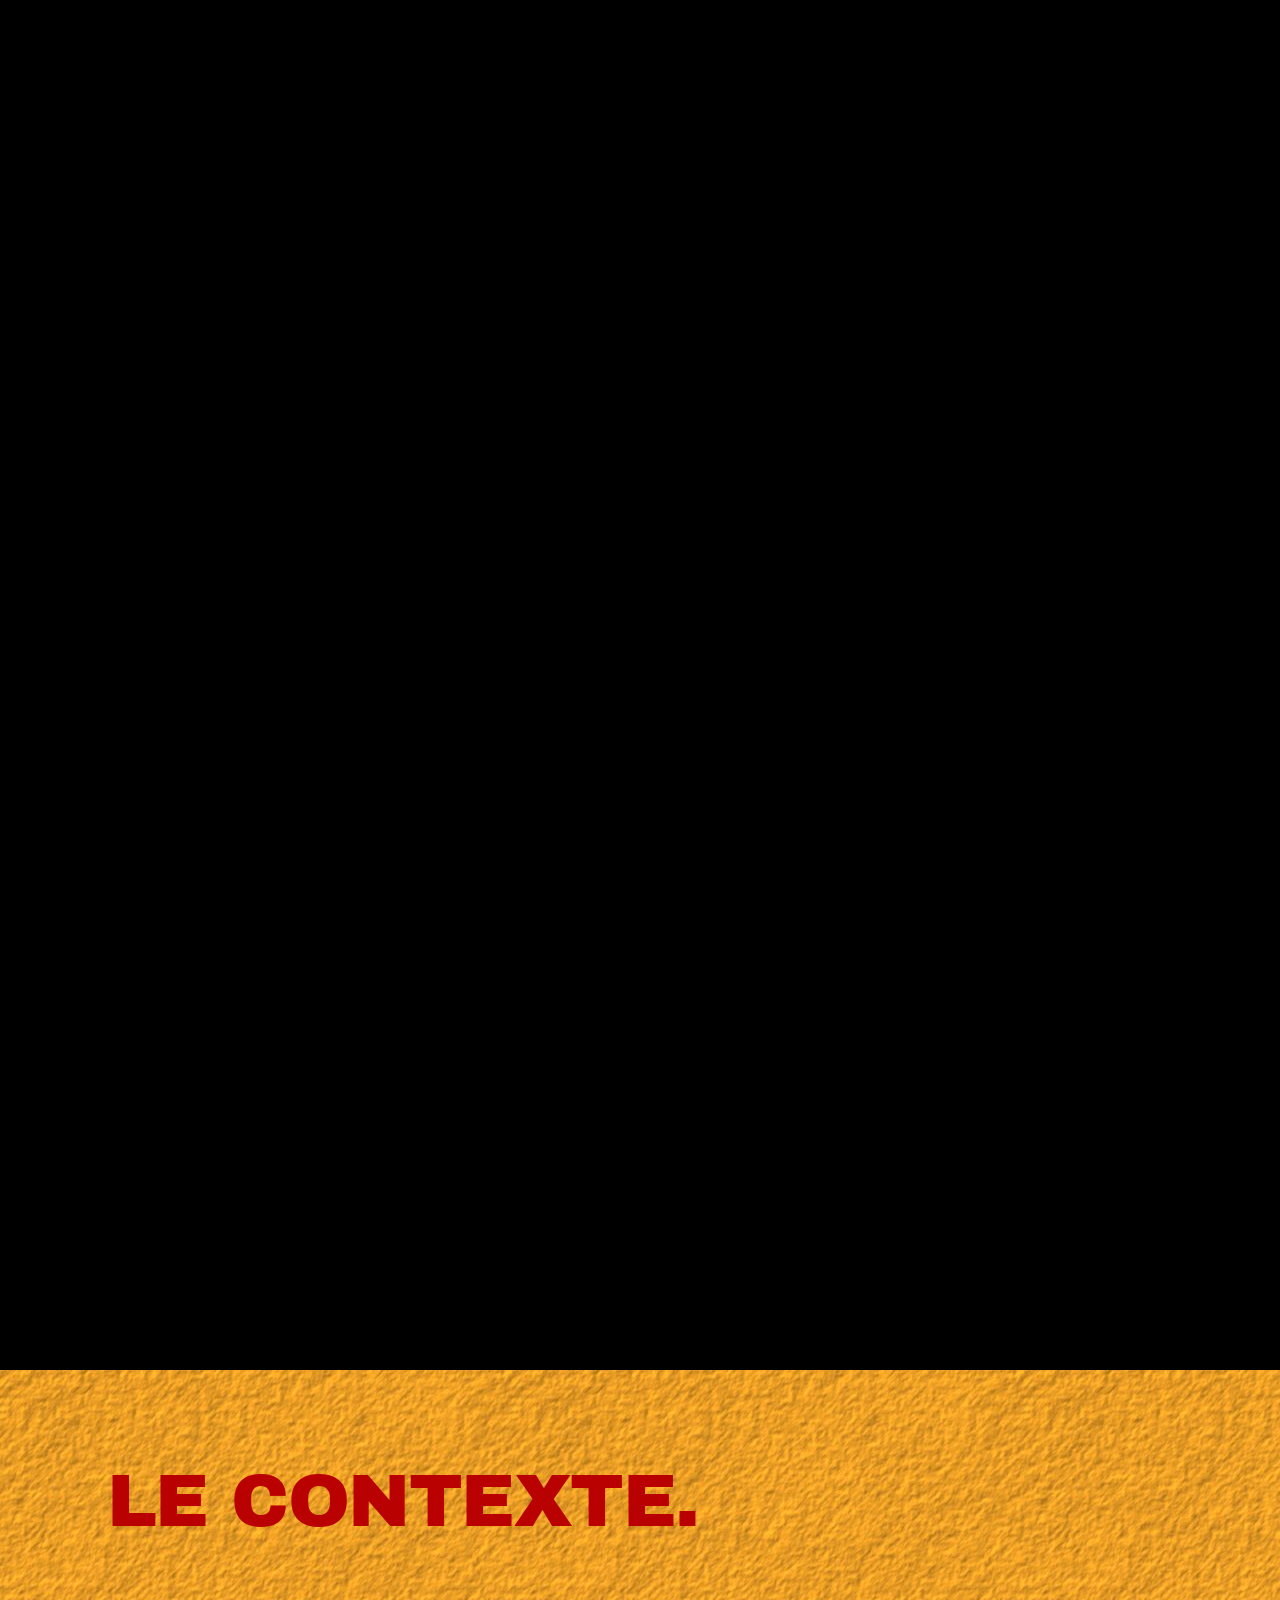
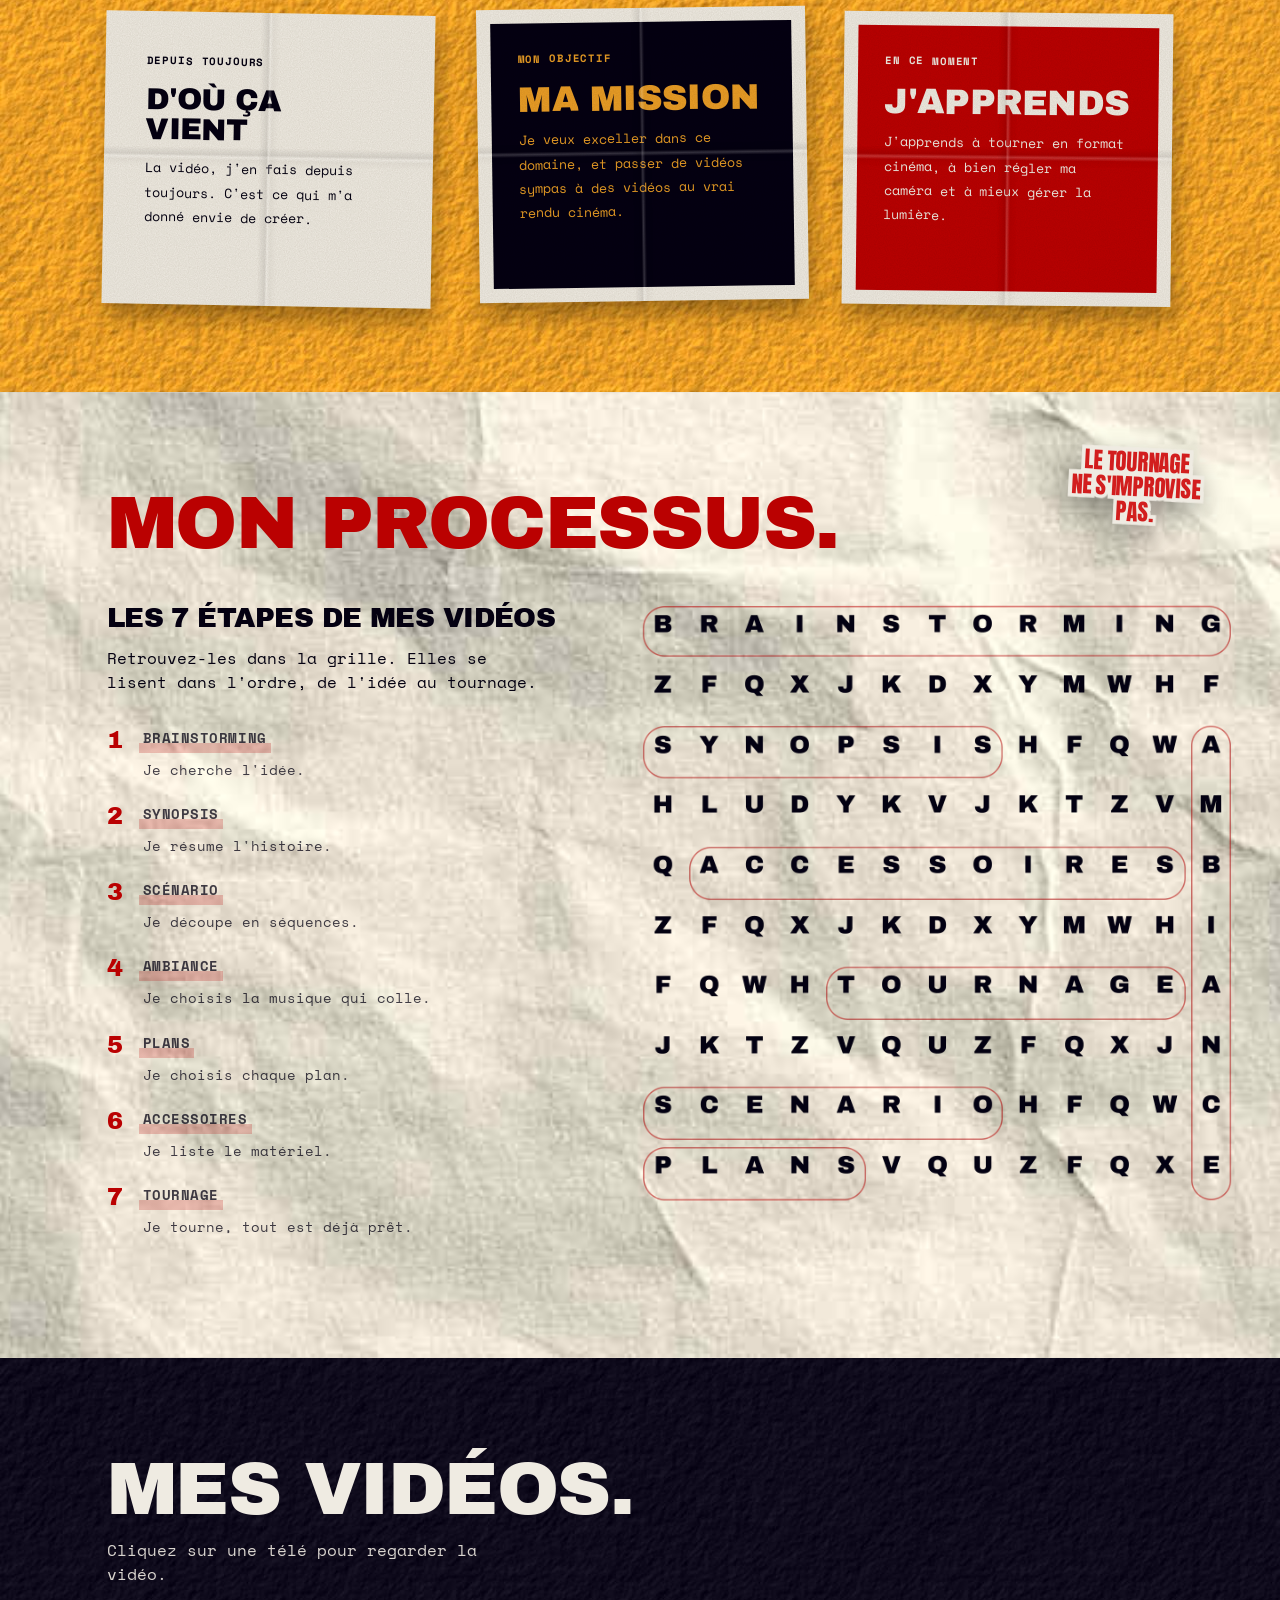
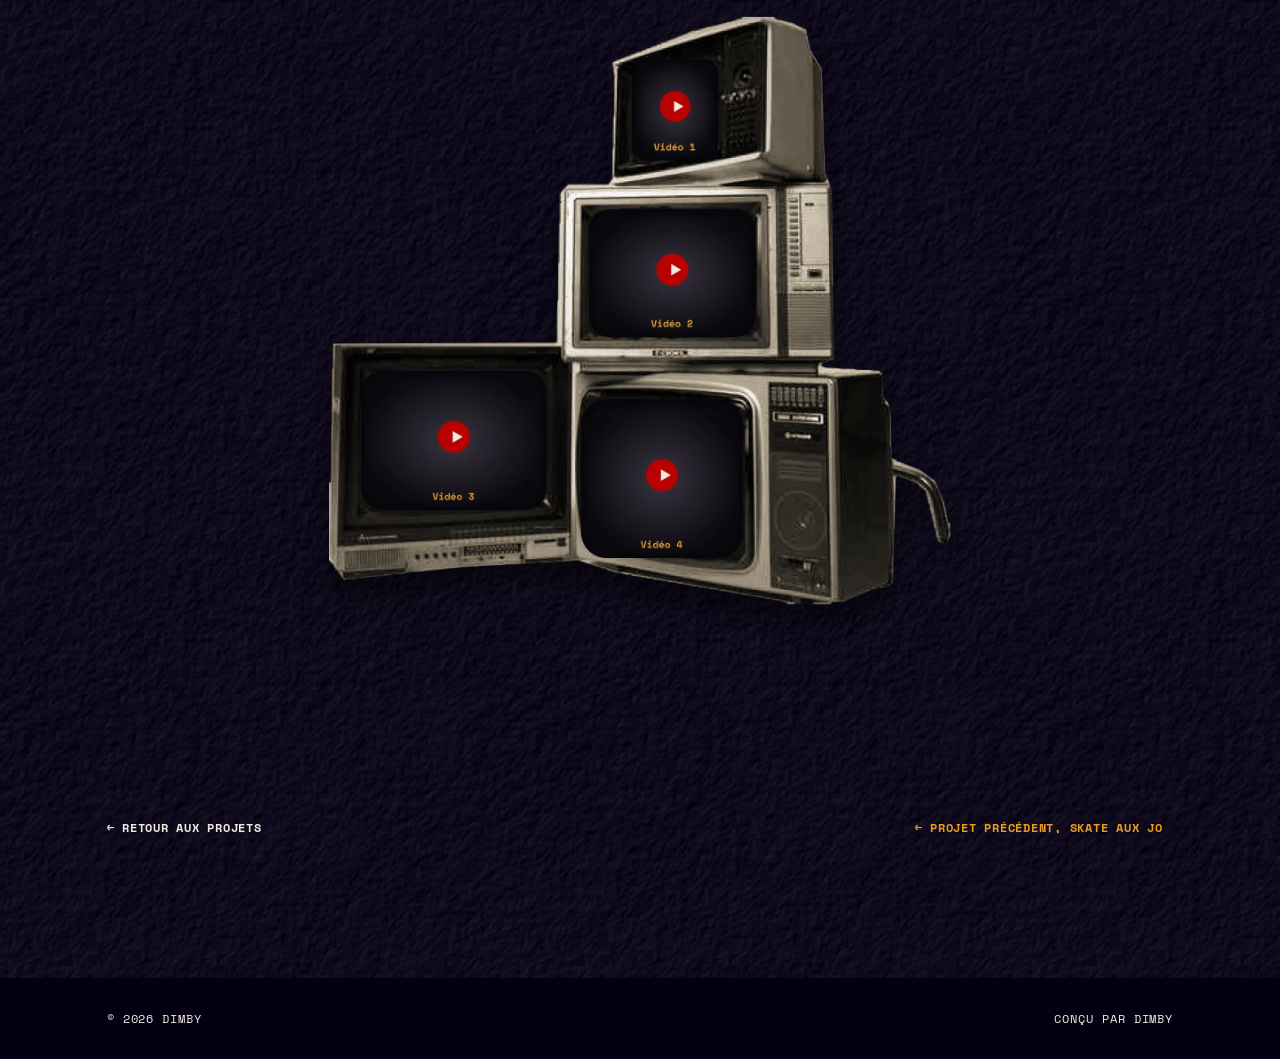
<file: video.html>
<!doctype html>
<html lang="fr">
<head>
<meta charset="utf-8">
<meta http-equiv="Content-Security-Policy" content="default-src 'self'; script-src 'self'; style-src 'self' 'unsafe-inline'; img-src 'self' data: https://*.goatcounter.com; font-src 'self'; connect-src 'self' https://*.goatcounter.com; media-src 'self'; object-src 'none'; base-uri 'self'; form-action 'none'; upgrade-insecure-requests">
<meta name="referrer" content="strict-origin-when-cross-origin">
<meta name="viewport" content="width=device-width, initial-scale=1">
<title>Vidéo · Portfolio de Dimby</title>
<meta name="description" content="Mes projets vidéo : tournage, montage et la recherche d'un rendu cinéma.">
<meta property="og:title" content="Vidéo · Portfolio de Dimby">
<meta property="og:description" content="Mes projets vidéo : tournage, montage et la recherche d'un rendu cinéma.">
<meta property="og:image" content="assets/img/accueil-studio.webp">
<link rel="icon" href="assets/favicon.svg" type="image/svg+xml">
<link rel="preload" href="assets/fonts/archivo-black.woff2" as="font" type="font/woff2" crossorigin>
<link rel="preload" href="assets/fonts/space-mono-400.woff2" as="font" type="font/woff2" crossorigin>
<link rel="stylesheet" href="assets/style.css">
</head>
<body class="projet">

<section id="haut" class="sec hero-projet hero-cine" data-figma="01 · Hero projet">
<div class="cine-colle">
<header class="nav nav-projet"><a class="logo" href="index.html">Dimby.</a><a class="retour" href="index.html#projets">← Retour aux projets</a></header>
<div class="cine-scene" aria-hidden="true">
<div class="cine-ecran"><div class="cine-mini">
<div class="cine-haut"><span class="cine-tag">Projet perso</span><span class="cine-seance">Séance unique · Salle Dimby</span></div>
<div class="cine-milieu">
<div class="stk cine-titre" style="--swem:0.2;--oc:#fffdf8"><span class="stk-b" aria-hidden="true"><span>Vidéo</span></span><span class="stk-f"><span>Vidéo</span></span></div>
<p class="cine-texte">J'en fais depuis toujours. Aujourd'hui, je veux aller plus loin et tourner comme au cinéma.</p>
</div>
<dl class="info cine-info" style="--rc:rgba(4,0,17,0.25)"><div><dt>Type</dt><dd>Projet perso</dd></div><div><dt>Domaines</dt><dd>Tournage · montage</dd></div><div><dt>Outils</dt><dd>Premiere Pro</dd></div><div><dt>Objectif</dt><dd>Le rendu cinéma</dd></div></dl>
</div></div>
<img class="cine-photo" src="assets/img/video-salle.webp" width="5824" height="3264" alt="" decoding="async" fetchpriority="high">
<div class="cine-lueur"></div>
</div>
<div class="cine-page"><div class="cine-contenu">
<div class="cine-haut"><span class="cine-tag">Projet perso</span><span class="cine-seance">Séance unique · Salle Dimby</span></div>
<div class="cine-milieu">
<h1 class="stk cine-titre" style="--swem:0.2;--oc:#fffdf8"><span class="stk-b" aria-hidden="true"><span>Vidéo</span></span><span class="stk-f"><span>Vidéo</span></span></h1>
<p class="cine-texte">J'en fais depuis toujours. Aujourd'hui, je veux aller plus loin et tourner comme au cinéma.</p>
</div>
<dl class="info cine-info" style="--rc:rgba(4,0,17,0.25)"><div><dt>Type</dt><dd>Projet perso</dd></div><div><dt>Domaines</dt><dd>Tournage · montage</dd></div><div><dt>Outils</dt><dd>Premiere Pro</dd></div><div><dt>Objectif</dt><dd>Le rendu cinéma</dd></div></dl>
</div></div>
<div class="cine-indice" aria-hidden="true">Défilez pour entrer dans la salle</div>
</div>
</section>
<section class="sec" style="background-image:url(assets/tex/papier-moutarde.jpg);background-size:512px" data-figma="02 · Le contexte">
<div class="stage" style="--h:700">
<h2 class="el t titre" style="--x:120;--y:110;--w:668;z-index:1;text-align:left"><span style="--fs:84;--fsm:min(51px, calc((100vw - 104px) / 9.60));font-family:var(--f-titre);color:#ba0101;letter-spacing:-0.020em;line-height:0.90;text-transform:uppercase">Le contexte.</span></h2>
<div class="el poster" style="--x:117.1;--y:273.2;--w:370;--r:1deg;z-index:2;--h:330;--in:0;background-color:#efebe2"><div class="ap" style="--pl:46;--pt:46"><p class="pi"><span style="--fs:12;--fsm:12px;font-family:var(--f-texte);color:#040011;font-weight:700;letter-spacing:0.080em;line-height:1.5;text-transform:uppercase">Depuis toujours</span></p><p class="pi"><span style="--fs:34;--fsm:min(30px, calc((100vw - 104px) / 10.40));font-family:var(--f-titre);color:#040011;letter-spacing:-0.020em;line-height:0.92;text-transform:uppercase">D&#x27;où ça vient</span></p><p class="pi"><span style="--fs:15;--fsm:15px;font-family:var(--f-texte);color:#040011;line-height:1.60">La vidéo, j&#x27;en fais depuis toujours. C&#x27;est ce qui m&#x27;a donné envie de créer.</span></p></div></div>
<div class="el poster has-ap" style="--x:537.3;--y:267.4;--w:370;--r:-0.8deg;z-index:3;--h:330;--in:16;background-color:#efebe2"><div class="ap" style="background:#040011;--pl:30;--pt:30"><p class="pi"><span style="--fs:12;--fsm:12px;font-family:var(--f-texte);color:#e99d25;font-weight:700;letter-spacing:0.080em;line-height:1.5;text-transform:uppercase">Mon objectif</span></p><p class="pi"><span style="--fs:40;--fsm:min(33px, calc((100vw - 104px) / 8.00));font-family:var(--f-titre);color:#e99d25;letter-spacing:-0.020em;line-height:0.92;text-transform:uppercase">Ma mission</span></p><p class="pi"><span style="--fs:15;--fsm:15px;font-family:var(--f-texte);color:#e99d25;line-height:1.60">Je veux exceller dans ce domaine, et passer de vidéos sympas à des vidéos au vrai rendu cinéma.</span></p></div></div>
<div class="el poster has-ap" style="--x:948.3;--y:271.9;--w:370;--r:0.6deg;z-index:4;--h:330;--in:16;background-color:#efebe2"><div class="ap" style="background:#ba0101;--pl:30;--pt:30"><p class="pi"><span style="--fs:12;--fsm:12px;font-family:var(--f-texte);color:#efebe2;font-weight:700;letter-spacing:0.080em;line-height:1.5;text-transform:uppercase">En ce moment</span></p><p class="pi"><span style="--fs:40;--fsm:min(33px, calc((100vw - 104px) / 8.00));font-family:var(--f-titre);color:#efebe2;letter-spacing:-0.020em;line-height:0.92;text-transform:uppercase">J&#x27;apprends</span></p><p class="pi"><span style="--fs:15;--fsm:15px;font-family:var(--f-texte);color:#efebe2;line-height:1.60">J&#x27;apprends à tourner en format cinéma, à bien régler ma caméra et à mieux gérer la lumière.</span></p></div></div>
</div>
</section>
<section class="sec" style="background-image:url(assets/tex/papier-froisse.jpg);background-size:cover;background-position:center" data-figma="03 · Processus">
<div class="stage" style="--h:1087">
<h2 class="el t titre" style="--x:120;--y:110;--w:826;z-index:1;text-align:left"><span style="--fs:84;--fsm:min(51px, calc((100vw - 104px) / 11.20));font-family:var(--f-titre);color:#ba0101;letter-spacing:-0.020em;line-height:0.90;text-transform:uppercase">Mon processus.</span></h2>
<div class="el stk" style="--x:1191.4;--y:101.4;--w:166;--r:3deg;z-index:2;--swem:0.3346;--oc:#efebe2;text-align:center"><span class="stk-b" aria-hidden="true"><span style="--fs:25.7;--fsm:min(19px, calc((100vw - 104px) / 7.00));font-family:var(--f-sticker);color:#d21e1e;letter-spacing:-0.010em;line-height:0.88;text-transform:uppercase">Le tournage
ne s&#x27;improvise
pas.</span></span><span class="stk-f"><span style="--fs:25.7;--fsm:min(19px, calc((100vw - 104px) / 7.00));font-family:var(--f-sticker);color:#d21e1e;letter-spacing:-0.010em;line-height:0.88;text-transform:uppercase">Le tournage
ne s&#x27;improvise
pas.</span></span></div>
<div class="el t" style="--x:120;--y:240;--w:508;z-index:3;text-align:left"><span style="--fs:31;--fsm:min(29px, calc((100vw - 104px) / 20.80));font-family:var(--f-titre);color:#040011;letter-spacing:-0.020em;line-height:0.95;text-transform:uppercase">Les 7 étapes de mes vidéos</span></div>
<div class="el t" style="--x:120;--y:286;--w:500;z-index:4;text-align:left"><span style="--fs:18;--fsm:18px;font-family:var(--f-texte);color:#040011;line-height:1.50">Retrouvez-les dans la grille. Elles se lisent dans l&#x27;ordre, de l&#x27;idée au tournage.</span></div>
<ol class="el steps" style="--x:120;--y:377;--w:480;z-index:5"><li><strong>Brainstorming</strong><span>Je cherche l&#x27;idée.</span></li><li><strong>Synopsis</strong><span>Je résume l&#x27;histoire.</span></li><li><strong>Scénario</strong><span>Je découpe en séquences.</span></li><li><strong>Ambiance</strong><span>Je choisis la musique qui colle.</span></li><li><strong>Plans</strong><span>Je choisis chaque plan.</span></li><li><strong>Accessoires</strong><span>Je liste le matériel.</span></li><li><strong>Tournage</strong><span>Je tourne, tout est déjà prêt.</span></li></ol>
<div class="el img" style="--x:720;--y:240;--w:668;z-index:6;--iw:668"><img src="assets/img/video-mots-meles.webp" width="668" height="669" alt="Mots mêlés" loading="lazy" decoding="async"></div>
</div>
</section>
<section class="sec" style="background-image:url(assets/tex/mur-nuit.jpg);background-size:512px" data-figma="04 · Mes vidéos">
<div class="stage" style="--h:1052">
<h2 class="el t titre" style="--x:120;--y:110;--w:595;z-index:1;text-align:left"><span style="--fs:84;--fsm:min(51px, calc((100vw - 104px) / 8.80));font-family:var(--f-titre);color:#efebe2;letter-spacing:-0.020em;line-height:0.90;text-transform:uppercase">Mes vidéos.</span></h2>
<div class="el t" style="--x:120;--y:202;--w:485;z-index:2;text-align:left"><span style="--fs:18;--fsm:18px;font-family:var(--f-texte);color:rgba(239,235,226,0.90);line-height:1.50">Cliquez sur une télé pour regarder la vidéo.</span></div>
<div class="el img teles" style="--x:330;--y:268;--w:965;z-index:3;--iw:965"><img src="assets/img/video-teles.webp" width="965" height="897" alt="Pile de télés, une vidéo dans chaque écran" loading="lazy" decoding="async"><a class="tele" href="https://www.instagram.com/reel/DVrZ_YQDaz_/" target="_blank" rel="noopener" style="left:37.3%;top:2.8%;width:24%;height:20.4%" aria-label="Vidéo 1 : regarder sur Instagram"><span class="tele-tag">Voir sur Instagram ↗</span></a><a class="tele" href="https://www.instagram.com/reel/DUI6SYxjXjk/" target="_blank" rel="noopener" style="left:31.1%;top:23.4%;width:31.6%;height:21.8%" aria-label="Vidéo 2 : regarder sur Instagram"><span class="tele-tag">Voir sur Instagram ↗</span></a><a class="tele" href="https://www.instagram.com/reel/DVtOeRHjdRj/" target="_blank" rel="noopener" style="left:4.7%;top:43.5%;width:27.5%;height:29.6%" aria-label="Vidéo 3 : regarder sur Instagram"><span class="tele-tag">Voir sur Instagram ↗</span></a><a class="tele" href="https://www.youtube.com/watch?v=G3nK7US_5aE" target="_blank" rel="noopener" style="left:32.6%;top:46.3%;width:36.3%;height:30.1%" aria-label="Vidéo 4 : regarder sur YouTube"><span class="tele-tag">Voir sur YouTube ↗</span></a></div>
</div>
</section>
<section class="sec" style="background-image:url(assets/tex/mur-nuit.jpg);background-size:512px" data-figma="06 · Fin">
<div class="stage" style="--h:320">
<a href="index.html#projets" class="el t" style="--x:120;--y:140;--w:188;z-index:1;text-align:left"><span style="--fs:14;--fsm:14px;font-family:var(--f-texte);color:#efebe2;font-weight:700;letter-spacing:0.060em;line-height:1.5;text-transform:uppercase">← Retour aux projets</span></a>
<a href="skate-aux-jo.html" class="el t" style="--x:1029;--y:140;--w:301;z-index:2;text-align:left"><span style="--fs:14;--fsm:14px;font-family:var(--f-texte);color:#e99d25;font-weight:700;letter-spacing:0.060em;line-height:1.5;text-transform:uppercase">← Projet précédent, Skate aux JO</span></a>
</div>
</section>
<footer class="footer">
  <span>© 2026 Dimby</span>
  <span>Conçu par Dimby</span>
</footer>
<script src="assets/site.js" defer></script>
<script src="assets/stats.js" defer></script>
<script src="assets/vendor/motion.js" defer></script>
<script src="assets/animations.js" defer></script>
</body>
</html>
</file>
<file: assets/style.css>
/* ==========================================================
   Portfolio de Dimby — feuille de style
   Couleurs et polices à modifier ici, en haut du fichier.
   ========================================================== */
/* Polices (Google Fonts, licence OFL), hébergées avec le site */
@font-face { font-family: "Archivo Black"; src: url(fonts/archivo-black.woff2) format("woff2"); font-weight: 400; font-display: swap; }
@font-face { font-family: "Space Mono"; src: url(fonts/space-mono-400.woff2) format("woff2"); font-weight: 400; font-display: swap; }
@font-face { font-family: "Space Mono"; src: url(fonts/space-mono-700.woff2) format("woff2"); font-weight: 700; font-display: swap; }
@font-face { font-family: "Anton"; src: url(fonts/anton.woff2) format("woff2"); font-weight: 400; font-display: swap; }

:root {
  --rouge: #ba0101;
  --or: #e99d25;
  --jaguar: #040011;
  --creme: #efebe2;
  --f-titre: "Archivo Black", "Arial Black", sans-serif;
  --f-texte: "Space Mono", ui-monospace, monospace;
  --f-sticker: "Anton", Impact, sans-serif;
  --ombre-affiche: 4px 14px 22px rgba(0, 0, 0, .32);
  --grain: url("data:image/svg+xml,%3Csvg xmlns='http://www.w3.org/2000/svg' width='160' height='160'%3E%3Cfilter id='n'%3E%3CfeTurbulence type='fractalNoise' baseFrequency='.9' numOctaves='2' stitchTiles='stitch'/%3E%3CfeColorMatrix values='0 0 0 0 .25 0 0 0 0 .2 0 0 0 0 .15 0 0 0 .55 0'/%3E%3C/filter%3E%3Crect width='160' height='160' filter='url(%23n)'/%3E%3C/svg%3E");
}

*, *::before, *::after { box-sizing: border-box; }
html { scroll-behavior: smooth; -webkit-text-size-adjust: 100%; }
body { margin: 0; background: var(--jaguar); color: var(--jaguar); font-family: var(--f-texte); overflow-x: hidden; }
img { display: block; max-width: 100%; height: auto; }
a { color: inherit; text-decoration: none; }
h1, h2, p, ol, dl, dd, address { margin: 0; padding: 0; font: inherit; font-style: normal; }
:focus-visible { outline: 3px solid var(--or); outline-offset: 3px; }

/* ---------- Sections ---------- */
.sec { position: relative; overflow: hidden; }
.stage { position: relative; width: min(100%, 1440px); margin: 0 auto; container-type: inline-size; }
.el span { white-space: pre-line; }

/* Damier de la boîte à outils */
.sec.damier {
  background-color: #fbf0cd !important;
  background-image: repeating-conic-gradient(#0e3967 0 25%, #fbf0cd 0 50%) !important;
  background-size: 192px 192px !important;
}

/* ---------- Bandeau défilant ---------- */
.bandeau { overflow: hidden; padding: 18px 0; }
.marquee { overflow: hidden; }
.marquee-track { display: flex; width: max-content; animation: defile 40s linear infinite; }
.marquee-track span { white-space: pre; font-size: clamp(20px, 2.1vw, 30px) !important; }
@keyframes defile { to { transform: translateX(-50%); } }

/* ---------- Navigation ---------- */
.nav { position: absolute; z-index: 50; top: 0; left: 0; right: 0; width: min(100%, 1440px); margin: 0 auto;
  display: flex; align-items: center; justify-content: space-between; padding: 40px clamp(20px, 8.33vw, 120px) 0; }
.logo { font-family: var(--f-titre); font-size: 26px; letter-spacing: -.02em; text-transform: uppercase; color: var(--rouge); }
.projet .logo { color: var(--or); }
.liens { display: flex; align-items: center; gap: 40px; }
.liens a { font-size: 13px; letter-spacing: .08em; text-transform: uppercase; }
.liens a:hover { color: var(--rouge); }
.liens .nav-cta { background: var(--or); padding: 18px 28px; font-weight: 700; letter-spacing: .06em; }
.liens .nav-cta:hover { color: var(--jaguar); background: #f0ad3f; }
.burger { display: none; }
.retour { color: var(--creme); font-weight: 700; font-size: 13px; letter-spacing: .06em; text-transform: uppercase; }
.retour:hover { color: var(--or); }

/* ---------- Éléments communs ---------- */
.el { --r: 0deg; }
.t, .titre { margin: 0; }
.lab { display: inline-flex; align-items: center; gap: 10px; width: max-content; max-width: 100%;
  padding: calc(var(--pt, 8) * 1px) calc(var(--pr, 14) * 1px) calc(var(--pb, 8) * 1px) calc(var(--pl, 14) * 1px);
  border: calc(var(--bw, 0) * 1px) solid transparent; transform: rotate(var(--r)); }
.lab.sh { box-shadow: 2px 6px 12px rgba(0, 0, 0, .25); }
.lab .dot { width: 8px; height: 8px; border-radius: 50%; background: var(--jaguar); flex: none; animation: pulse 2s ease-in-out infinite; }
@keyframes pulse { 50% { opacity: .35; } }
.btn { cursor: pointer; transition: transform .2s ease, filter .2s ease; }
.btn:hover { transform: translateY(-2px) rotate(var(--r)); filter: brightness(1.08); }
.btn.noir { background: var(--jaguar); color: var(--or); padding: 16px 24px; font-weight: 700; font-size: 13px; letter-spacing: .06em; text-transform: uppercase; margin-top: 22px; }

/* Stickers (titres découpés) */
.stk { position: relative; margin: 0; }
.stk > span { display: block; }
.stk-b span { -webkit-text-stroke: calc(var(--swem) * 1em) var(--oc); color: var(--oc) !important; }
.stk-b { filter: drop-shadow(0 10px 14px rgba(0, 0, 0, .35)); }
.stk-f { position: absolute; inset: 0; }

/* Affiches */
.poster { display: block; padding: calc(var(--in) * var(--k, 1) * 1px); box-shadow: var(--ombre-affiche); transform: rotate(var(--r)); }
.poster::before { content: ""; position: absolute; inset: 0; pointer-events: none; z-index: 2; opacity: .55;
  background:
    linear-gradient(90deg, transparent 47%, rgba(0,0,0,.16) 49.4%, rgba(255,255,255,.35) 50%, rgba(0,0,0,.06) 50.8%, transparent 53%),
    linear-gradient(180deg, transparent 46%, rgba(0,0,0,.16) 48.6%, rgba(255,255,255,.35) 49.5%, rgba(0,0,0,.06) 50.5%, transparent 53%); }
.poster::after { content: ""; position: absolute; inset: 0; pointer-events: none; z-index: 3; background-image: var(--grain); mix-blend-mode: multiply; opacity: .35; }
.poster .ap { position: relative; height: 100%; padding: calc(var(--pt) * var(--k, 1) * 1px) calc(var(--pl) * var(--k, 1) * 1px); }
.poster .pi + .pi, .poster .pi + .lab, .poster .lab + .pi { margin-top: calc(14px * var(--k, 1)); }
.poster .pi:first-child + .pi { margin-top: calc(10px * var(--k, 1)); }
.poster .lab.mini { margin-top: calc(16px * var(--k, 1)); }
a.poster { transition: transform .25s ease; }
a.poster:hover { transform: rotate(0deg) scale(1.01); }

.paper { background: #efebe2; box-shadow: 2px 4px 5px rgba(4,0,17,.35), 10px 18px 26px rgba(4,0,17,.2); transform: rotate(var(--r)); }
.paper::after { content: ""; position: absolute; inset: 0; background-image: var(--grain); mix-blend-mode: multiply; opacity: .3; }

.rect { pointer-events: none; }
.info { display: grid; grid-template-columns: repeat(4, 1fr); gap: 20px; }
.info > div { border-top: 1.5px solid var(--rc); padding-top: 16px; }
.info dt { font-weight: 700; font-size: 12px; letter-spacing: .08em; text-transform: uppercase; margin-bottom: 8px; }
.info dd { font-size: 14px; line-height: 1.4; }

.flow { display: flex; flex-wrap: wrap; align-items: center; gap: 18px; }
.flow .arrow { font-family: var(--f-titre); font-size: 30px; color: var(--jaguar); }

.steps { list-style: none; counter-reset: etape; display: flex; flex-direction: column; gap: 26px; }
.steps li { counter-increment: etape; display: grid; grid-template-columns: 36px 1fr; row-gap: 6px; }
.steps li::before { content: counter(etape); grid-row: span 2; font-family: var(--f-titre); font-size: 24px; color: var(--rouge); }
.steps strong { font-weight: 700; font-size: 20px; letter-spacing: .03em; text-transform: uppercase; width: max-content;
  background: linear-gradient(transparent 62%, rgba(186,1,1,.22) 62%); padding: 0 4px; margin-left: -4px; }
.steps span { font-size: 16px; color: rgba(4,0,17,.75); }

.img img { width: 100%; }
.img .hot { position: absolute; border-radius: 6px; transition: box-shadow .2s ease, background .2s ease; }
.img .hot:hover { background: rgba(233,157,37,.12); box-shadow: 0 0 0 3px var(--or); }
a.img { transition: transform .25s ease; }
a.img:hover { transform: translateY(-6px) rotate(var(--r)); }
.cta-big { display: inline-block; transition: transform .2s ease; }
.cta-big:hover { transform: translateX(8px); }

.contact .contact-bas { display: flex; justify-content: space-between; align-items: flex-end; gap: 24px; margin-top: calc(110px * var(--k, 1)); }
.contact .contact-btns { display: flex; flex-direction: column; gap: 12px; width: 280px; }
.contact .contact-btns .lab { width: 100%; justify-content: center; padding: 16px 24px; }
.contact address a:hover span { color: var(--or) !important; }

.footer { display: flex; justify-content: space-between; gap: 16px; background: var(--jaguar); color: var(--creme);
  padding: 32px clamp(20px, 8.33vw, 120px); font-size: 12px; letter-spacing: .08em; text-transform: uppercase; }

/* Héros */
.hero { background: radial-gradient(ellipse 62% 75% at 52% 42%, #e4e2df 0%, #d2d0cd 40%, rgba(210,208,205,0) 100%), #b9b8b5; }
.hero-projet .bgimg { pointer-events: none; }

/* ==========================================================
   Ordinateur (≥ 1200 px) : la maquette Figma à l'échelle
   ========================================================== */
@media (min-width: 1200px) {
  .stage { --u: calc(100cqw / 1440); --k: 1; height: calc(var(--h) * var(--u)); }
  .el { position: absolute; left: calc(var(--x) * var(--u)); top: calc(var(--y) * var(--u)); width: calc((var(--w) + 6) * var(--u)); }
  .el span, .el strong { font-size: calc(var(--fs) * var(--u)); }
  .t, .titre { transform: rotate(var(--r)); }
  .stk { transform: rotate(var(--r)); }
  .lab { width: max-content; }
  .poster { width: calc(var(--w) * var(--u)); min-height: calc(var(--h) * var(--u)); --k: calc(var(--u) / 1px); }
  .poster .ap { min-height: calc((var(--h) - 2 * var(--in)) * var(--u)); padding: calc(var(--pt) * var(--u)) calc(var(--pl) * var(--u)); }
  .poster { padding: calc(var(--in) * var(--u)); }
  .poster.two .ap { display: grid; grid-template-columns: calc((var(--bx) - var(--pl)) * var(--u)) 1fr; }
  .poster.two .pcol-b { margin-top: calc((var(--by) - var(--pt)) * var(--u)); }
  .poster .pi + .pi, .poster .pi + .lab, .poster .lab + .pi { margin-top: calc(14 * var(--u)); }
  .poster .pi:first-child + .pi { margin-top: calc(10 * var(--u)); }
  .poster.cta .pi:last-of-type { margin-top: calc(18 * var(--u)); }
  .contact .contact-bas { margin-top: calc(100 * var(--u)); }
  .contact .contact-btns { width: calc(280 * var(--u)); }
  .rect { height: calc(var(--hh) * var(--u)); }
  .paper { height: calc(var(--hh) * var(--u)); width: calc(var(--w) * var(--u)); }
  .img { width: calc(var(--w) * var(--u)); }
  .info { width: calc(var(--w) * var(--u)); }
  .info dt { font-size: calc(12 * var(--u)); } .info dd { font-size: calc(14 * var(--u)); }
  .flow { width: auto; }
  .steps strong { font-size: calc(20 * var(--u)); } .steps span { font-size: calc(16 * var(--u)); }
  .steps { gap: calc(26 * var(--u)); }
  .bgimg { left: 0; top: 0; width: 100%; }
  .home .hero .stage { min-height: 0; }
}

/* ==========================================================
   Tablette et téléphone (< 1200 px) : tout s'empile
   ========================================================== */
@media (max-width: 1199px) {
  .stage { --k: .8; display: flex; flex-direction: column; align-items: flex-start; gap: 22px; padding: 72px 20px 80px; width: min(100%, 760px); }
  .el { position: relative; max-width: 100%; transform: rotate(calc(var(--r) * .6)); }
  .el span { font-size: var(--fsm); }
  .titre span { line-height: 1 !important; }
  .t:not(.titre) { max-width: 640px; }
  .lab { padding: 8px 12px; }
  .poster { width: 100%; max-width: 560px; transform: rotate(calc(var(--r) * .5)); }
  .poster .ap { padding: 26px 22px; }
  .poster.two .pcol-b { margin-top: 18px; }
  .img { width: min(100%, calc(var(--iw) * 1px)); align-self: center; }
  .home .hero .img { width: min(100%, 520px); }
  .poster { max-width: 640px; }
  .img.sm { width: min(46%, calc(var(--iw) * .8px)); }
  .img.dossier { width: min(72%, calc(var(--iw) * 1px)); }
  .rect, .paper { display: none; }
  .onpaper { background: #efebe2; padding: 10px 14px; box-shadow: 2px 4px 5px rgba(4,0,17,.3); }
  .info { grid-template-columns: repeat(2, 1fr); width: 100%; }
  .flow { gap: 10px; } .flow .arrow { font-size: 22px; }
  .steps strong { font-size: 17px; } .steps span { font-size: 14px; }
  .contact .contact-bas { flex-direction: column; align-items: stretch; margin-top: 28px; }
  .contact .contact-btns { width: 100%; }
  .contact address span { font-size: 15px !important; word-break: break-all; }
  .bgimg { position: absolute; inset: 0; width: 100%; height: 100%; max-width: none; opacity: .45; z-index: 0 !important; transform: none; }
  .bgimg img { width: 100%; height: 100%; object-fit: cover; object-position: right center; }
  .hero-projet .stage > *:not(.bgimg) { position: relative; z-index: 1; }
  .stk { width: auto; }

  /* menu mobile */
  .nav { padding: 20px; width: min(100%, 760px); }
  .burger { display: inline-flex; flex-direction: column; justify-content: center; gap: 6px; width: 44px; height: 44px; padding: 10px;
    background: var(--or); border: 0; cursor: pointer; }
  .burger span { display: block; height: 2px; background: var(--jaguar); transition: transform .2s ease; }
  .burger[aria-expanded="true"] span:first-child { transform: translateY(4px) rotate(45deg); }
  .burger[aria-expanded="true"] span:last-child { transform: translateY(-4px) rotate(-45deg); }
  .liens { display: none; position: absolute; top: 76px; left: 20px; right: 20px; flex-direction: column; align-items: stretch; gap: 0;
    background: var(--creme); box-shadow: var(--ombre-affiche); }
  .liens.ouvert { display: flex; }
  .liens a { padding: 16px 20px; border-bottom: 1px solid rgba(4,0,17,.1); }
  .liens .nav-cta { padding: 16px 20px; }
  .home .hero .stage { padding-top: 100px; }
  .footer { flex-direction: column; }
}

@media (prefers-reduced-motion: reduce) {
  html { scroll-behavior: auto; }
  .marquee-track, .lab .dot { animation: none; }
  * { transition: none !important; }
}

/* ==========================================================
   Animations d'apparition (pilotées par assets/site.js)
   ========================================================== */
.anim-pret .anim-texte .m { display: inline-block; overflow: hidden; vertical-align: top; padding: .22em 0 .1em; margin: -.22em 0 -.1em; }
.anim-pret .anim-texte .mi { display: inline-block; transform: translateY(110%); transition: transform .9s cubic-bezier(.19, 1, .22, 1); }
.anim-pret .anim-texte.visible .mi { transform: translateY(0); }
.anim-pret .anim-bloc { opacity: 0; translate: 0 40px; transition: opacity .8s ease, translate 1s cubic-bezier(.19, 1, .22, 1); }
.anim-pret .anim-bloc.visible { opacity: 1; translate: 0 0; }
.anim-pret .stk.anim-bloc { translate: 0 0; scale: .85; transition: opacity .5s ease, scale .7s cubic-bezier(.34, 1.56, .64, 1); }
.anim-pret .stk.anim-bloc.visible { scale: 1; }
.anim-pret .poster .anim-texte .mi { transition-duration: .8s; }

/* Héro de l'accueil : photo en fond (ordinateur), photo seule sous le texte (mobile) */
.home .hero { background: linear-gradient(180deg, #a9a9aa 0%, #9b9b9d 100%) !important; }
.home .hero .bgimg img, .home .hero .bgimg picture { display: block; width: 100%; }
@media (max-width: 1199px) {
  .home .hero .bgimg { position: relative; inset: auto; height: auto; opacity: 1; order: 99; width: calc(100% + 40px); max-width: none; margin: 10px -20px -80px; align-self: stretch; }
  .home .hero .bgimg img { height: auto; object-fit: cover; }
}



/* Affiche "Ce que j'apporte" : un peu d'air pour l'accent du É */
.poster .pi span[style*="--fs:102"] { line-height: 0.98 !important; }

/* ==========================================================
   Page Vidéo : héro immersif. On est assis dans la salle,
   en défilant on avance jusqu'à entrer dans l'écran.
   Le zoom est piloté par assets/site.js (variable --e de 0 à 1).
   ========================================================== */
.hero-cine { --e: 0; height: 330vh; background: #000; overflow: clip; }
.cine-colle { position: sticky; top: 0; height: 100vh; height: 100svh; overflow: hidden; background: #000; }
.hero-cine .nav { position: absolute; z-index: 60; }
.hero-cine .retour { color: var(--creme); background: var(--jaguar); padding: 8px 12px; font-size: 12px; letter-spacing: .08em; text-transform: uppercase; }

/* la salle (photo 5824 × 3264, l'écran y est transparent) */
.cine-scene { --ar: 1.7843; --ox: .505; --oy: .452; --sw: max(calc(50vw / min(var(--ox), 1 - var(--ox))), calc(var(--ar) * 50vh / min(var(--oy), 1 - var(--oy)))); --cy: 50vh;
  position: absolute; width: var(--sw); height: calc(var(--sw) / var(--ar));
  left: calc(50vw - var(--sw) * var(--ox)); top: calc(var(--cy) - var(--sw) / var(--ar) * var(--oy));
  transform-origin: calc(var(--ox) * 100%) calc(var(--oy) * 100%); will-change: transform; }
@media (max-aspect-ratio: 1/1) { .cine-scene { --sw: var(--sw-tel, 290vw); --cy: var(--cy-tel, 40vh); } }
.cine-photo { position: absolute; inset: 0; width: 100%; height: 100%; max-width: none; z-index: 2; pointer-events: none;
  opacity: calc(1 - max(0, var(--e) - .82) * 5.6); }

/* l'écran, placé derrière la photo, dans le trou */
.cine-ecran { position: absolute; z-index: 1; left: 35.5%; top: 32.1%; width: 30%; height: 26.3%; container-type: inline-size;
  background: radial-gradient(ellipse 75% 85% at 50% 45%, #fffdf8 0%, #f6f2ea 60%, #e9e3d6 100%);
  animation: allumage 1.4s steps(1, end) .2s both; }
.cine-ecran::before, .cine-page::before { content: ""; position: absolute; inset: 0; background: var(--grain); background-size: 160px 160px; opacity: .26; pointer-events: none; }
@keyframes allumage { 0% { filter: brightness(.06); } 18% { filter: brightness(1.12); } 24% { filter: brightness(.3); } 34%, 100% { filter: brightness(1); } }
/* lueur de l'écran sur la salle */
.cine-lueur { position: absolute; z-index: 3; left: 30%; top: 26%; width: 41%; height: 40%; pointer-events: none; mix-blend-mode: screen;
  background: radial-gradient(ellipse 50% 50% at 50% 50%, rgba(255,240,215,.22) 0%, rgba(255,240,215,0) 70%);
  opacity: calc(1 - var(--e) * 2); }

/* contenu miniature sur l'écran (tailles relatives à la largeur de l'écran) */
.cine-mini { position: absolute; inset: 0; padding: 4cqw 5cqw 3.6cqw; display: flex; flex-direction: column; justify-content: space-between;
  color: var(--jaguar); opacity: calc(1 - max(0, var(--e) - .45) * 5); }
.cine-mini .cine-haut { display: flex; justify-content: space-between; align-items: center; }
.cine-mini .cine-tag { font-size: 1.5cqw; padding: .9cqw 1.6cqw; }
.cine-mini .cine-seance { font-size: 1.35cqw; }
.cine-mini .cine-milieu { display: grid; grid-template-columns: auto 1fr; align-items: center; gap: 5cqw; }
.cine-mini .cine-titre span span { font-size: 17cqw; }
.cine-mini .cine-titre .stk-b { filter: drop-shadow(0 .9cqw 1.3cqw rgba(4,0,17,.35)); }
.cine-mini .cine-texte { font-size: 2.1cqw; line-height: 1.55; }
.cine-mini .cine-info { gap: 2.6cqw; }
.cine-mini .cine-info > div { padding-top: 1.4cqw; border-top-width: 1px; }
.cine-mini .cine-info dt { font-size: 1.3cqw; margin-bottom: .6cqw; }
.cine-mini .cine-info dd { font-size: 1.6cqw; }
@container (max-width: 380px) {
  .cine-mini { justify-content: center; align-items: flex-start; gap: 4cqw; }
  .cine-mini .cine-texte, .cine-mini .cine-info, .cine-mini .cine-seance { display: none; }
  .cine-mini .cine-tag { font-size: 3.4cqw; padding: 1.6cqw 3cqw; }
  .cine-mini .cine-titre span span { font-size: 26cqw; }
}

/* éléments communs aux deux versions */
.cine-tag { display: inline-block; white-space: nowrap; background: var(--or); color: var(--jaguar); font-weight: 700; letter-spacing: .06em; text-transform: uppercase;
  transform: rotate(3deg); box-shadow: 2px 4px 6px rgba(4,0,17,.25); }
.cine-seance { letter-spacing: .14em; text-transform: uppercase; color: var(--rouge); font-weight: 700; }
.cine-titre { transform: rotate(-2deg); }
.cine-titre span span { display: block; font-family: var(--f-sticker); line-height: .88; letter-spacing: -.01em; text-transform: uppercase; color: #d21e1e; }
.cine-info dt { color: var(--rouge); } .cine-info dd { color: var(--jaguar); }

/* la page : l'écran en plein cadre, une fois qu'on est entré */
.cine-page { position: absolute; inset: 0; z-index: 5; display: flex; align-items: center; justify-content: center;
  padding: 120px clamp(20px, 8.33vw, 120px) 80px; color: var(--jaguar);
  background: radial-gradient(ellipse 75% 85% at 50% 45%, #fffdf8 0%, #f6f2ea 60%, #ece6da 100%);
  opacity: calc((var(--e) - .78) * 4.6); visibility: hidden; }
.cine-entre .cine-page { visibility: visible; }
.cine-page .cine-contenu { position: relative; width: min(100%, 1200px); display: flex; flex-direction: column; gap: clamp(22px, 4vh, 48px); }
.cine-page .cine-haut { display: flex; flex-wrap: wrap; justify-content: space-between; align-items: center; gap: 10px 16px; }
.cine-page .cine-tag { font-size: 13px; padding: 8px 14px; }
.cine-page .cine-seance { font-size: 12px; }
.cine-page .cine-milieu { display: grid; grid-template-columns: auto 1fr; align-items: center; gap: clamp(24px, 5vw, 72px); }
.cine-page .cine-titre span span { font-size: clamp(90px, min(17vw, 30vh), 260px); }
.cine-page .cine-titre .stk-b { filter: drop-shadow(0 8px 12px rgba(4,0,17,.35)); }
.cine-page .cine-texte { font-size: clamp(15px, 1.45vw, 21px); line-height: 1.55; max-width: 34ch; }
.cine-page .cine-info { gap: 22px; width: 100%; }
.cine-page .cine-info > div { padding-top: 14px; }
.cine-page .cine-info dt { font-size: 12px; margin-bottom: 6px; }
.cine-page .cine-info dd { font-size: 15px; }
@media (max-width: 899px) {
  .cine-page { padding: 96px 20px 48px; }
  .cine-page .cine-milieu { grid-template-columns: 1fr; gap: 16px; }
  .cine-page .cine-titre span span { font-size: min(110px, 26vw); }
  .cine-page .cine-info { grid-template-columns: repeat(2, 1fr); gap: 14px; }
  .cine-page .cine-info dd { font-size: 13px; } .cine-page .cine-info dt { font-size: 11px; }
}
@media (max-height: 640px) and (min-width: 900px) { .cine-page .cine-titre span span { font-size: 22vh; } .cine-page .cine-contenu { gap: 16px; } }

/* invitation à défiler */
.cine-indice { position: absolute; z-index: 4; left: 50%; bottom: 4vh; transform: translateX(-50%); color: var(--creme);
  font-size: 12px; letter-spacing: .14em; text-transform: uppercase; font-weight: 700; text-align: center; white-space: nowrap;
  text-shadow: 0 2px 8px #000; opacity: calc(1 - var(--e) * 8); }
.cine-indice::after { content: "↓"; display: block; font-size: 18px; margin-top: 6px; animation: indice 1.6s ease-in-out infinite; }
@keyframes indice { 50% { transform: translateY(6px); } }

/* sans animation : on arrive directement dans l'écran */
@media (prefers-reduced-motion: reduce) {
  .hero-cine { height: auto; }
  .cine-colle { position: relative; height: auto; min-height: 100vh; }
  .cine-scene, .cine-indice { display: none; }
  .cine-page { position: relative; min-height: 100vh; opacity: 1; visibility: visible; }
}


/* ==========================================================
   Accueil : même entrée immersive, depuis un siège de train.
   La fenêtre (transparente dans la photo) montre le héro.
   ========================================================== */
.train .cine-scene { --ar: 1.5922; --ox: .4925; --oy: .4566; --sw-tel: 200vw; --cy-tel: 46vh; }
.train .cine-ecran { left: 25.2%; top: 15.3%; width: 48.1%; height: 60.7%;
  background: radial-gradient(ellipse 80% 80% at 50% 40%, #fbf8f2 0%, #efebe2 70%, #e2dbcd 100%); }
.train .cine-page { background: radial-gradient(ellipse 80% 80% at 50% 40%, #fbf8f2 0%, #efebe2 70%, #e2dbcd 100%); }
.train .nav .liens a:not(.nav-cta) { color: var(--creme); }
.train.cine-entre .nav .liens a:not(.nav-cta) { color: var(--jaguar); }
@media (max-width: 1199px) { .train .nav .liens a:not(.nav-cta) { color: var(--jaguar) !important; } }

.statut { display: inline-flex; align-items: center; gap: .7em; border: 1px solid var(--jaguar); border-radius: 999px; white-space: nowrap;
  letter-spacing: .06em; text-transform: uppercase; color: var(--jaguar); }
.statut .dot { width: .7em; height: .7em; border-radius: 50%; background: var(--jaguar); flex: none; }
.train .cine-titre { transform: rotate(2deg); text-align: center; }
.train .cine-titre span span { white-space: pre; line-height: .86; letter-spacing: -.02em; text-transform: none; }
.train .cine-titre .stk-b span { -webkit-text-stroke-color: #ece6da; color: #ece6da !important; }
.accroche-nom { color: var(--rouge); font-weight: 700; letter-spacing: .08em; text-transform: uppercase; }
.cine-btns { display: flex; flex-wrap: wrap; gap: 14px; }
.cine-btn { display: inline-block; font-weight: 700; letter-spacing: .06em; text-transform: uppercase; color: var(--jaguar); white-space: nowrap; }
.cine-btn.plein { background: var(--or); } .cine-btn.plein:hover { background: #f0ad3f; }
.cine-btn.bord { border: 1px solid var(--jaguar); } .cine-btn.bord:hover { background: var(--jaguar); color: var(--creme); }

/* miniature dans la fenêtre */
.train .cine-mini { padding: 6cqw 7cqw; justify-content: center; gap: 3.2cqw; }
.train .cine-mini .statut { font-size: 1.75cqw; padding: 1.1cqw 2.2cqw; }
.train .cine-mini .cine-milieu { grid-template-columns: 1fr 1.15fr; gap: 4cqw; }
.train .cine-mini .cine-titre span span { font-size: 8.4cqw; }
.train .cine-mini .accroche-nom { font-size: 1.6cqw; margin-bottom: 1.6cqw; }
.train .cine-mini .cine-texte { font-size: 1.75cqw; }
.train .cine-mini .cine-btns { gap: 1.6cqw; margin-top: 2.6cqw; }
.train .cine-mini .cine-btn { font-size: 1.6cqw; padding: 2cqw 3cqw; }
.train .cine-mini .cine-btn.bord { border-width: 1px; }
@container (max-width: 520px) {
  .train .cine-mini .cine-milieu { grid-template-columns: 1fr; gap: 3cqw; }
  .train .cine-mini .cine-texte, .train .cine-mini .accroche-nom, .train .cine-mini .cine-btns { display: none; }
  .train .cine-mini .statut { font-size: 2.5cqw; padding: 1.4cqw 2.6cqw; }
  .train .cine-mini .cine-titre span span { font-size: 15cqw; }
  .train .cine-mini { align-items: flex-start; }
}

/* la page une fois entré */
.train .cine-page .statut { font-size: 12px; padding: 8px 16px; }
.train .cine-page .cine-titre span span { font-size: clamp(64px, min(8.4vw, 14vh), 124px); }
.train .cine-page .accroche-nom { font-size: 13px; margin-bottom: 14px; }
.train .cine-page .cine-texte { font-size: clamp(15px, 1.25vw, 18px); max-width: 46ch; }
.train .cine-page .cine-btns { margin-top: 28px; }
.train .cine-page .cine-btn { font-size: 13px; padding: 18px 28px; }
@media (max-width: 899px) {
  .train .cine-page { align-items: flex-start; overflow-y: auto; }
  .train .cine-page .cine-titre span span { font-size: min(62px, 15vw); }
  .train .cine-page .cine-titre { text-align: left; }
  .train .cine-page .statut { white-space: normal; font-size: 11px; }
  .train .cine-page .cine-texte { font-size: 15px; }
  .train .cine-page .accroche-nom { font-size: 12px; }
  .train .cine-page .cine-btns { margin-top: 18px; }
}

/* ==========================================================
   Néon vert « Disponible pour une alternance ou un stage »
   ========================================================== */
.statut.neon { --vert: #39ff6a; --vert-clair: #d6ffe0;
  position: relative; border: 0; border-radius: .9em; background: #07120b;
  color: var(--vert-clair); font-weight: 700;
  box-shadow: 0 .3em .9em rgba(4,0,17,.35);
  animation: neon-scintille 5.5s linear infinite; }
/* le tube du cadre */
.statut.neon::before { content: ""; position: absolute; inset: .35em; border-radius: .6em; pointer-events: none;
  border: .14em solid var(--vert-clair);
  box-shadow: 0 0 .25em var(--vert), 0 0 .7em var(--vert), 0 0 1.6em rgba(57,255,106,.55), inset 0 0 .5em rgba(57,255,106,.6); }
/* les lettres en tube */
.statut.neon .neon-txt { position: relative; text-shadow: 0 0 .12em #fff, 0 0 .3em var(--vert), 0 0 .7em var(--vert), 0 0 1.4em rgba(57,255,106,.7); }
.statut.neon .dot { background: var(--vert-clair); box-shadow: 0 0 .3em var(--vert), 0 0 .8em var(--vert); animation: neon-point 1.2s steps(1, end) infinite; }
.cine-mini .statut.neon { padding: 2.2cqw 3.4cqw; }
.cine-page .statut.neon { padding: 14px 24px; font-size: 13px; }
@media (max-width: 899px) { .cine-page .statut.neon { font-size: 11px; padding: 12px 18px; } }

/* clignotement d'enseigne : allumé, puis quelques sautes de courant */
@keyframes neon-scintille {
  0%, 18%, 22%, 25%, 53%, 57%, 100% { opacity: 1; filter: brightness(1); }
  20%, 24% { opacity: .35; filter: brightness(.5); }
  55% { opacity: .7; filter: brightness(.75); }
  80% { opacity: 1; filter: brightness(1.12); }
}
@keyframes neon-point { 0%, 60% { opacity: 1; } 61%, 100% { opacity: .2; } }
@media (prefers-reduced-motion: reduce) { .statut.neon, .statut.neon .dot { animation: none; } }

/* néon sans fond : seulement le vert */
.statut.neon { --vert: #22e05a; --vert-clair: #0fbf45; background: none; box-shadow: none; }
.statut.neon::before { border-color: #3cf06e; box-shadow: 0 0 .2em #22e05a, 0 0 .6em rgba(34,224,90,.75), 0 0 1.3em rgba(34,224,90,.45), inset 0 0 .4em rgba(34,224,90,.45); }
.statut.neon .neon-txt { color: #0fbf45; text-shadow: 0 0 .15em rgba(60,240,110,.9), 0 0 .5em rgba(34,224,90,.6), 0 0 1.1em rgba(34,224,90,.4); }
.statut.neon .dot { background: #22e05a; }

/* ==========================================================
   Accueil : l'écran du vieil ordinateur (photo carrée, dézoomée),
   effet écran cathodique tant qu'on n'a pas défilé.
   ========================================================== */
.ordi .cine-scene { --ar: 1; --ox: .4918; --oy: .4572; --sw: min(104vh, 100vw); --sw-tel: 150vw; --cy-tel: 44vh; }
.ordi .cine-ecran { left: 24.9%; top: 29%; width: 48.6%; height: 33.5%; border-radius: 1.2cqw; overflow: hidden;
  background: radial-gradient(ellipse 80% 85% at 50% 45%, #fbf8f2 0%, #efebe2 65%, #d9d2c4 100%); }
/* fondu des bords de la photo dans le décor */
.ordi .cine-photo { -webkit-mask-image: radial-gradient(ellipse 72% 72% at 50% 50%, #000 62%, transparent 100%);
  mask-image: radial-gradient(ellipse 72% 72% at 50% 50%, #000 62%, transparent 100%); }
/* décor autour : la même pièce, floue et assombrie */
.ordi .cine-colle::before { content: ""; position: absolute; inset: -60px; z-index: 0; pointer-events: none;
  background: url(img/accueil-ordi-fond.webp) center / cover no-repeat; filter: blur(28px) brightness(.45) saturate(1.1);
  opacity: calc(1 - var(--e) * 1.3); }
.ordi .cine-scene { z-index: 1; }

/* effet écran cathodique : lignes, grain qui bouge, bande qui défile, bords arrondis */
.ordi .cine-ecran::after { content: ""; position: absolute; inset: 0; z-index: 3; pointer-events: none;
  background:
    linear-gradient(180deg, rgba(255,255,255,0) 0%, rgba(255,255,255,.18) 48%, rgba(255,255,255,0) 56%) 0 0 / 100% 300% no-repeat,
    repeating-linear-gradient(180deg, rgba(4,0,17,.16) 0 1px, rgba(4,0,17,0) 1px 3px),
    radial-gradient(ellipse 85% 90% at 50% 50%, rgba(4,0,17,0) 60%, rgba(4,0,17,.38) 100%);
  box-shadow: inset 0 0 2.5cqw rgba(4,0,17,.45);
  opacity: calc(1 - var(--e) * 1.7);
  animation: crt-bande 6s linear infinite; }
.ordi .cine-mini { animation: crt-vacille 4s steps(1, end) infinite; }
.ordi .cine-mini .cine-titre { text-shadow: none; filter: drop-shadow(.25cqw 0 0 rgba(0,160,255,.35)) drop-shadow(-.25cqw 0 0 rgba(255,40,40,.35)); }
@keyframes crt-bande { 0% { background-position: 0 100%, 0 0, 0 0; } 100% { background-position: 0 -200%, 0 0, 0 0; } }
@keyframes crt-vacille { 0%, 100% { transform: none; filter: none; } 31% { transform: translateX(.4cqw) skewX(-1deg); filter: brightness(.9); }
  32% { transform: none; filter: none; } 71% { filter: brightness(.85); } 72% { filter: none; } 88% { transform: translateY(-.3cqw); } 89% { transform: none; } }
@media (prefers-reduced-motion: reduce) { .ordi .cine-ecran::after, .ordi .cine-mini { animation: none; } .ordi .cine-colle::before { display: none; } }

/* accueil : photo élargie avec de vrais posters sur les côtés (plus de flou) */
.ordi .cine-scene { --ar: 1.7785; --ox: .4954; --oy: .4572; --sw: max(calc(50vw / .4954), calc(1.7785 * 50vh / .4572)); --sw-tel: 270vw; }
.ordi .cine-ecran { left: 35.5%; width: 27.3%; }
.ordi .cine-photo { -webkit-mask-image: none; mask-image: none; }
.ordi .cine-colle::before { display: none; }

/* accueil : home studio rétro (photo 2752 × 1536), l'écran vert est transparent */
.studio .cine-scene { --ar: 1.7917; --ox: .4633; --oy: .4961; --sw: max(calc(50vw / .4633), calc(1.7917 * 50vh / .4961)); --sw-tel: max(330vw, calc(1.7917 * 102vh)); --cy-tel: 50vh; }
.studio .cine-ecran { left: 38.4%; top: 39.6%; width: 15.8%; height: 20%; border-radius: .8cqw; }
.studio .cine-mini { padding: 6cqw 6cqw; }
@container (max-width: 380px) {
  .studio .cine-mini .statut { font-size: 4.2cqw; padding: 2.4cqw 4cqw; }
  .studio .cine-mini .cine-titre span span { font-size: 15.5cqw; }
  .studio .cine-mini { gap: 6cqw; align-items: center; }
}
@container (max-width: 380px) {
  .studio .cine-mini .statut { font-size: 3.4cqw; padding: 2.4cqw 3.4cqw; white-space: normal; text-align: center; max-width: 100%; }
}


/* Page Vidéo : chaque télé ouvre la vidéo sur Instagram ou YouTube (l'appli sur téléphone) */
.teles { position: relative; }
.tele { position: absolute; display: block; border-radius: 6px; z-index: 2; transition: background .2s ease, box-shadow .2s ease; }
.tele:hover, .tele:focus-visible { background: rgba(233,157,37,.12); box-shadow: 0 0 0 3px var(--or), 0 0 30px rgba(233,157,37,.45); }
.tele-tag { position: absolute; left: 50%; bottom: -14px; transform: translate(-50%, 6px); opacity: 0; white-space: nowrap;
  background: var(--or); color: var(--jaguar); font-weight: 700; font-size: 12px; letter-spacing: .06em; text-transform: uppercase;
  padding: 7px 12px; box-shadow: 2px 4px 8px rgba(0,0,0,.4); transition: opacity .2s ease, transform .2s ease; pointer-events: none; }
.tele:hover .tele-tag, .tele:focus-visible .tele-tag { opacity: 1; transform: translate(-50%, 0); }
@media (hover: none) { .tele-tag { opacity: 1; transform: translate(-50%, 0); font-size: 10px; padding: 5px 8px; } }
.el.teles .tele .tele-tag { white-space: nowrap; font-size: 12px; line-height: 1.2; }
@media (hover: none), (max-width: 1199px) { .el.teles .tele .tele-tag { font-size: 9px; padding: 4px 6px; bottom: 6%; opacity: 1; transform: translate(-50%, 0); } }

/* ==========================================================
   Platine de l'accueil : musique de studio et crépitement de vinyle
   ========================================================== */
.platine-zone { position: fixed; z-index: 80; left: clamp(16px, 2.4vw, 32px); bottom: clamp(16px, 2.4vw, 28px);
  display: flex; align-items: center; gap: 10px; transition: opacity .4s ease; }
.platine { position: relative;
  display: flex; align-items: center; gap: 12px; padding: 8px 18px 8px 8px; border: 0; border-radius: 999px; cursor: pointer;
  background: var(--jaguar); color: var(--creme); font: 700 12px/1 var(--f-texte); letter-spacing: .08em; text-transform: uppercase;
  box-shadow: 0 6px 18px rgba(0,0,0,.45), inset 0 0 0 1px rgba(239,235,226,.15); transition: transform .2s ease, background .2s ease; }
.platine:hover { transform: translateY(-2px); background: #120a1c; }
.platine-disque { position: relative; width: 40px; height: 40px; border-radius: 50%; flex: none;
  background:
    radial-gradient(circle, var(--creme) 0 2px, var(--rouge) 3px 9px, transparent 10px),
    repeating-radial-gradient(circle, #111 0 1px, #1d1d1d 1.5px 2.5px),
    #111;
  box-shadow: inset 0 0 0 1px rgba(255,255,255,.08); }
.platine-disque::after { content: ""; position: absolute; inset: 0; border-radius: 50%;
  background: conic-gradient(from 20deg, transparent 0 40deg, rgba(255,255,255,.18) 55deg, transparent 75deg 220deg, rgba(255,255,255,.1) 235deg, transparent 250deg); }
.platine.joue .platine-disque { animation: tourne 1.8s linear infinite; }
@keyframes tourne { to { transform: rotate(360deg); } }
/* petites barres d'égaliseur quand le son tourne */
.platine-eq { display: none; gap: 2px; align-items: flex-end; height: 14px; }
.platine.joue .platine-eq { display: inline-flex; }
.platine-eq i { display: block; width: 3px; background: var(--or); animation: eq 1s ease-in-out infinite; }
.platine-eq i:nth-child(2) { animation-delay: -.3s; } .platine-eq i:nth-child(3) { animation-delay: -.6s; }
@keyframes eq { 0%, 100% { height: 3px; } 50% { height: 14px; } }
@media (max-width: 599px) { .platine { padding-right: 8px; } .platine-txt { display: none; } }
@media (prefers-reduced-motion: reduce) { .platine.joue .platine-disque, .platine-eq i { animation: none; } }

/* curseur de volume à côté de la platine */
.platine-volume { display: flex; align-items: center; height: 40px; padding: 0 14px; border-radius: 999px;
  background: var(--jaguar); box-shadow: 0 6px 18px rgba(0,0,0,.45), inset 0 0 0 1px rgba(239,235,226,.15);
  opacity: 0; pointer-events: none; transform: translateX(-8px); transition: opacity .25s ease, transform .25s ease; }
.platine-zone:hover .platine-volume, .platine-zone:focus-within .platine-volume, .platine.joue + .platine-volume { opacity: 1; pointer-events: auto; transform: none; }
.platine-volume input { width: 96px; accent-color: var(--or); cursor: pointer; }
.sr { position: absolute; width: 1px; height: 1px; overflow: hidden; clip: rect(0 0 0 0); white-space: nowrap; }
/* en attente d'un premier geste : la platine pulse doucement */
.platine.attend { animation: appel 1.8s ease-in-out infinite; }
@keyframes appel { 0%, 100% { box-shadow: 0 6px 18px rgba(0,0,0,.45), 0 0 0 0 rgba(233,157,37,.55); } 50% { box-shadow: 0 6px 18px rgba(0,0,0,.45), 0 0 0 10px rgba(233,157,37,0); } }
/* une fois dans la page, le son est coupé par le défilement : la platine se fait discrète */
.platine-zone:has(.platine.discret):not(:hover) { opacity: .45; }
.platine.discret .platine-disque { animation-play-state: paused; }
@media (max-width: 599px) { .platine-volume { display: none; } }
@media (prefers-reduced-motion: reduce) { .platine.attend { animation: none; } }

/* petit lecteur YouTube au-dessus de la platine pendant la lecture */
.platine-video { position: absolute; left: 0; bottom: calc(100% + 10px); width: 224px; aspect-ratio: 16 / 9; border-radius: 10px; overflow: hidden;
  background: #000; box-shadow: 0 8px 22px rgba(0,0,0,.5), 0 0 0 2px var(--jaguar);
  opacity: 0; transform: translateY(8px); pointer-events: none; visibility: hidden; transition: opacity .3s ease, transform .3s ease, visibility .3s; }
.platine-video.visible { opacity: 1; transform: none; pointer-events: auto; visibility: visible; }
.platine-video iframe { display: block; width: 100%; height: 100%; border: 0; }
@media (max-width: 599px) { .platine-video { width: 200px; } }

/* bouton son sans disque : un petit égaliseur, immobile à l'arrêt, animé pendant la lecture */
.platine { padding: 0 18px; height: 40px; gap: 10px; }
.platine-disque { display: none; }
.platine-eq { display: inline-flex !important; gap: 3px; align-items: flex-end; height: 14px; }
.platine-eq i { width: 3px; height: 5px; background: var(--or); animation: none; }
.platine-eq i:nth-child(2) { height: 10px; } .platine-eq i:nth-child(3) { height: 7px; } .platine-eq i:nth-child(4) { height: 12px; }
.platine.joue .platine-eq i { animation: eq 1s ease-in-out infinite; }
.platine.joue .platine-eq i:nth-child(4) { animation-delay: -.45s; }
@media (max-width: 599px) { .platine { padding: 0 14px; } }
@media (prefers-reduced-motion: reduce) { .platine.joue .platine-eq i { animation: none; } }

/* bouton son : simple texte, dans le style des boutons du portfolio */
.platine { height: auto; padding: 14px 20px; gap: 0; border-radius: 0; background: var(--jaguar); color: var(--creme);
  box-shadow: none; border: 1px solid rgba(239,235,226,.6); font-size: 12px; letter-spacing: .08em; }
.platine:hover { transform: none; background: var(--creme); color: var(--jaguar); }
.platine-eq, .platine-volume, .platine-disque { display: none !important; }
.platine.attend { animation: none; border-color: var(--or); color: var(--or); }
@media (max-width: 599px) { .platine { padding: 12px 14px; } .platine-txt { display: inline; } }
.footer .credit-musique { opacity: .6; text-transform: none; letter-spacing: .02em; }

/* ==========================================================
   Écran d'entrée de l'accueil : le studio dans le noir
   ========================================================== */
.entree { position: fixed; inset: 0; z-index: 200; display: grid; place-items: center; text-align: center; padding: 24px;
  background: radial-gradient(ellipse 60% 55% at 50% 50%, rgba(4,0,17,.72) 0%, rgba(4,0,17,.94) 70%, #040011 100%); }
.entree[hidden] { display: none; }
html.entree-ouverte, html.entree-ouverte body { overflow: hidden; }
.entree-contenu { display: flex; flex-direction: column; align-items: center; gap: 22px; }
.entree-logo { font-family: var(--f-titre); font-size: clamp(40px, 7vw, 84px); letter-spacing: -.02em; text-transform: uppercase; color: var(--rouge); line-height: 1; }
.entree-sous { font-family: var(--f-texte); font-size: 13px; letter-spacing: .14em; text-transform: uppercase; color: var(--creme); opacity: .85; }
.entree-btn { margin-top: 14px; border: 0; cursor: pointer; background: var(--or); color: var(--jaguar);
  font: 700 14px/1 var(--f-texte); letter-spacing: .08em; text-transform: uppercase; padding: 20px 32px;
  transition: background .2s ease, transform .2s ease; }
.entree-btn:hover { background: #f0ad3f; transform: translateY(-2px); }
.entree-muet { border: 0; background: none; cursor: pointer; color: var(--creme); opacity: .6;
  font: 400 12px/1.4 var(--f-texte); letter-spacing: .06em; text-decoration: underline; text-underline-offset: 4px; }
.entree-muet:hover { opacity: 1; }
/* la lumière s'allume : petit vacillement de néon, puis l'écran noir disparaît */
.entree.allume { pointer-events: none; animation: lumiere 1.2s ease forwards; }
@keyframes lumiere { 0% { opacity: 1; } 12% { opacity: .35; } 20% { opacity: .9; } 30% { opacity: .2; } 40% { opacity: .6; } 100% { opacity: 0; } }
@media (prefers-reduced-motion: reduce) { .entree.allume { animation: none; opacity: 0; } }

/* ==========================================================
   Page bilan : statistiques de visite (bilan.html)
   ========================================================== */
body.bilan [hidden] { display: none !important; }
body.bilan { background: var(--jaguar) url(tex/mur-nuit.jpg) 0 0 / 512px; color: var(--creme); min-height: 100vh; display: flex; flex-direction: column; }
.bilan-page { flex: 1; width: min(100%, 1200px); margin: 0 auto; padding: 40px clamp(16px, 5vw, 60px) 80px; }
.bilan-nav { display: flex; justify-content: space-between; align-items: center; gap: 16px; }
.bilan-nav .logo { color: var(--or); }
.bilan-tete { margin: 72px 0 40px; }
.bilan-titre { font-family: var(--f-titre); font-size: clamp(48px, 8vw, 96px); line-height: .9; letter-spacing: -.02em; text-transform: uppercase; color: var(--or); }
.bilan-intro { max-width: 640px; margin-top: 18px; font-size: 16px; line-height: 1.6; opacity: .9; }
.bilan-periodes { display: flex; flex-wrap: wrap; gap: 8px; margin-top: 28px; }
.bilan-periodes button { cursor: pointer; border: 1.5px solid rgba(239,235,226,.6); background: none; color: var(--creme);
  font: 700 12px/1 var(--f-texte); letter-spacing: .08em; text-transform: uppercase; padding: 12px 16px; }
.bilan-periodes button:hover { border-color: var(--or); color: var(--or); }
.bilan-periodes button[aria-pressed="true"] { background: var(--or); border-color: var(--or); color: var(--jaguar); }
.bilan-alerte { margin-bottom: 24px; padding: 16px 20px; background: var(--rouge); color: var(--creme); font-size: 14px; line-height: 1.6; }

.bilan-entonnoir { display: grid; grid-template-columns: repeat(3, 1fr); gap: 16px; }
.bilan-tuile { padding: 24px; background: var(--creme); color: var(--jaguar); box-shadow: var(--ombre-affiche); }
.bilan-tuile:nth-child(1) { transform: rotate(-.6deg); }
.bilan-tuile:nth-child(2) { transform: rotate(.5deg); }
.bilan-tuile:nth-child(3) { transform: rotate(-.3deg); background: var(--or); }
.bilan-etape { font-size: 12px; font-weight: 700; letter-spacing: .08em; text-transform: uppercase; }
.bilan-nombre { margin: 14px 0 8px; font-family: var(--f-titre); font-size: clamp(48px, 6vw, 80px); line-height: 1; color: var(--rouge); font-variant-numeric: tabular-nums; }
.bilan-tuile:nth-child(3) .bilan-nombre { color: var(--jaguar); }
.bilan-note { font-size: 13px; line-height: 1.5; }

.bilan-grille { display: grid; grid-template-columns: 1fr 1fr; gap: 16px; margin-top: 16px; }
.bilan-carte { padding: 28px 24px; background: rgba(239,235,226,.06); border: 1px solid rgba(239,235,226,.18); }
.bilan-large { grid-column: 1 / -1; }
.bilan-carte h2 { font-family: var(--f-titre); font-size: 26px; line-height: 1.1; text-transform: uppercase; color: var(--or); }
.bilan-sous { margin: 6px 0 20px; font-size: 13px; opacity: .7; }
.bilan-barres { list-style: none; display: grid; gap: 14px; }
.bilan-large .bilan-barres { grid-template-columns: 1fr 1fr; column-gap: 40px; }
.bilan-barres li { display: grid; grid-template-columns: 1fr auto; gap: 6px 12px; font-size: 14px; line-height: 1.4; }
.bilan-valeur { font-weight: 700; font-variant-numeric: tabular-nums; }
.bilan-barre { grid-column: 1 / -1; height: 8px; background: rgba(239,235,226,.12); position: relative; }
.bilan-barre::after { content: ""; position: absolute; inset: 0 auto 0 0; width: calc(var(--part, 0) * 100%); min-width: 4px;
  background: var(--or); border-radius: 0 4px 4px 0; transition: width .5s ease; }
.bilan-vide { opacity: .6; font-size: 14px; }
.bilan-charge .bilan-nombre, .bilan-charge .bilan-barres { opacity: .35; transition: opacity .2s; }

.bilan-aide { margin-top: 16px; font-size: 14px; line-height: 1.7; }
.bilan-aide h2 { margin-bottom: 12px; }
.bilan-aide ul { margin: 8px 0 14px; padding-left: 20px; }
.bilan-aide code { color: var(--or); overflow-wrap: anywhere; }
.bilan-actions { display: flex; flex-wrap: wrap; align-items: center; gap: 12px 20px; margin-top: 18px; }
.bilan-moi { cursor: pointer; border: 1.5px solid rgba(239,235,226,.6); background: none; color: var(--creme);
  font: 700 12px/1.4 var(--f-texte); letter-spacing: .06em; text-transform: uppercase; padding: 12px 16px; text-align: left; }
.bilan-moi:hover, .bilan-lien:hover { color: var(--or); border-color: var(--or); }
.bilan-lien { font-weight: 700; font-size: 12px; letter-spacing: .06em; text-transform: uppercase; text-decoration: underline; text-underline-offset: 4px; }

.bilan-cle { max-width: 640px; }
.bilan-cle label { display: block; font-size: 12px; font-weight: 700; letter-spacing: .08em; text-transform: uppercase; margin-bottom: 8px; }
.bilan-champ { display: flex; flex-wrap: wrap; gap: 8px; }
.bilan-champ input { flex: 1 1 240px; min-width: 0; padding: 14px 16px; border: 1.5px solid rgba(239,235,226,.6); background: rgba(4,0,17,.6);
  color: var(--creme); font: 400 15px/1.2 var(--f-texte); }
.bilan-champ input:focus { border-color: var(--or); outline: none; }
.bilan-champ button { cursor: pointer; border: 0; background: var(--or); color: var(--jaguar); padding: 14px 20px;
  font: 700 12px/1 var(--f-texte); letter-spacing: .08em; text-transform: uppercase; }
.bilan-champ button:hover { background: #f0ad3f; }

@media (max-width: 899px) {
  .bilan-entonnoir, .bilan-grille, .bilan-large .bilan-barres { grid-template-columns: 1fr; }
  .bilan-tete { margin-top: 48px; }
}
@media (prefers-reduced-motion: reduce) { .bilan-barre::after { transition: none; } }
</file>
